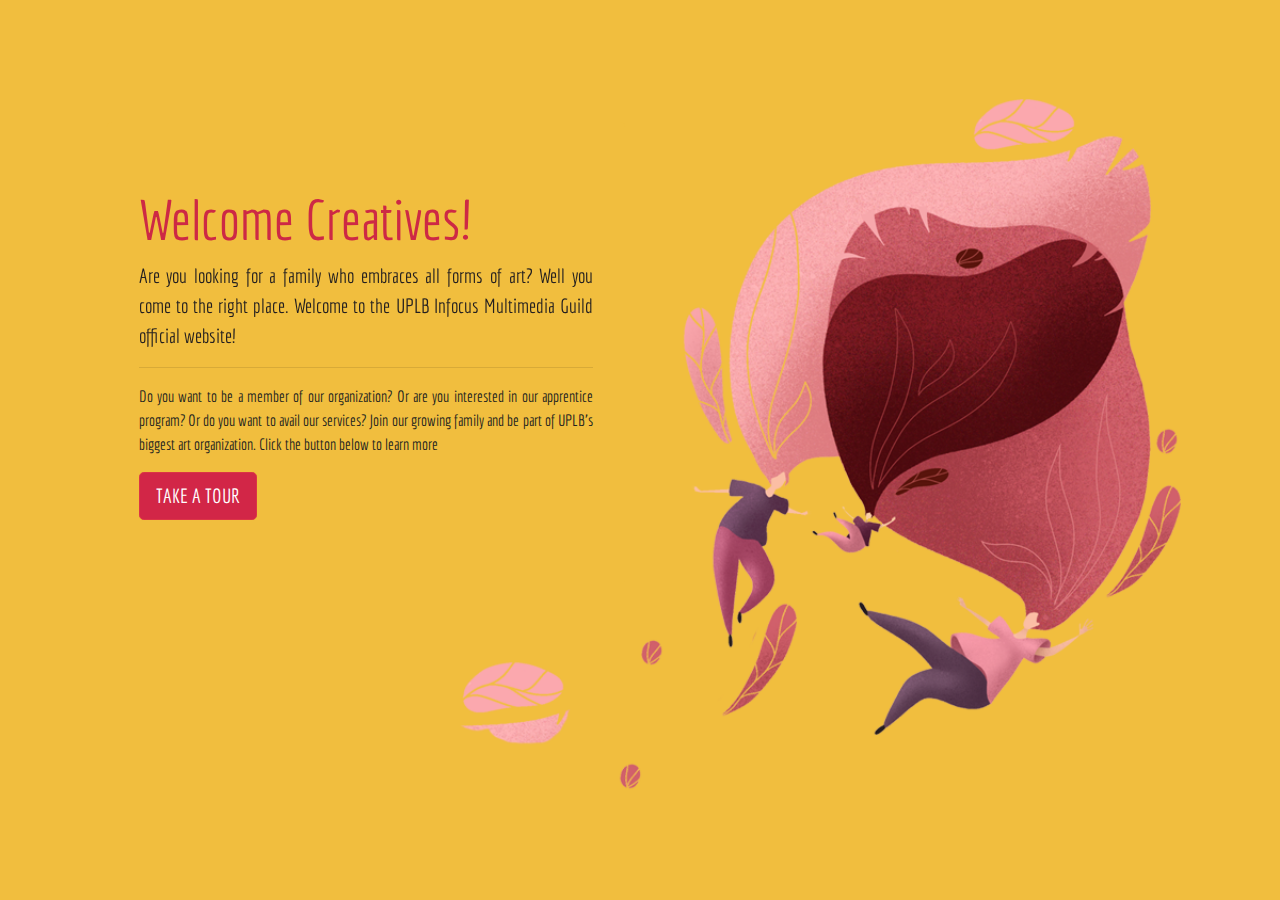
<file: index.html>
<!DOCTYPE html>
<html>
<head>

	<meta charset="utf-8">
	<meta name="viewport" content="width=device-width, initial-scale=1.0,maximum-scale=1.0">
	<meta http-equiv="X-UA-Compatible" content="IE=Edge">

	<title>UPLB Infocus Multimedia Guild</title>

	<!-- fontawesome -->
	<link rel="stylesheet" href="https://use.fontawesome.com/releases/v5.4.1/css/all.css" integrity="sha384-5sAR7xN1Nv6T6+dT2mhtzEpVJvfS3NScPQTrOxhwjIuvcA67KV2R5Jz6kr4abQsz" crossorigin="anonymous">

	<!-- bootstrap css -->
	<link rel="stylesheet" href="https://maxcdn.bootstrapcdn.com/bootstrap/4.1.3/css/bootstrap.min.css">
	<script src="https://ajax.googleapis.com/ajax/libs/jquery/3.3.1/jquery.min.js"></script>
	<script src="https://cdnjs.cloudflare.com/ajax/libs/popper.js/1.14.3/umd/popper.min.js"></script>
	<script src="https://maxcdn.bootstrapcdn.com/bootstrap/4.1.3/js/bootstrap.min.js"></script>


	<!-- external css -->
	<link rel="stylesheet" type="text/css" href="assets/css/style.css">

	<!-- fabicon -->
	<link rel="icon" type="image/gif/png" href="assets/images/logo-img.png">

	<!-- google fonts -->
	<link href="https://fonts.googleapis.com/css?family=Advent+Pro:300|Economica" rel="stylesheet">

	<!-- aos animate -->
	<link href="https://unpkg.com/aos@2.3.1/dist/aos.css" rel="stylesheet">
</head>
<body>
	<div class="container-fluid index-body">
		<div class="row">
			<div class="left-side col-lg-6 col-md-6 col-12">
				<div class="welcome-content">
					<div class="jumbotron">
					  <h1 class="display-4" data-aos="zoom-in-right" data-aos-offset="300" data-aos-duration="1500">Welcome Creatives!</h1>
					  <p class="lead text-justify" data-aos="zoom-in-right" data-aos-offset="300" data-aos-duration="1500">Are you looking for a family who embraces all forms of art? Well you come to 
					  the right place. Welcome to the UPLB Infocus Multimedia Guild official website!</p>
					  <hr>
					  <p class="text-justify" >Do you want to be a member of our organization? Or are you interested in our apprentice program? Or do you want to avail our services? Join our growing family and be part of UPLB's biggest art organization. Click the button below to learn more</p>
					  <a class="btn btn-danger btn-lg" href="home.html" >TAKE A TOUR</a>
					</div>
			
					
				</div>
			</div>
		</div>
	</div>

	<!-- aos animate -->
	<script src="https://unpkg.com/aos@next/dist/aos.js"></script>
  	<script>
    	AOS.init();
  	</script>
</body>
</html>
</file>
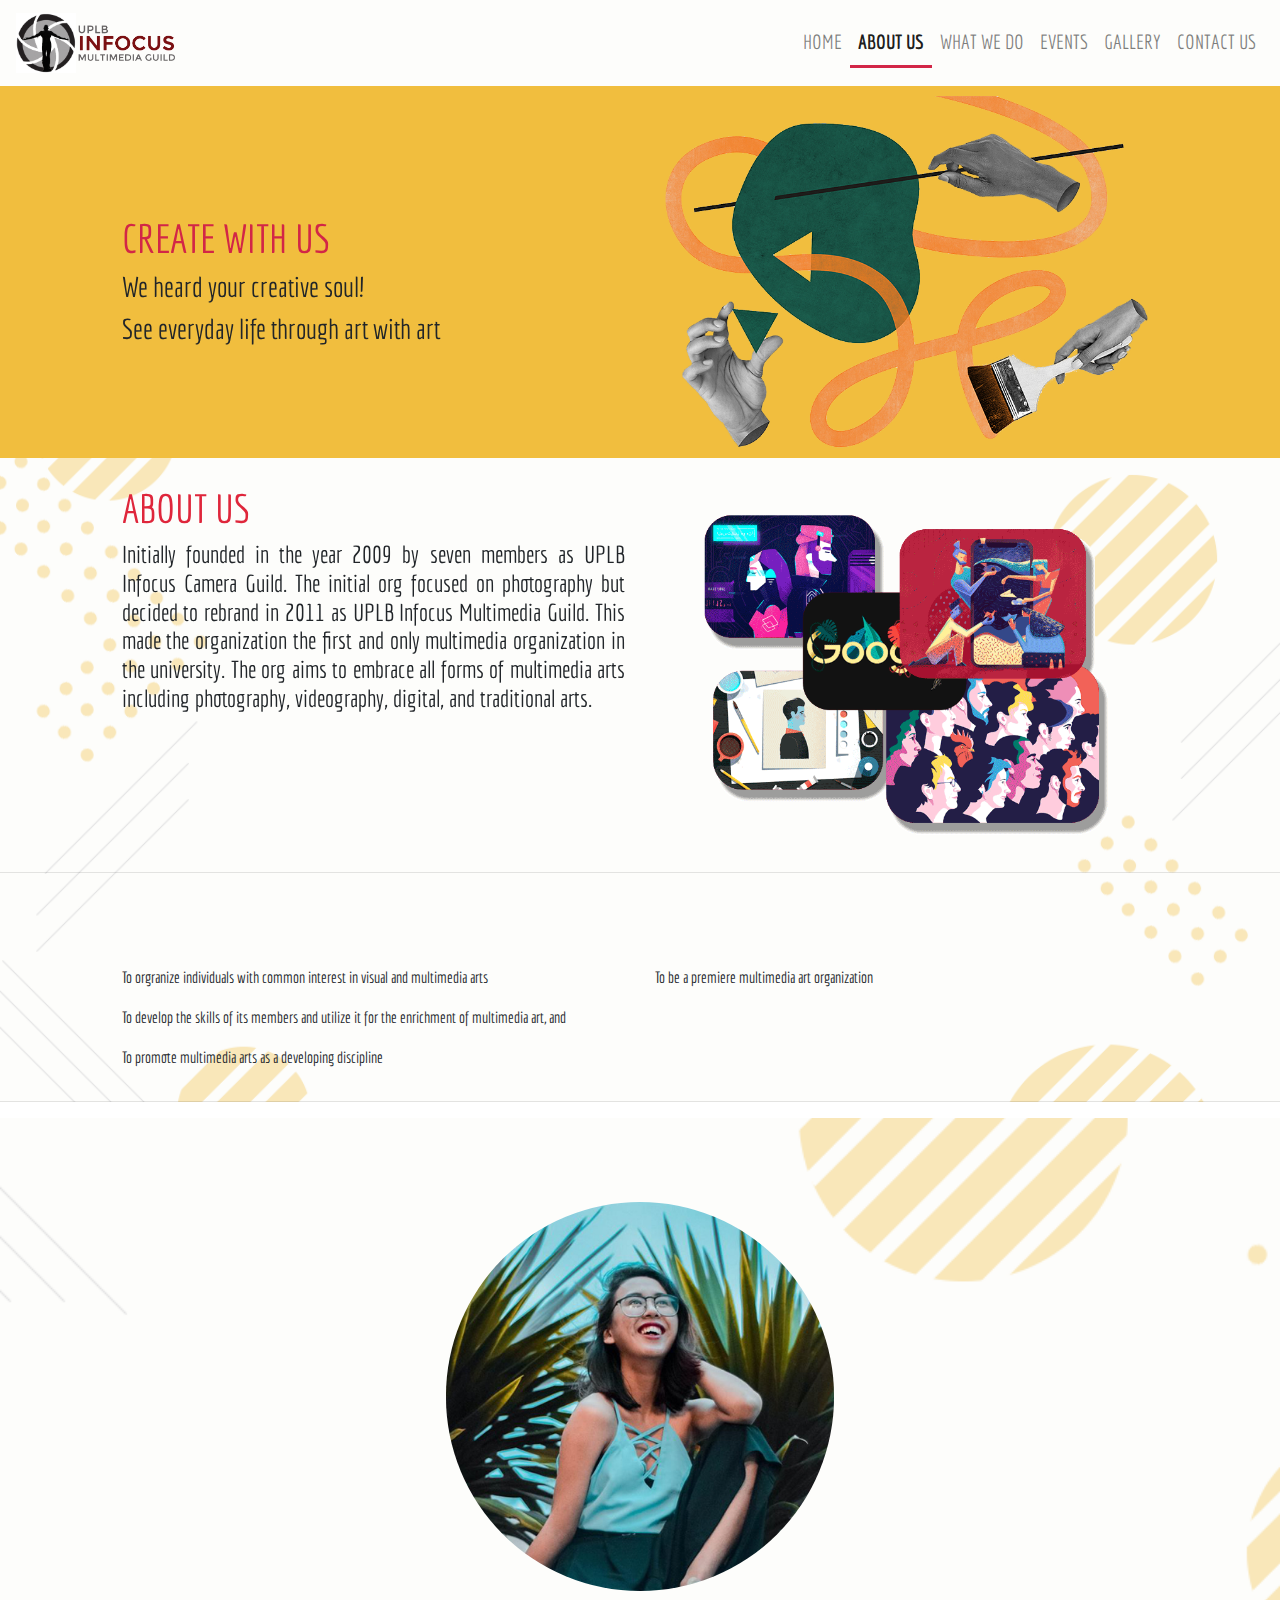
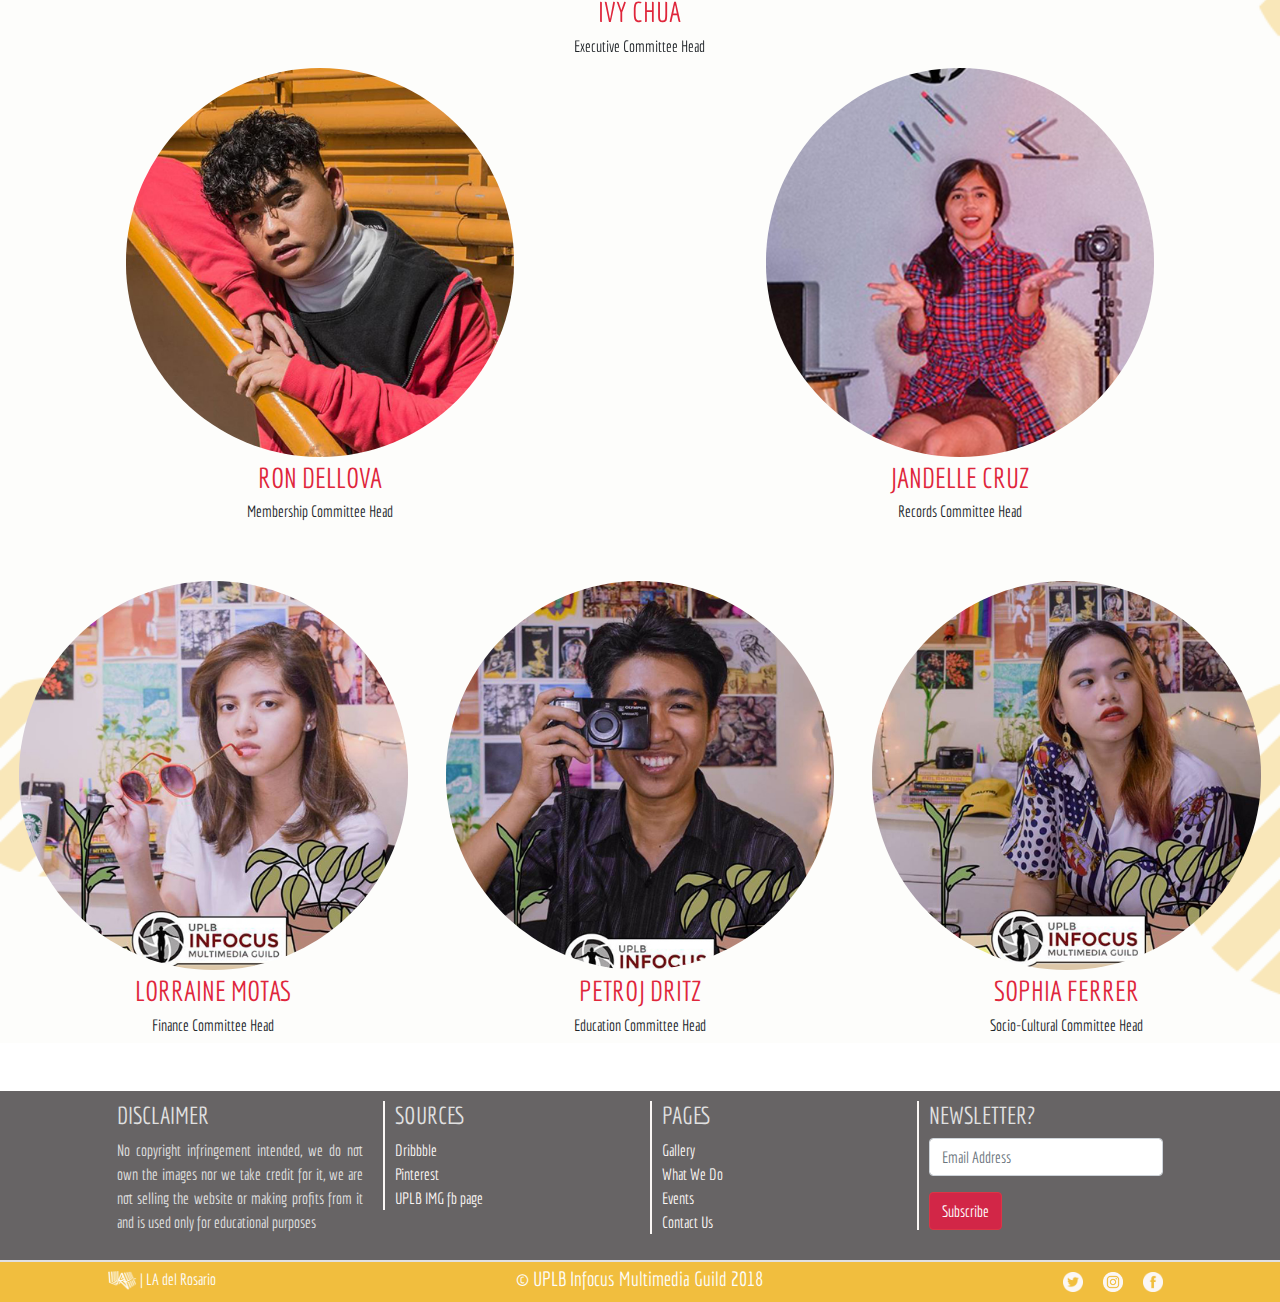
<file: about-us.html>
<!DOCTYPE html>
<html>
<head>

	<meta charset="utf-8">
	<meta name="viewport" content="width=device-width, initial-scale=1.0,maximum-scale=1.0">
	<meta http-equiv="X-UA-Compatible" content="IE=Edge">

	<title>UPLB Infocus Multimedia Guild</title>

	<!-- fontawesome -->
	<link rel="stylesheet" href="https://use.fontawesome.com/releases/v5.4.1/css/all.css" integrity="sha384-5sAR7xN1Nv6T6+dT2mhtzEpVJvfS3NScPQTrOxhwjIuvcA67KV2R5Jz6kr4abQsz" crossorigin="anonymous">

	<!-- bootstrap css -->
	<link rel="stylesheet" href="https://maxcdn.bootstrapcdn.com/bootstrap/4.1.3/css/bootstrap.min.css">
	<script src="https://ajax.googleapis.com/ajax/libs/jquery/3.3.1/jquery.min.js"></script>
	<script src="https://cdnjs.cloudflare.com/ajax/libs/popper.js/1.14.3/umd/popper.min.js"></script>
	<script src="https://maxcdn.bootstrapcdn.com/bootstrap/4.1.3/js/bootstrap.min.js"></script>


	<!-- external css -->
	<link rel="stylesheet" type="text/css" href="assets/css/style.css">

	<!-- fabicon -->
	<link rel="icon" type="image/gif/png" href="assets/images/logo-img.png">

	<!-- google fonts -->
	<link href="https://fonts.googleapis.com/css?family=Advent+Pro:300|Economica|Electrolize|Monda|Orbitron" rel="stylesheet">

	<!-- aos animate -->
	<link href="https://unpkg.com/aos@2.3.1/dist/aos.css" rel="stylesheet">

</head>
<body>
	<nav id="navbar" class="navbar navbar-expand-lg navbar-light sticky-top"> <!-- start of nav -->
		<a class="navbar-brand" href="index.html"><img src="assets/images/logo-img.jpg" class="logo-menu"><img src="assets/images/logo-text.png" class="logo-menu-text"></a>

		<button class="navbar-toggler" type="button" data-toggle="collapse" data-target="#navbar-nav">
			<span class="navbar-toggler-icon"></span>
		</button>

		<div id="navbar-nav" class="collapse navbar-collapse">
			<ul class="navbar-nav ml-auto">
				<li class="nav-item">
					<a href="home.html" class="nav-link">HOME</a>
				</li>
				<li class="nav-item">
					<a href="about-us.html" class="nav-link active">ABOUT US</a>
				</li>
				<li class="nav-item">
					<a href="what-we-do.html" class="nav-link">WHAT WE DO</a>
				</li>
				<li class="nav-item">
					<a href="events.html" class="nav-link">EVENTS</a>
				</li>
				<li class="nav-item">
					<a href="gallery.html" class="nav-link">GALLERY</a>
				</li>
				<li class="nav-item">
					<a href="contact-us.html" class="nav-link">CONTACT US</a>
				</li>
			</ul>
		</div>
	</nav> <!-- end of navbar -->

 	<div class="container-fluid">
		<div class="row">
			<div class=" col-12 col-md-12 col-lg-12 px-0">
				<div class="row mx-0 header-section">
					<div class="header-contact-text col-lg-5 offset-lg-1 col-md-6 col-12">
						<h1 data-aos="zoom-in-right" data-aos-offset="300" data-aos-duration="1500">CREATE WITH US</h1>
						<h3 data-aos="zoom-in-right" data-aos-offset="300" data-aos-duration="1500">We heard your creative soul!</h3>
						<h3 data-aos="zoom-in-right" data-aos-offset="300" data-aos-duration="1500">See everyday life through art with art</h3>
					</div>
					<div class="col-lg-5 col-md-6 col-12 ">
						<img src="assets/images/about-us/about-us-header.png" class="contact-image img-fluid">
					</div>
				</div>
				<div class="main-background"> 
					<div class="row about-us mx-0">
						<div class="col-lg-5 offset-lg-1 col-md-6 col-12 about-text">
							<h1 class="red" data-aos="zoom-in-right" data-aos-offset="300" data-aos-duration="1500">ABOUT US</h1>
							<h4 data-aos="zoom-in-right" data-aos-offset="300" data-aos-duration="1500">Initially founded in the year 2009 by seven members as UPLB Infocus Camera Guild. The initial
							org focused on photography but decided to rebrand in 2011 as UPLB Infocus Multimedia Guild. This made
							the organization the first and only multimedia organization in the university. The org aims to embrace all
							forms of multimedia arts including photography, videography, digital, and traditional arts.</h4>
						</div>

						<div class="col-lg-5 col-md-6 col-12">
							<img src="assets/images/about-us/about-gif.gif" class="contact-image img-fluid">
						</div>
					</div>

					<hr>

					<div class="row mission-vision mx-0">
						<div class="col-lg-5 offset-lg-1 col-md-12 col-12">
							<h1 data-aos="zoom-in-up" data-aos-duration="1500">MISSION</h1>
							<p >To orgranize individuals with common interest in visual and multimedia arts</p>
							<p>To develop the skills of its members and utilize it for the enrichment of multimedia art, and</p>
							<p>To promote multimedia arts as a developing discipline</p>
						</div>
						<div class="col-lg-5 col-md-12 col-12">
							<h1 data-aos="zoom-in-up" data-aos-duration="1500">VISION</h1>
							<p>To be a premiere multimedia art organization</p>
						</div>
					</div>

					<hr>
				</div>
				<div class="main-background">
					<div class="row mx-0">
						<div class="col-12">
							<h1 class="text-center my-3 red" data-aos="zoom-in-up" data-aos-duration="1500">MEET THE EXECUTIVE COMMITTEE</h1>
						</div>
					</div>

					<div class="row mx-0">
						<div class="col-lg-4 offset-lg-4 col-md-4 offset-md-4 col-6 offset-3 text-center">
							<img src="assets/images/about-us/team1.jpg" class="img-fluid img-circle">
							<h3 class="red">IVY CHUA</h3>
							<h6>Executive Committee Head</h6>
						</div>
					</div>

					<div class="row mx-0">
						<div class="col-lg-4 offset-lg-1 col-md-4 offset-md-1 col-4 offset-1 text-center">
							<img src="assets/images/about-us/team2.jpg" class="img-fluid img-circle">
							<h3 class="red">RON DELLOVA</h3>
							<h6>Membership Committee Head</h6>
						</div>

						<div class="col-lg-4 offset-lg-2 col-md-4 offset-md-2 col-4 offset-2 text-center">
							<img src="assets/images/about-us/team3.jpg" class="img-fluid img-circle">
							<h3 class="red">JANDELLE CRUZ</h3>
							<h6>Records Committee Head</h6>
						</div>
					</div>

				
					<div class="row mx-0 my-5">
						<div class="col-lg-4 col-md-4 col-4 text-center">
							<img src="assets/images/about-us/team5.jpg" class="img-fluid img-circle">
							<h3 class="red">LORRAINE MOTAS</h3>
							<h6>Finance Committee Head</h6>
						</div>

						<div class="col-lg-4 col-md-4 col-4 text-center">
							<img src="assets/images/about-us/team4.jpg" class="img-fluid img-circle">
							<h3 class="red">PETROJ DRITZ</h3>
							<h6>Education Committee Head</h6>
						</div>

						<div class="col-lg-4 col-md-4 col-4 text-center">
							<img src="assets/images/about-us/team6.jpg" class="img-fluid img-circle">
							<h3 class="red">SOPHIA FERRER</h3>
							<h6>Socio-Cultural Committee Head</h6>
						</div>
					</div>
					
					
				</div>
			</div>
		</div>
	</div> <!-- end of fluid container -->

	<!-- start of footer -->
	<footer class="container-fluid px-0 mx-0">

		<div class="row mx-0">
			<div class="col-lg-10 offset-lg-1 col-md-12 col-12">
				<div class="row">
					<div class="col-lg-3 col-md-3 col-3 footer-col">
						
						<h4>DISCLAIMER</h4>
						<p>No copyright infringement intended, we do not own the images nor we take credit for it, we are not selling the website or making profits from it and is used only for educational purposes</p>
						
					</div>
					<div class="col-lg-3 col-md-3 col-3 footer-col">
						<div class="footer-col-1">
						<h4>SOURCES</h4>
						<ul>
							<li><a href="https://dribbble.com/" target="_blank">Dribbble</a></li>
							<li><a href="https://www.pinterest.ph/" target="_blank">Pinterest</a></li>
							<li><a href="https://www.facebook.com/uplbimg" target="_blank">UPLB IMG fb page</a></li>
						</ul>
						</div>
					</div>
					<div class="col-lg-3 col-md-3 col-3  footer-col">
						<div class="footer-col-1">
						<h4>PAGES</h4>
						<ul>
							<li><a href="gallery.html">Gallery</a></li>
							<li><a href="what-we-do.html">What We Do</a></li>
							<li><a href="events.html">Events</a></li>
							<li><a href="contact-us.html">Contact Us</a></li>
						</ul>
						</div>
					</div>
					<div class="col-lg-3 col-md-3 col-3 footer-col">
						<div class="footer-col-1">
						<h4>NEWSLETTER?</h4>
						<form>
						  <div class="form-group">
						    <input type="email" class="form-control" id="exampleInputEmail1" aria-describedby="emailHelp" placeholder="Email Address"> 
						  </div>
						  <!-- <div class="form-group">
						    <input type="text" class="form-control" id="exampleInputPassword1" placeholder="Name">
						  </div> -->
						  	<button type="submit" class="btn  btn-danger mx-auto">Subscribe</button>
						</form>
						</div>
					</div>
				</div>
			</div>
		</div>

		<div class="row last-footer mx-0">
			<div class="col-lg-10 offset-lg-1 col-md-12 col-12">
				<div class="row">
					<div class="col-lg-4 col-md-4 col-4 la-section px-0">
						<a href="https://la-delrosario.github.io/portfolio01/" target="_blank" class="LA-logo"><img src="assets/images/social-media/logo.png" class="LA-logo"> | LA del Rosario</a>
					</div>
					<div class="col-lg-4 col-md-4 col-4 copyright-section text-center">
						<h5 class="text-center">&copy; UPLB Infocus Multimedia Guild 2018</h5>
					</div>
					<div class="col-lg-4 col-md-4 col-4 px-0">
						<a href="https://www.facebook.com/uplbimg" target="_blank"><img src="assets/images/social-media/fb-logo.png" class="socials-footer"></a>
						<a href="https://www.instagram.com/uplbimg/" target="_blank"><img src="assets/images/social-media/instagram-logo.png" class="socials-footer"></a>
						<a href="https://twitter.com/uplbimg" target="_blank"><img src="assets/images/social-media/twitter-logo.png" class="socials-footer"></a>
					</div>
				</div>
			</div>
		</div>
	</footer>			
	
	<!-- aos animate -->
	<script src="https://unpkg.com/aos@next/dist/aos.js"></script>
  	<script>
    	AOS.init();
  	</script>

</body>
</html>
</file>
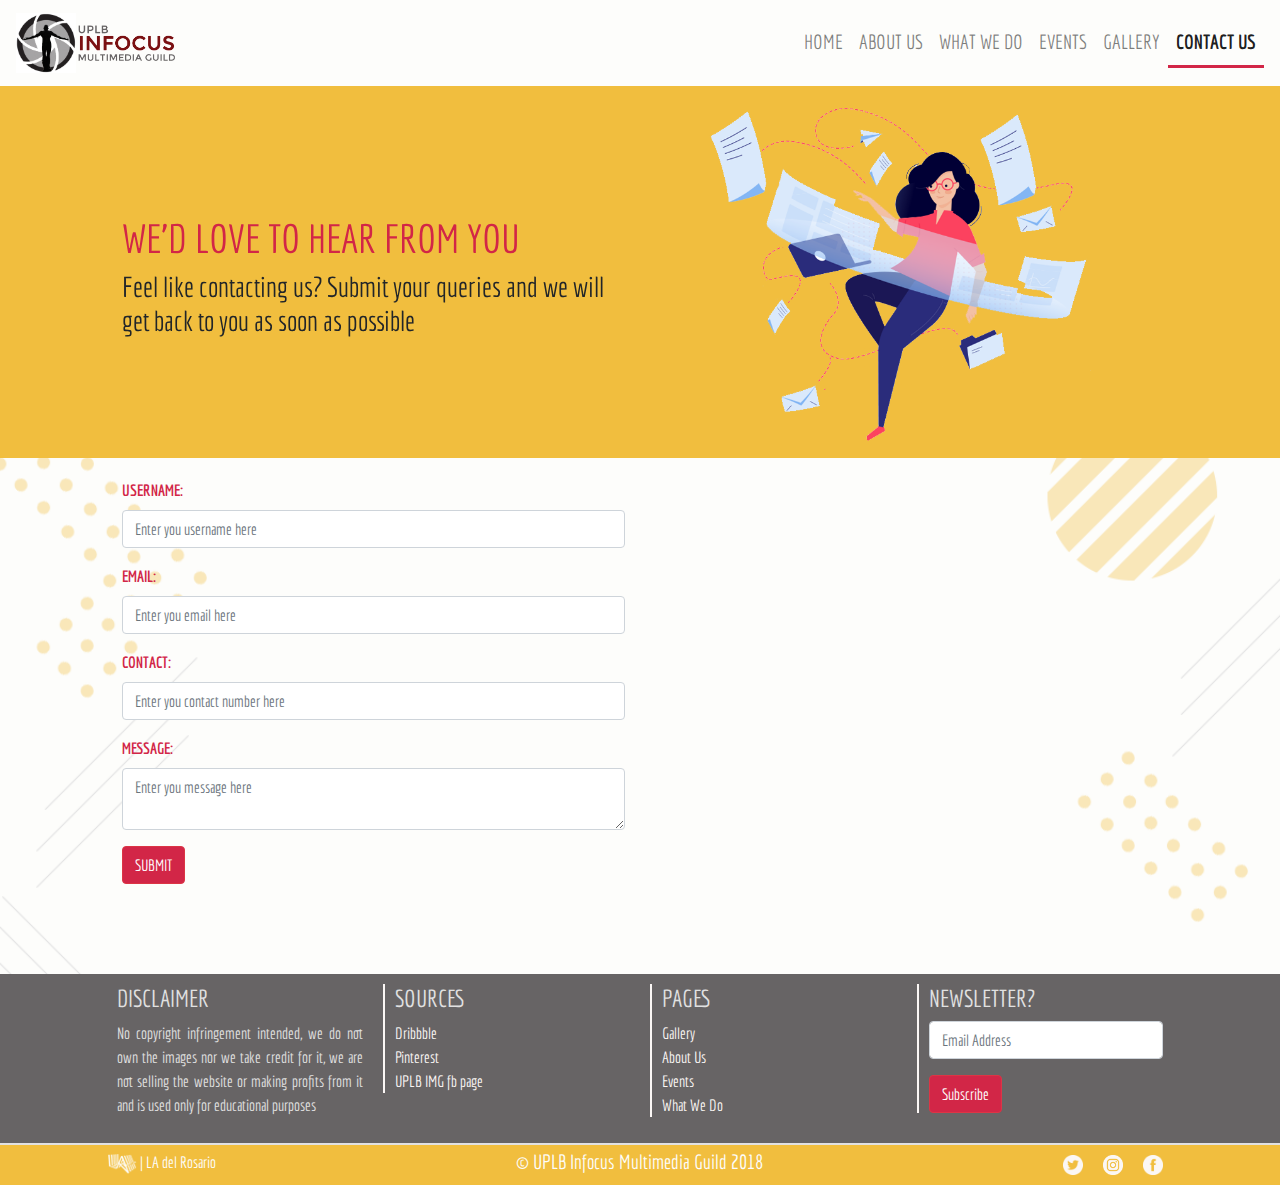
<file: contact-us.html>
<!DOCTYPE html>
<html>
<head>

	<meta charset="utf-8">
	<meta name="viewport" content="width=device-width, initial-scale=1.0,maximum-scale=1.0">
	<meta http-equiv="X-UA-Compatible" content="IE=Edge">

	<title>UPLB Infocus Multimedia Guild</title>

	<!-- fontawesome -->
	<link rel="stylesheet" href="https://use.fontawesome.com/releases/v5.4.1/css/all.css" integrity="sha384-5sAR7xN1Nv6T6+dT2mhtzEpVJvfS3NScPQTrOxhwjIuvcA67KV2R5Jz6kr4abQsz" crossorigin="anonymous">

	<!-- bootstrap css -->
	<link rel="stylesheet" href="https://maxcdn.bootstrapcdn.com/bootstrap/4.1.3/css/bootstrap.min.css">
	<script src="https://ajax.googleapis.com/ajax/libs/jquery/3.3.1/jquery.min.js"></script>
	<script src="https://cdnjs.cloudflare.com/ajax/libs/popper.js/1.14.3/umd/popper.min.js"></script>
	<script src="https://maxcdn.bootstrapcdn.com/bootstrap/4.1.3/js/bootstrap.min.js"></script>


	<!-- external css -->
	<link rel="stylesheet" type="text/css" href="assets/css/style.css">

	<!-- fabicon -->
	<link rel="icon" type="image/gif/png" href="assets/images/logo-img.png">

	<!-- google fonts -->
	<link href="https://fonts.googleapis.com/css?family=Advent+Pro:300|Economica" rel="stylesheet">

	<!-- aos animate -->
	<link href="https://unpkg.com/aos@2.3.1/dist/aos.css" rel="stylesheet">
</head>
<body>
	<nav id="navbar" class="navbar navbar-expand-lg navbar-light sticky-top"> <!-- start of nav -->
		<a class="navbar-brand" href="index.html"><img src="assets/images/logo-img.jpg" class="logo-menu"><img src="assets/images/logo-text.png" class="logo-menu-text"></a>

		<button class="navbar-toggler" type="button" data-toggle="collapse" data-target="#navbar-nav">
			<span class="navbar-toggler-icon"></span>
		</button>

		<div id="navbar-nav" class="collapse navbar-collapse">
			<ul class="navbar-nav ml-auto">
				<li class="nav-item">
					<a href="home.html" class="nav-link">HOME</a>
				</li>
				<li class="nav-item">
					<a href="about-us.html" class="nav-link">ABOUT US</a>
				</li>
				<li class="nav-item">
					<a href="what-we-do.html" class="nav-link">WHAT WE DO</a>
				</li>
				<li class="nav-item">
					<a href="events.html" class="nav-link">EVENTS</a>
				</li>
				<li class="nav-item">
					<a href="gallery.html" class="nav-link">GALLERY</a>
				</li>
				<li class="nav-item">
					<a href="contact-us.html" class="nav-link active">CONTACT US</a>
				</li>
			</ul>
		</div>
	</nav> <!-- end of navbar -->

 	<div class="container-fluid">
		<div class="row">
			<div class="header-section col-12 col-md-12 col-lg-12">
				<div class="row">
					<div class="header-contact-text col-lg-5 offset-lg-1 col-md-6 col-12" data-aos="zoom-in-right" data-aos-offset="300" data-aos-duration="1500">
						<h1>WE'D LOVE TO HEAR FROM YOU</h1>
						<h3>Feel like contacting us? Submit your queries and we will get back to you as soon as possible</h3>
					</div>

					<div class="header-contact-image col-lg-5 col-md-6 col-12 float-right">
						<img src="assets/images/contact/contact-header.png" class="contact-image img-fluid">
					</div>
				</div>
			</div>
		</div>

		<div class="row  main-background"> <!-- start of form section-->
			<div class="col-lg-10 offset-lg-1 col-md-12 col-12">
				<div class="row form-and-maps">
					<div class="col-12 col-md-6">
						<form id="form">
								<div class="form-group">
									<label for="username">USERNAME:</label>
									<input type="text" id="username" class="form-control" placeholder="Enter you username here">
								</div> <!-- end of form group -->	

								<div class="form-group">
									<label for="email">EMAIL:</label>
									<input type="email" id="email" class="form-control" placeholder="Enter you email here">
								</div> <!-- end of form group -->	

								<div class="form-group">
									<label for="contact">CONTACT:</label>
									<input type="number" id="contact" class="form-control" placeholder="Enter you contact number here">
								</div> <!-- end of form group -->	

								<div class="form-group">
									<label for="message">MESSAGE:</label>
									<textarea id="message" class="form-control" placeholder="Enter you message here"></textarea>
								</div> <!-- end of form group -->	

								<button class="btn btn btn-danger">SUBMIT</button>

						</form>
					</div> <!-- end form column -->

					<div class="col-12 col-md-6">
						<iframe src="https://www.google.com/maps/embed?pb=!1m18!1m12!1m3!1d3868.5073933623744!2d121.2393719150398!3d14.165033790080983!2m3!1f0!2f0!3f0!3m2!1i1024!2i768!4f13.1!3m3!1m2!1s0x33bd60b5d8b1bd67%3A0xddd6a3e4ddc58725!2sUPLB+Oblation%2C+Los+Ba%C3%B1os%2C+Laguna!5e0!3m2!1sen!2sph!4v1540794137852" width="100%" height="450" frameborder="0" style="border:0; margin-top: 20px;" allowfullscreen></iframe>
					</div> <!-- end google maps -->
				</div>
			</div>
		</div> <!-- end of form section -->

	
	</div> <!-- end of fluid container -->

	<!-- start of footer -->
	<footer class="container-fluid px-0 mx-0">

		<div class="row mx-0">
			<div class="col-lg-10 offset-lg-1 col-md-12 col-12">
				<div class="row">
					<div class="col-lg-3 col-md-3 col-3 footer-col">
						
						<h4>DISCLAIMER</h4>
						<p>No copyright infringement intended, we do not own the images nor we take credit for it, we are not selling the website or making profits from it and is used only for educational purposes</p>
						
					</div>
					<div class="col-lg-3 col-md-3 col-3 footer-col">
						<div class="footer-col-1">
						<h4>SOURCES</h4>
						<ul>
							<li><a href="https://dribbble.com/" target="_blank">Dribbble</a></li>
							<li><a href="https://www.pinterest.ph/" target="_blank">Pinterest</a></li>
							<li><a href="https://www.facebook.com/uplbimg" target="_blank">UPLB IMG fb page</a></li>
						</ul>
						</div>
					</div>
					<div class="col-lg-3 col-md-3 col-3  footer-col">
						<div class="footer-col-1">
						<h4>PAGES</h4>
						<ul>
							<li><a href="gallery.html">Gallery</a></li>
							<li><a href="about-us.html">About Us</a></li>
							<li><a href="events.html">Events</a></li>
							<li><a href="what-we-do.html">What We Do</a></li>
						</ul>
						</div>
					</div>
					<div class="col-lg-3 col-md-3 col-3 footer-col">
						<div class="footer-col-1">
						<h4>NEWSLETTER?</h4>
						<form>
						  <div class="form-group">
						    <input type="email" class="form-control" id="exampleInputEmail1" aria-describedby="emailHelp" placeholder="Email Address"> 
						  </div>
						  <!-- <div class="form-group">
						    <input type="text" class="form-control" id="exampleInputPassword1" placeholder="Name">
						  </div> -->
						  	<button type="submit" class="btn  btn-danger mx-auto">Subscribe</button>
						</form>
						</div>
					</div>
				</div>
			</div>
		</div>

		<div class="row last-footer mx-0">
			<div class="col-lg-10 offset-lg-1 col-md-12 col-12">
				<div class="row">
					<div class="col-lg-4 col-md-4 col-4 la-section px-0">
						<a href="https://la-delrosario.github.io/portfolio01/" target="_blank"><img src="assets/images/social-media/logo.png" class="LA-logo"> | LA del Rosario</a>
					</div>
					<div class="col-lg-4 col-md-4 col-4 copyright-section text-center">
						<h5 class="text-center">&copy; UPLB Infocus Multimedia Guild 2018</h5>
					</div>
					<div class="col-lg-4 col-md-4 col-4 px-0">
						<a href="https://www.facebook.com/uplbimg" target="_blank"><img src="assets/images/social-media/fb-logo.png" class="socials-footer"></a>
						<a href="https://www.instagram.com/uplbimg/" target="_blank"><img src="assets/images/social-media/instagram-logo.png" class="socials-footer"></a>
						<a href="https://twitter.com/uplbimg" target="_blank"><img src="assets/images/social-media/twitter-logo.png" class="socials-footer"></a>
					</div>
				</div>
			</div>
		</div>
	</footer>
	
	<script src="https://unpkg.com/aos@next/dist/aos.js"></script>
  	<script>
    	AOS.init();
  	</script>
	
</body>
</html>
</file>
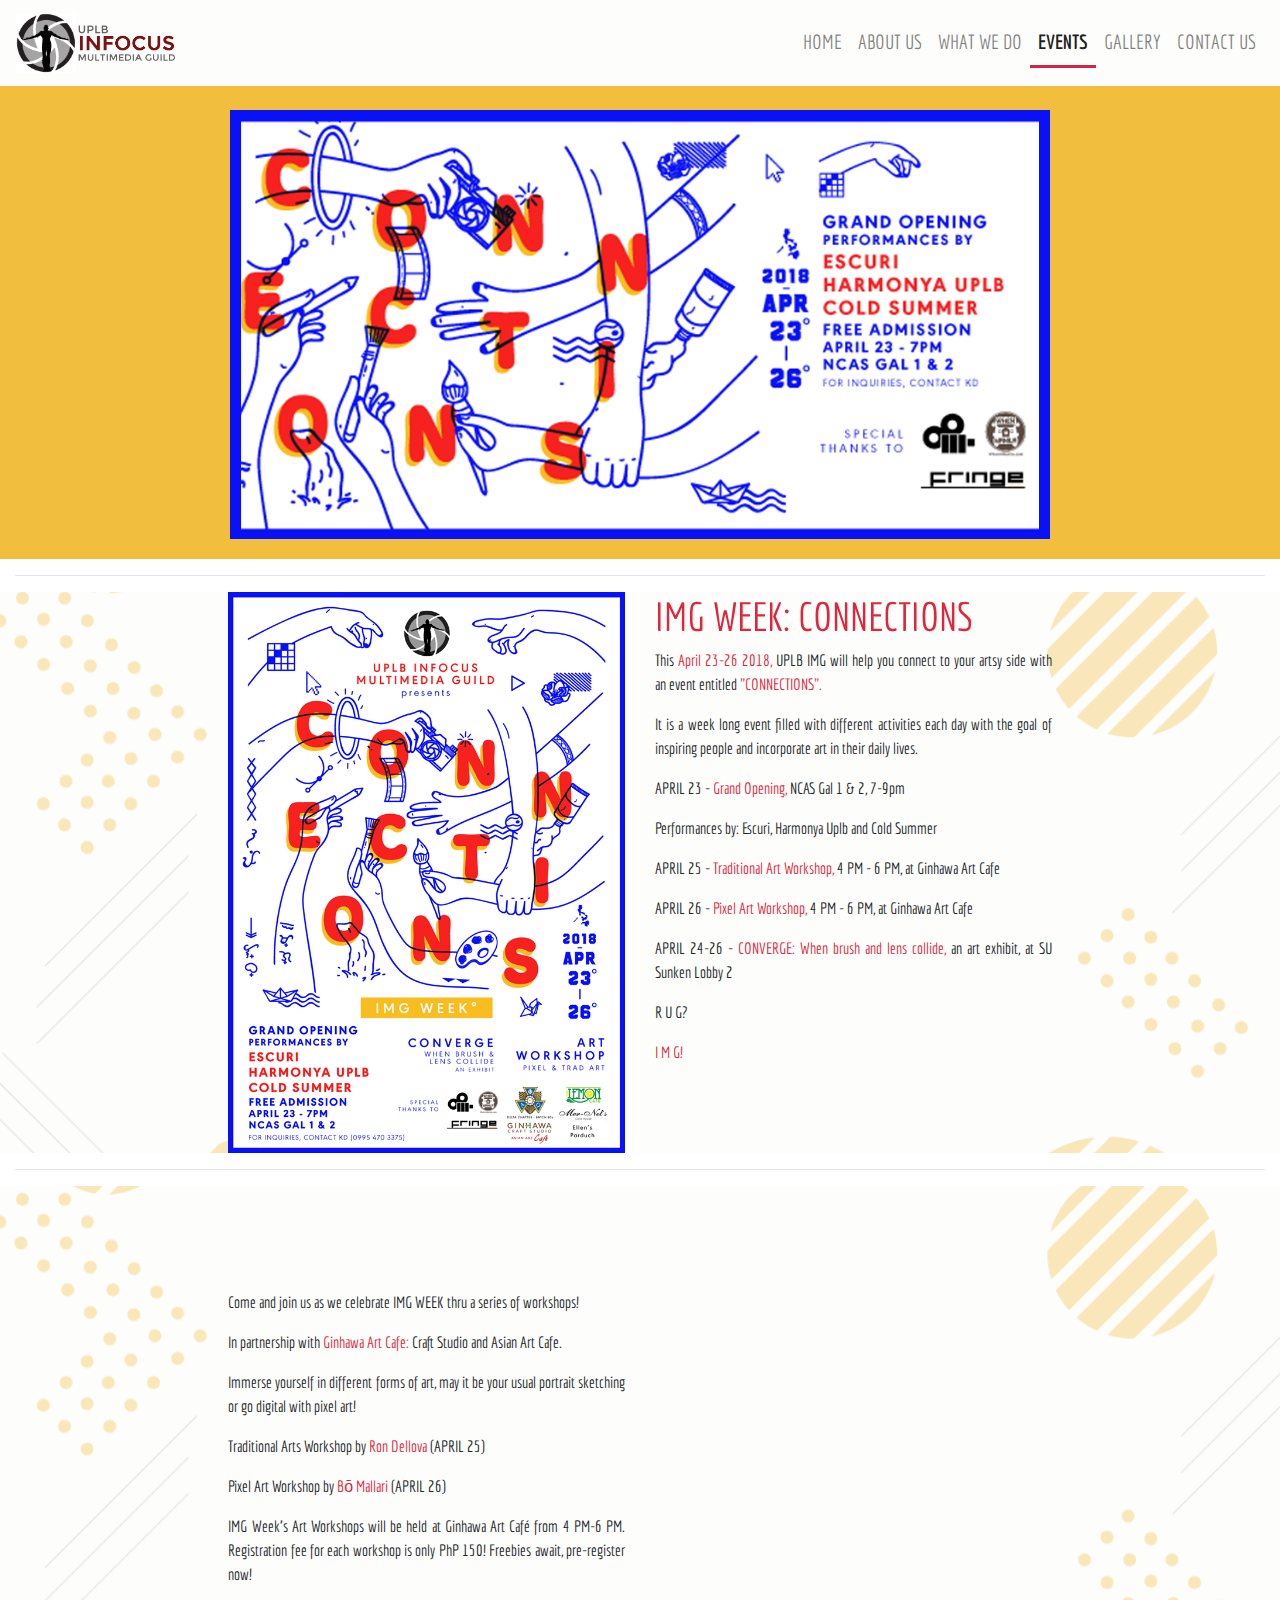
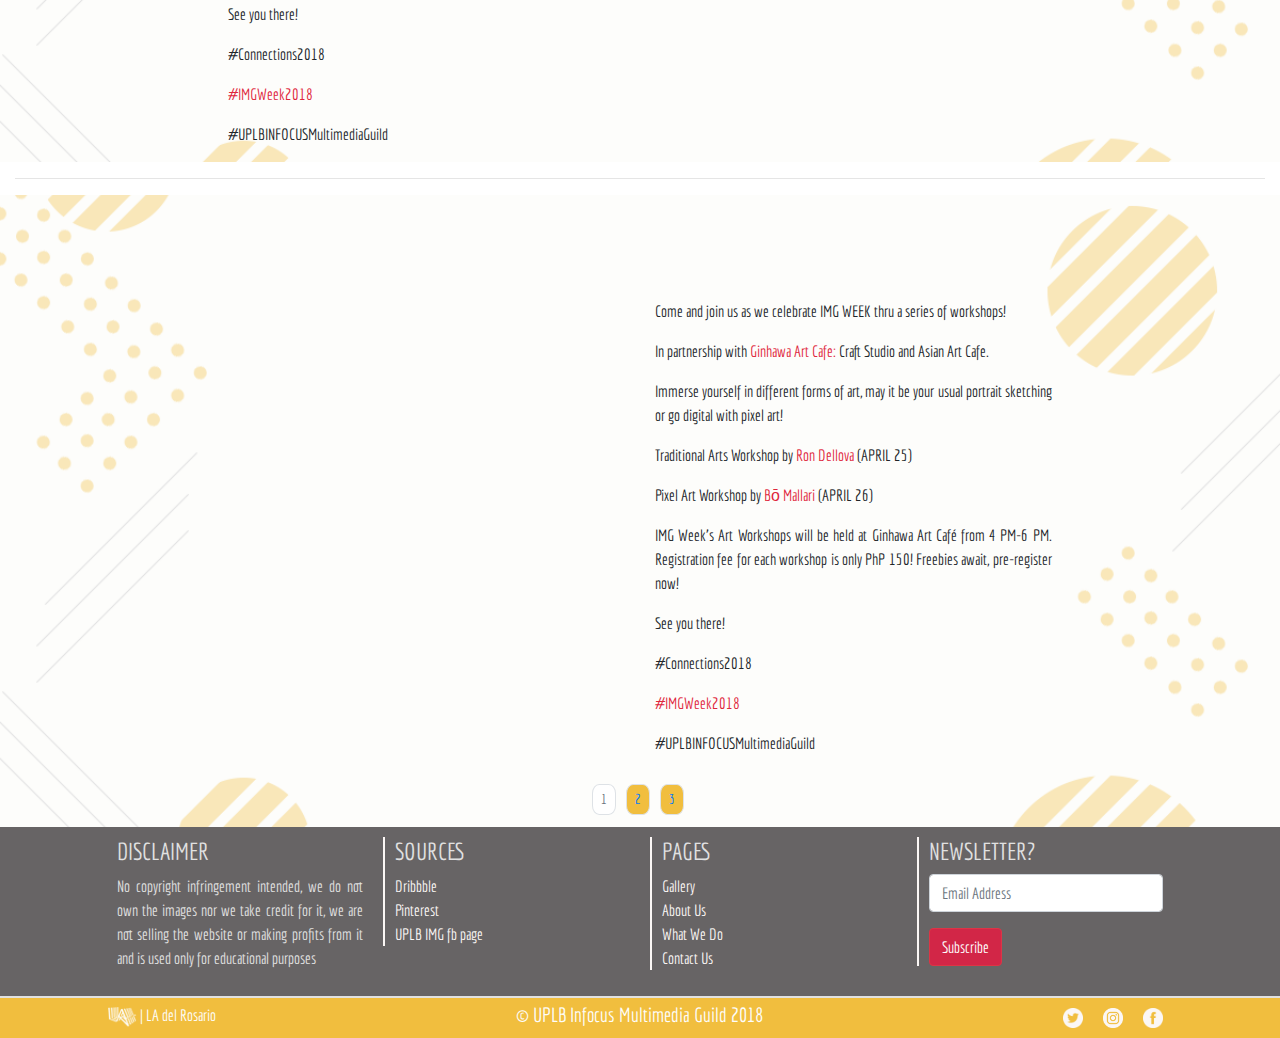
<file: events.html>
<!DOCTYPE html>
<html>
<head>

	<meta charset="utf-8">
	<meta name="viewport" content="width=device-width, initial-scale=1.0,maximum-scale=1.0">
	<meta http-equiv="X-UA-Compatible" content="IE=Edge">

	<title>UPLB Infocus Multimedia Guild</title>

	<!-- fontawesome -->
	<link rel="stylesheet" href="https://use.fontawesome.com/releases/v5.4.1/css/all.css" integrity="sha384-5sAR7xN1Nv6T6+dT2mhtzEpVJvfS3NScPQTrOxhwjIuvcA67KV2R5Jz6kr4abQsz" crossorigin="anonymous">

	<!-- bootstrap css -->
	<link rel="stylesheet" href="https://maxcdn.bootstrapcdn.com/bootstrap/4.1.3/css/bootstrap.min.css">
	<script src="https://ajax.googleapis.com/ajax/libs/jquery/3.3.1/jquery.min.js"></script>
	<script src="https://cdnjs.cloudflare.com/ajax/libs/popper.js/1.14.3/umd/popper.min.js"></script>
	<script src="https://maxcdn.bootstrapcdn.com/bootstrap/4.1.3/js/bootstrap.min.js"></script>


	<!-- external css -->
	<link rel="stylesheet" type="text/css" href="assets/css/style.css">

	<!-- fabicon -->
	<link rel="icon" type="image/gif/png" href="assets/images/logo-img.png">

	<!-- google fonts -->
	<link href="https://fonts.googleapis.com/css?family=Advent+Pro:300|Economica" rel="stylesheet">

	<!-- aos animate -->
	<link href="https://unpkg.com/aos@2.3.1/dist/aos.css" rel="stylesheet">
</head>
<body>
	<nav id="navbar" class="navbar navbar-expand-lg navbar-light sticky-top"> <!-- start of nav -->
		<a class="navbar-brand" href="index.html"><img src="assets/images/logo-img.jpg" class="logo-menu"><img src="assets/images/logo-text.png" class="logo-menu-text"></a>

		<button class="navbar-toggler" type="button" data-toggle="collapse" data-target="#navbar-nav">
			<span class="navbar-toggler-icon"></span>
		</button>

		<div id="navbar-nav" class="collapse navbar-collapse">
			<ul class="navbar-nav ml-auto">
				<li class="nav-item">
					<a href="home.html" class="nav-link">HOME</a>
				</li>
				<li class="nav-item">
					<a href="about-us.html" class="nav-link">ABOUT US</a>
				</li>
				<li class="nav-item">
					<a href="what-we-do.html" class="nav-link">WHAT WE DO</a>
				</li>
				<li class="nav-item">
					<a href="events.html" class="nav-link active">EVENTS</a>
				</li>
				<li class="nav-item">
					<a href="gallery.html" class="nav-link">GALLERY</a>
				</li>
				<li class="nav-item">
					<a href="contact-us.html" class="nav-link">CONTACT US</a>
				</li>
			</ul>
		</div>
	</nav> <!-- end of navbar -->

 	<div class="container-fluid">
 		<div class="row">
 			<div class="header-section-events col-lg-12 col-md-12 col-12">
				<div class="header-contact-text col-lg-10 offset-lg-1 col-md-10 offset-md-1 col-12">
					<img class="events-header-image img-fluid" src="assets/images/events/events-header-1.png">
				</div>
			</div>
		</div>
		
		<hr>
		<div class="row main-background">
			<div class="col-lg-8 offset-lg-2 col-md-10 offset-md-1 col-10 offset-1">
				<div class="row">
					<div class="col-lg-6 col-md-6 col-12">
						<img class="img-fluid "src="assets/images/events/events1.png" data-aos="zoom-in-right" data-aos-duration="1500">
					</div>
					<div class="event-content col-lg-6 col-md-6 col-12">
						<h1 class="red" data-aos="zoom-in-left" data-aos-duration="1500">IMG WEEK: CONNECTIONS</h1>
						<p class="text-justify">This <span class="red">April 23-26 2018,</span> UPLB IMG will help you connect to your artsy side with an event entitled <span class="red">"CONNECTIONS".</span>

						<p class="text-justify">It is a week long event filled with different activities each day with the goal of inspiring people and incorporate art in their daily lives.</p>

						<p class="text-justify">APRIL 23 - <span class="red">Grand Opening,</span> NCAS Gal 1 & 2, 7-9pm</p>
						<p class="text-justify">Performances by: Escuri, Harmonya Uplb and Cold Summer</p>

						<p class="text-justify">APRIL 25 - <span class="red">Traditional Art Workshop,</span> 4 PM - 6 PM, at Ginhawa Art Cafe</p>

						<p class="text-justify">APRIL 26 - <span class="red">Pixel Art Workshop,</span> 4 PM - 6 PM, at Ginhawa Art Cafe</p>

						<p class="text-justify">APRIL 24-26 - <span class="red">CONVERGE: When brush and lens collide,</span> an art exhibit, at SU Sunken Lobby 2</p>

						<p>R U G?</p>
						<p class="red">I M G!</p>
					</div>
				</div>
			</div>
		</div>
		<hr>

		<div class="row main-background">
			<div class="col-lg-8 offset-lg-2 col-md-10 offset-md-1 col-10 offset-1">
				<div class="row">
					<div class="event-content col-lg-6 order-lg-1 col-md-6 order-md-1 col-12 order-2">
						<h1 class="red" data-aos="zoom-in-right" data-aos-duration="1500">IMG WEEK: TRADITIONAL ARTS WORKSHOP</h1>
						<p class="text-justify">Come and join us as we celebrate IMG WEEK thru a series of workshops!</p>

						<p class="text-justify">In partnership with <span class="red">Ginhawa Art Cafe:</span> Craft Studio and Asian Art Cafe.</p>

						<p class="text-justify">Immerse yourself in different forms of art, may it be your usual portrait sketching or go digital with pixel art!</p>

						<p class="text-justify">Traditional Arts Workshop by <span class="red">Ron Dellova</span> (APRIL 25)</p>
						<p class="text-justify">Pixel Art Workshop by <span class="red">Bō Mallari</span> (APRIL 26)</p>

						<p class="text-justify">IMG Week’s Art Workshops will be held at Ginhawa Art Café from 4 PM-6 PM. Registration fee for each workshop is only PhP 150! Freebies await, pre-register now!</p>

						<p>See you there!</p>
						<p>#Connections2018</p>
						<p class="red">#IMGWeek2018</p>
						<p>#UPLBINFOCUSMultimediaGuild </p>
					</div>
					<div class="col-lg-6 order-lg-2 col-md-6 order-md-1 col-12 order-1">
						<img class="img-fluid" src="assets/images/events/events2.jpg" data-aos="zoom-in-left" data-aos-duration="1500">
					</div>
				</div>
			</div>
		</div>

		<hr>

		<div class="row main-background">
			<div class="col-lg-8 offset-lg-2 col-md-10 offset-md-1 col-10 offset-1">
				<div class="row">
					<div class="col-lg-6 col-md-6 col-12">
						<img class="img-fluid" src="assets/images/events/events3.png" data-aos="zoom-in-right" data-aos-duration="1500">
					</div>
					<div class="event-content col-lg-6 col-md-6 col-12">
						<h1 class="red" data-aos="zoom-in-left" data-aos-duration="1500">IMG WEEK: PIXEL ART WORKSHOP</h1>
						<p class="text-justify">Come and join us as we celebrate IMG WEEK thru a series of workshops!</p>

						<p class="text-justify">In partnership with <span class="red">Ginhawa Art Cafe:</span> Craft Studio and Asian Art Cafe.</p>

						<p class="text-justify">Immerse yourself in different forms of art, may it be your usual portrait sketching or go digital with pixel art!</p>

						<p class="text-justify">Traditional Arts Workshop by <span class="red">Ron Dellova</span> (APRIL 25)</p>
						<p class="text-justify">Pixel Art Workshop by <span class="red">Bō Mallari</span> (APRIL 26)</p>

						<p class="text-justify">IMG Week’s Art Workshops will be held at Ginhawa Art Café from 4 PM-6 PM. Registration fee for each workshop is only PhP 150! Freebies await, pre-register now!</p>

						<p>See you there!</p>
						<p>#Connections2018</p>
						<p class="red">#IMGWeek2018</p>
						<p>#UPLBINFOCUSMultimediaGuild </p>
					</div>
					
				</div>
			</div>

			<div class="col-lg-12 col-md-12 col12">
				<nav aria-label="...">
					  <ul class="pagination pagination-sm justify-content-center">
					    <li class="page-item disabled">
					      <a class="page-link" href="#" tabindex="-1">1</a>
					    </li>
					    <li class="page-item"><a class="page-link" href="events2.html">2</a></li>
					    <li class="page-item"><a class="page-link" href="events3.html">3</a></li>
					  </ul>
				</nav>
			</div>
		</div>

		
	
	</div> <!-- end of fluid container -->

	<!-- start of footer -->
	<footer class="container-fluid px-0 mx-0">

		<div class="row mx-0">
			<div class="col-lg-10 offset-lg-1 col-md-12 col-12">
				<div class="row">
					<div class="col-lg-3 col-md-3 col-3 footer-col">
						
						<h4>DISCLAIMER</h4>
						<p>No copyright infringement intended, we do not own the images nor we take credit for it, we are not selling the website or making profits from it and is used only for educational purposes</p>
						
					</div>
					<div class="col-lg-3 col-md-3 col-3 footer-col">
						<div class="footer-col-1">
						<h4>SOURCES</h4>
						<ul>
							<li><a href="https://dribbble.com/" target="_blank">Dribbble</a></li>
							<li><a href="https://www.pinterest.ph/" target="_blank">Pinterest</a></li>
							<li><a href="https://www.facebook.com/uplbimg" target="_blank">UPLB IMG fb page</a></li>
						</ul>
						</div>
					</div>
					<div class="col-lg-3 col-md-3 col-3  footer-col">
						<div class="footer-col-1">
						<h4>PAGES</h4>
						<ul>
							<li><a href="gallery.html">Gallery</a></li>
							<li><a href="about-us.html">About Us</a></li>
							<li><a href="what-we-do.html">What We Do</a></li>
							<li><a href="contact-us.html">Contact Us</a></li>
						</ul>
						</div>
					</div>
					<div class="col-lg-3 col-md-3 col-3 footer-col">
						<div class="footer-col-1">
						<h4>NEWSLETTER?</h4>
						<form>
						  <div class="form-group">
						    <input type="email" class="form-control" id="exampleInputEmail1" aria-describedby="emailHelp" placeholder="Email Address"> 
						  </div>
						  <!-- <div class="form-group">
						    <input type="text" class="form-control" id="exampleInputPassword1" placeholder="Name">
						  </div> -->
						  	<button type="submit" class="btn  btn-danger mx-auto">Subscribe</button>
						</form>
						</div>
					</div>
				</div>
			</div>
		</div>

		<div class="row last-footer mx-0">
			<div class="col-lg-10 offset-lg-1 col-md-12 col-12">
				<div class="row">
					<div class="col-lg-4 col-md-4 col-4 la-section px-0">
						<a href="https://la-delrosario.github.io/portfolio01/" target="_blank"><img src="assets/images/social-media/logo.png" class="LA-logo"> | LA del Rosario</a>
					</div>
					<div class="col-lg-4 col-md-4 col-4 copyright-section text-center">
						<h5 class="text-center">&copy; UPLB Infocus Multimedia Guild 2018</h5>
					</div>
					<div class="col-lg-4 col-md-4 col-4 px-0">
						<a href="https://www.facebook.com/uplbimg" target="_blank"><img src="assets/images/social-media/fb-logo.png" class="socials-footer"></a>
						<a href="https://www.instagram.com/uplbimg/" target="_blank"><img src="assets/images/social-media/instagram-logo.png" class="socials-footer"></a>
						<a href="https://twitter.com/uplbimg" target="_blank"><img src="assets/images/social-media/twitter-logo.png" class="socials-footer"></a>
					</div>
				</div>
			</div>
		</div>
	</footer>
	
	<!-- aos animate -->
	<script src="https://unpkg.com/aos@next/dist/aos.js"></script>
  	<script>
    	AOS.init();
  	</script>
</body>
</html>
</file>
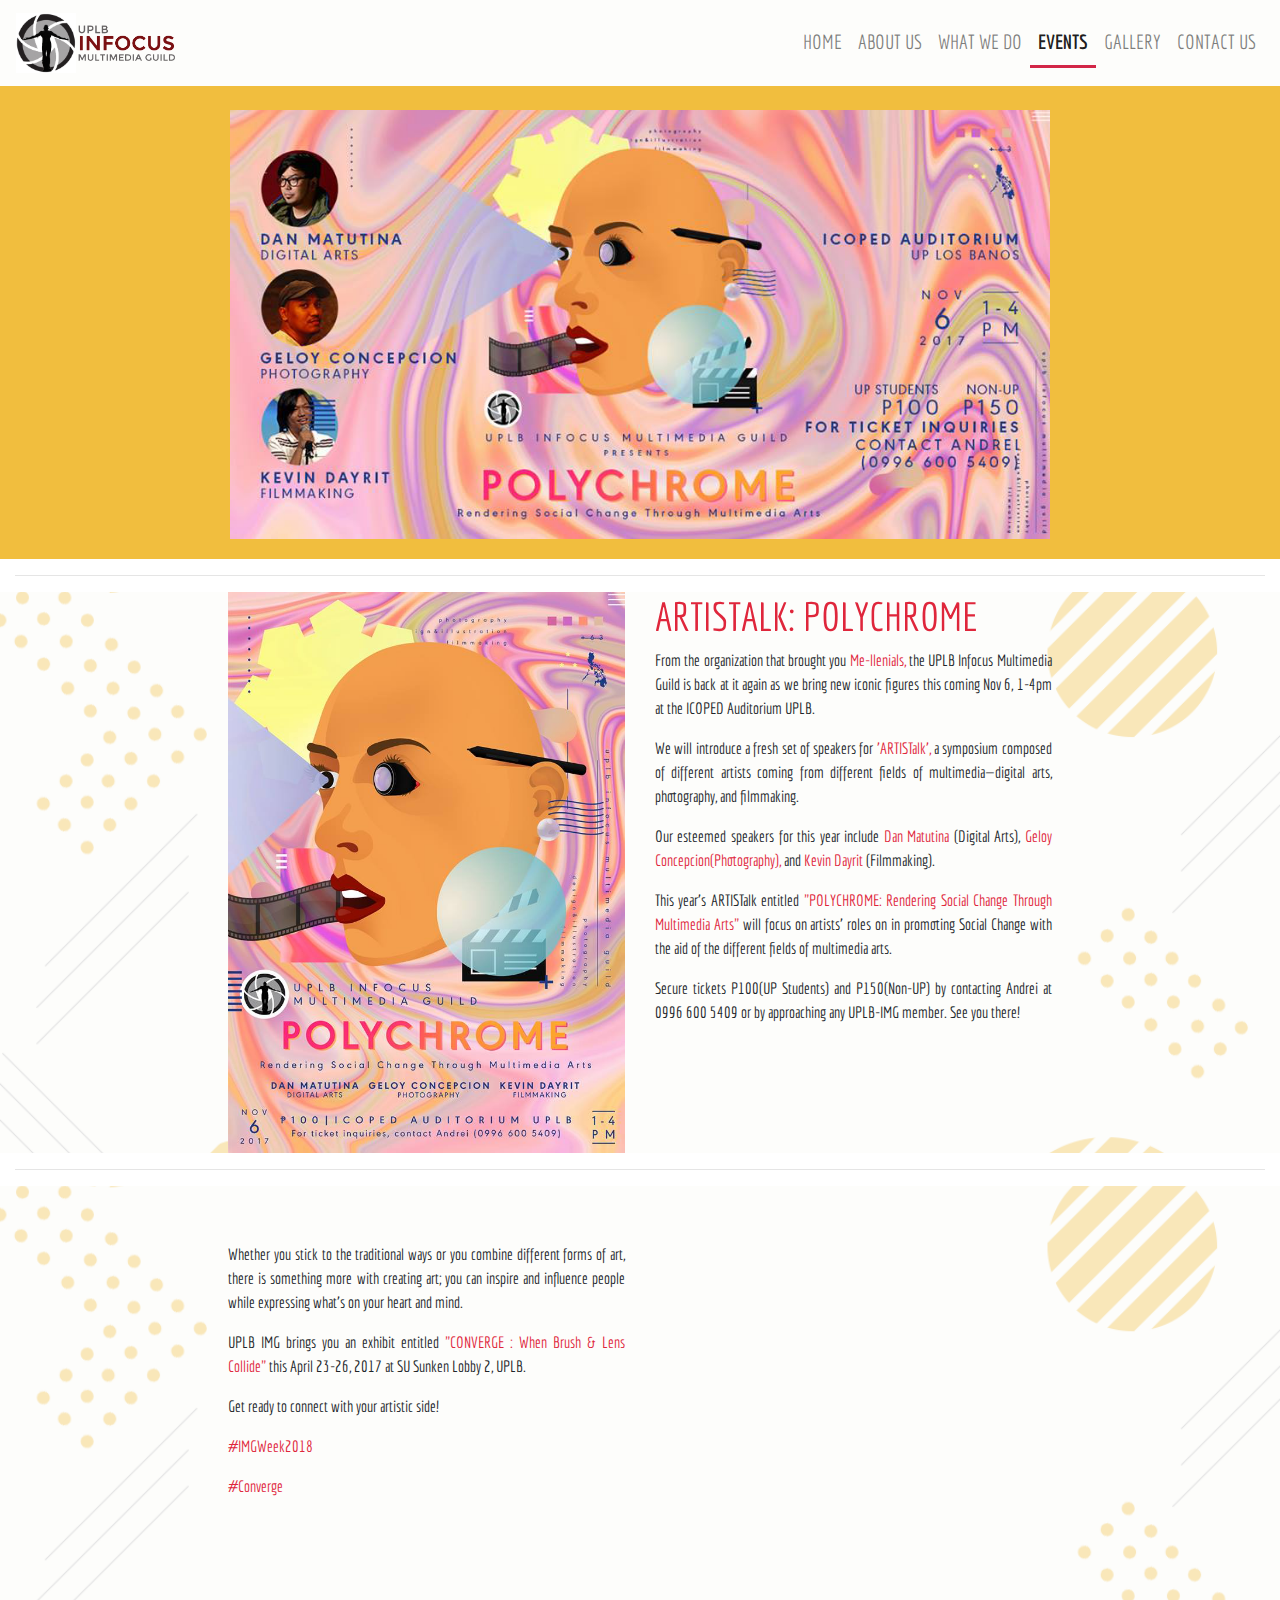
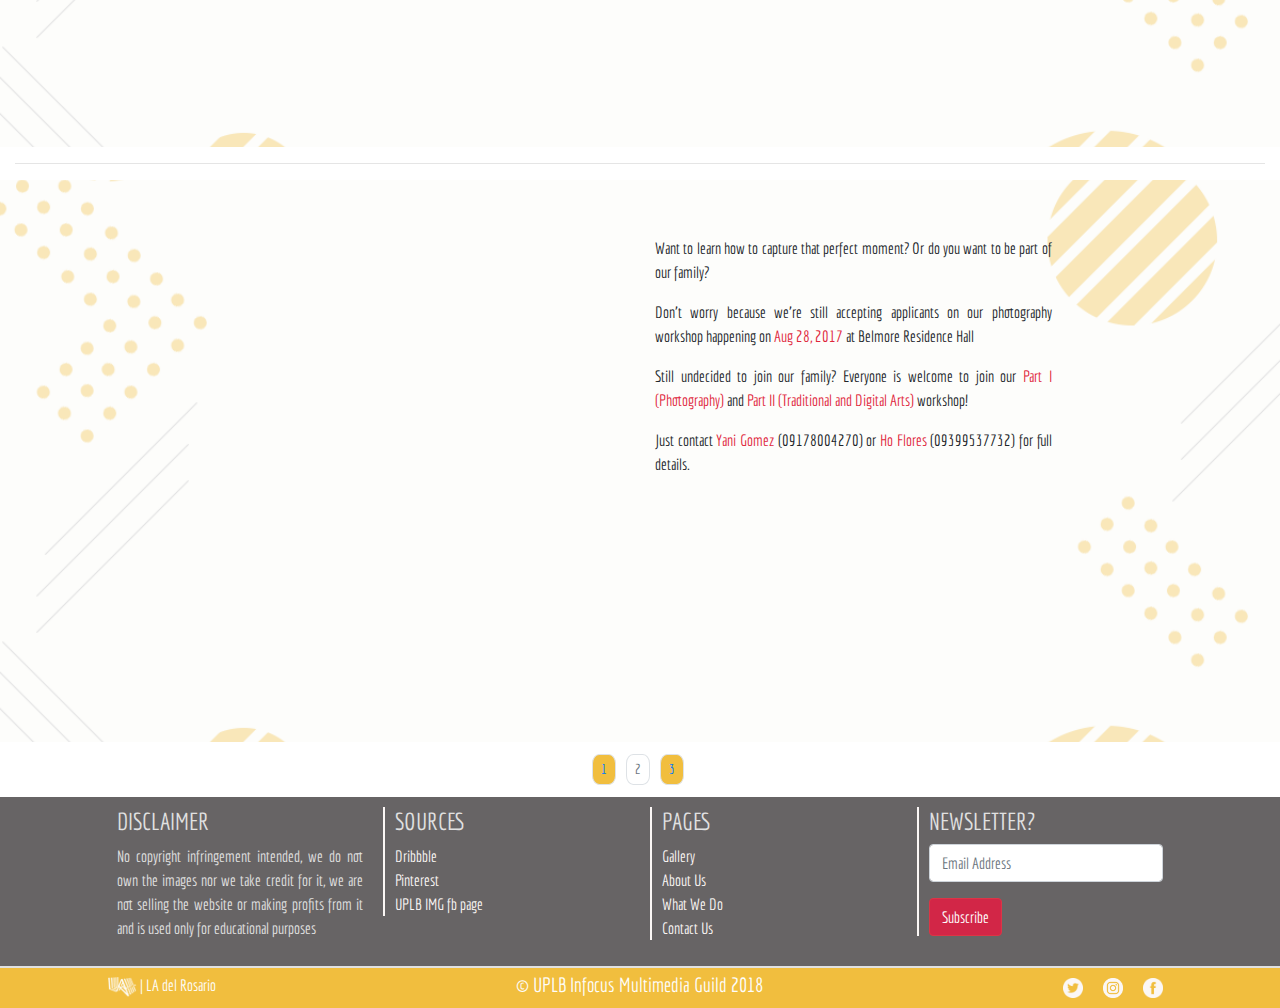
<file: events2.html>
<!DOCTYPE html>
<html>
<head>

	<meta charset="utf-8">
	<meta name="viewport" content="width=device-width, initial-scale=1.0,maximum-scale=1.0">
	<meta http-equiv="X-UA-Compatible" content="IE=Edge">

	<title>UPLB Infocus Multimedia Guild</title>

	<!-- fontawesome -->
	<link rel="stylesheet" href="https://use.fontawesome.com/releases/v5.4.1/css/all.css" integrity="sha384-5sAR7xN1Nv6T6+dT2mhtzEpVJvfS3NScPQTrOxhwjIuvcA67KV2R5Jz6kr4abQsz" crossorigin="anonymous">

	<!-- bootstrap css -->
	<link rel="stylesheet" href="https://maxcdn.bootstrapcdn.com/bootstrap/4.1.3/css/bootstrap.min.css">
	<script src="https://ajax.googleapis.com/ajax/libs/jquery/3.3.1/jquery.min.js"></script>
	<script src="https://cdnjs.cloudflare.com/ajax/libs/popper.js/1.14.3/umd/popper.min.js"></script>
	<script src="https://maxcdn.bootstrapcdn.com/bootstrap/4.1.3/js/bootstrap.min.js"></script>

	<!-- external css -->
	<link rel="stylesheet" type="text/css" href="assets/css/style.css">

	<!-- fabicon -->
	<link rel="icon" type="image/gif/png" href="assets/images/logo-img.png">

	<!-- google fonts -->
	<link href="https://fonts.googleapis.com/css?family=Advent+Pro:300|Economica" rel="stylesheet">
	
	<!-- aos animate -->
	<link href="https://unpkg.com/aos@2.3.1/dist/aos.css" rel="stylesheet">
</head>
<body>
	<nav id="navbar" class="navbar navbar-expand-lg navbar-light sticky-top"> <!-- start of nav -->
		<a class="navbar-brand" href="index.html"><img src="assets/images/logo-img.jpg" class="logo-menu"><img src="assets/images/logo-text.png" class="logo-menu-text"></a>

		<button class="navbar-toggler" type="button" data-toggle="collapse" data-target="#navbar-nav">
			<span class="navbar-toggler-icon"></span>
		</button>

		<div id="navbar-nav" class="collapse navbar-collapse">
			<ul class="navbar-nav ml-auto">
				<li class="nav-item">
					<a href="home.html" class="nav-link">HOME</a>
				</li>
				<li class="nav-item">
					<a href="about-us.html" class="nav-link">ABOUT US</a>
				</li>
				<li class="nav-item">
					<a href="what-we-do.html" class="nav-link">WHAT WE DO</a>
				</li>
				<li class="nav-item">
					<a href="events.html" class="nav-link active">EVENTS</a>
				</li>
				<li class="nav-item">
					<a href="gallery.html" class="nav-link">GALLERY</a>
				</li>
				<li class="nav-item">
					<a href="contact-us.html" class="nav-link">CONTACT US</a>
				</li>
			</ul>
		</div>
	</nav> <!-- end of navbar -->

 	<div class="container-fluid">
 		<div class="row">
 			<div class="header-section-events col-lg-12 col-md-12 col-12 mx-0">
				<div class="header-contact-text col-lg-10 offset-lg-1 col-md-10 offset-md-1 col-12">
					<img class="events-header-image img-fluid" src="assets/images/events/events-header-2.png">
				</div>
			</div>
		</div>
		
		<hr>
		<div class="row main-background">
			<div class="col-lg-8 offset-lg-2 col-md-10 offset-md-1 col-10 offset-1">
				<div class="row">
					<div class="col-lg-6 col-md-6 col-12">
						<img class="img-fluid" src="assets/images/events/events4.jpg" data-aos="zoom-in-right" data-aos-duration="1500">
					</div>
					<div class="event-content col-lg-6 col-md-6 col-12">
						<h1 class="red" data-aos="zoom-in-left" data-aos-duration="1500">ARTISTALK: POLYCHROME</h1>
						<p class="text-justify">From the organization that brought you <span class="red">Me-llenials,</span> the UPLB Infocus Multimedia Guild is back at it again as we bring new iconic figures this coming Nov 6, 1-4pm at the ICOPED Auditorium UPLB.</p>

						<p class="text-justify">We will introduce a fresh set of speakers for <span class="red">'ARTISTalk',</span> a symposium composed of different artists coming from different fields of multimedia—digital arts, photography, and filmmaking.</p>

						<p class="text-justify">Our esteemed speakers for this year include <span class="red">Dan Matutina</span> (Digital Arts), <span class="red">Geloy Concepcion(Photography),</span> and <span class="red">Kevin Dayrit</span> (Filmmaking).</p>

						<p class="text-justify">This year’s ARTISTalk entitled <span class="red">"POLYCHROME: Rendering Social Change Through Multimedia Arts"</span> will focus on artists' roles on in promoting Social Change with the aid of the different fields of multimedia arts.</p>

						<p class="text-justify">Secure tickets P100(UP Students) and P150(Non-UP) by contacting Andrei at 0996 600 5409 or by approaching any UPLB-IMG member. See you there!</p>
					</div>
				</div>
			</div>
		</div>
		<hr>

		<div class="row main-background">
			<div class="col-lg-8 offset-lg-2 col-md-10 offset-md-1 col-10 offset-1">
				<div class="row">
					<div class="event-content col-lg-6 order-lg-1 col-md-6 order-md-1 col-12 order-2">
						<h1 class="red" data-aos="zoom-in-right" data-aos-duration="1500">CONVERGE: AN EXHIBIT</h1>
						<p class="text-justify">Whether you stick to the traditional ways or you combine different forms of art, there is something more with creating art; you can inspire and influence people while expressing what's on your heart and mind.</p>

						<p class="text-justify">UPLB IMG brings you an exhibit entitled <span class="red">"CONVERGE : When Brush & Lens Collide"</span> this April 23-26, 2017 at SU Sunken Lobby 2, UPLB.</p>

						<p>Get ready to connect with your artistic side!</p>

						<p class="red">#IMGWeek2018</p>
						<p class="red">#Converge</p>
					</div>
					<div class="col-lg-6 order-lg-2 col-md-6 order-md-2 col-12 order-1">
						<img class="img-fluid" src="assets/images/events/events5.jpg" data-aos="zoom-in-left" data-aos-duration="1500">
					</div>
				</div>
			</div>
		</div>

		<hr>

		<div class="row main-background">
			<div class="col-lg-8 offset-lg-2 col-md-10 offset-md-1 col-10 offset-1">
				<div class="row">
					<div class="col-lg-6 col-md-6 col-12">
						<img class="img-fluid" src="assets/images/events/events6.png" data-aos="zoom-in-right" data-aos-duration="1500">
					</div>
					<div class="event-content col-lg-6 col-md-6 col-12">
						<h1 class="red" data-aos="zoom-in-left" data-aos-duration="1500">PHOTOGRAPHY WORKSHOP</h1>
						<p class="text-justify">Want to learn how to capture that perfect moment? Or do you want to be part of our family?</p>

						<p class="text-justify">Don't worry because we're still accepting applicants on our photography workshop happening on <span class="red">Aug 28, 2017</span> at Belmore Residence Hall</p>

						<p class="text-justify">Still undecided to join our family? Everyone is welcome to join our <span class="red">Part I (Photography)</span> and <span class="red">Part II (Traditional and Digital Arts)</span> workshop!</p>

						<p class="text-justify">Just contact <span class="red">Yani Gomez</span> (09178004270) or <span class="red">Ho Flores</span> (09399537732) for full details.</p>
					</div>
					
				</div>
			</div>
		</div>

		<div class="col-lg-12 col-md-12 col12">
			<nav aria-label="...">
				  <ul class="pagination pagination-sm justify-content-center">
				    <li class="page-item">
				      <a class="page-link" href="events.html" tabindex="-1">1</a>
				    </li>
				    <li class="page-item disabled"><a class="page-link" href="events2.html">2</a></li>
				    <li class="page-item"><a class="page-link" href="events3.html">3</a></li>
				  </ul>
			</nav>
		</div>
	
	</div> <!-- end of fluid container -->

	<!-- start of footer -->
	<footer class="container-fluid px-0 mx-0">

		<div class="row mx-0">
			<div class="col-lg-10 offset-lg-1 col-md-12 col-12">
				<div class="row">
					<div class="col-lg-3 col-md-3 col-3 footer-col">
						
						<h4>DISCLAIMER</h4>
						<p>No copyright infringement intended, we do not own the images nor we take credit for it, we are not selling the website or making profits from it and is used only for educational purposes</p>
						
					</div>
					<div class="col-lg-3 col-md-3 col-3 footer-col">
						<div class="footer-col-1">
						<h4>SOURCES</h4>
						<ul>
							<li><a href="https://dribbble.com/" target="_blank">Dribbble</a></li>
							<li><a href="https://www.pinterest.ph/" target="_blank">Pinterest</a></li>
							<li><a href="https://www.facebook.com/uplbimg" target="_blank">UPLB IMG fb page</a></li>
						</ul>
						</div>
					</div>
					<div class="col-lg-3 col-md-3 col-3  footer-col">
						<div class="footer-col-1">
						<h4>PAGES</h4>
						<ul>
							<li><a href="gallery.html">Gallery</a></li>
							<li><a href="about-us.html">About Us</a></li>
							<li><a href="what-we-do.html">What We Do</a></li>
							<li><a href="contact-us.html">Contact Us</a></li>
						</ul>
						</div>
					</div>
					<div class="col-lg-3 col-md-3 col-3 footer-col">
						<div class="footer-col-1">
						<h4>NEWSLETTER?</h4>
						<form>
						  <div class="form-group">
						    <input type="email" class="form-control" id="exampleInputEmail1" aria-describedby="emailHelp" placeholder="Email Address"> 
						  </div>
						  <!-- <div class="form-group">
						    <input type="text" class="form-control" id="exampleInputPassword1" placeholder="Name">
						  </div> -->
						  	<button type="submit" class="btn  btn-danger mx-auto">Subscribe</button>
						</form>
						</div>
					</div>
				</div>
			</div>
		</div>

		<div class="row last-footer mx-0">
			<div class="col-lg-10 offset-lg-1 col-md-12 col-12">
				<div class="row">
					<div class="col-lg-4 col-md-4 col-4 la-section px-0">
						<a href="https://la-delrosario.github.io/portfolio01/" target="_blank"><img src="assets/images/social-media/logo.png" class="LA-logo"> | LA del Rosario</a>
					</div>
					<div class="col-lg-4 col-md-4 col-4 copyright-section text-center">
						<h5 class="text-center">&copy; UPLB Infocus Multimedia Guild 2018</h5>
					</div>
					<div class="col-lg-4 col-md-4 col-4 px-0">
						<a href="https://www.facebook.com/uplbimg" target="_blank"><img src="assets/images/social-media/fb-logo.png" class="socials-footer"></a>
						<a href="https://www.instagram.com/uplbimg/" target="_blank"><img src="assets/images/social-media/instagram-logo.png" class="socials-footer"></a>
						<a href="https://twitter.com/uplbimg" target="_blank"><img src="assets/images/social-media/twitter-logo.png" class="socials-footer"></a>
					</div>
				</div>
			</div>
		</div>
	</footer>
	
	<!-- aos animate -->
	<script src="https://unpkg.com/aos@next/dist/aos.js"></script>
  	<script>
    	AOS.init();
  	</script>
</body>
</html>
</file>
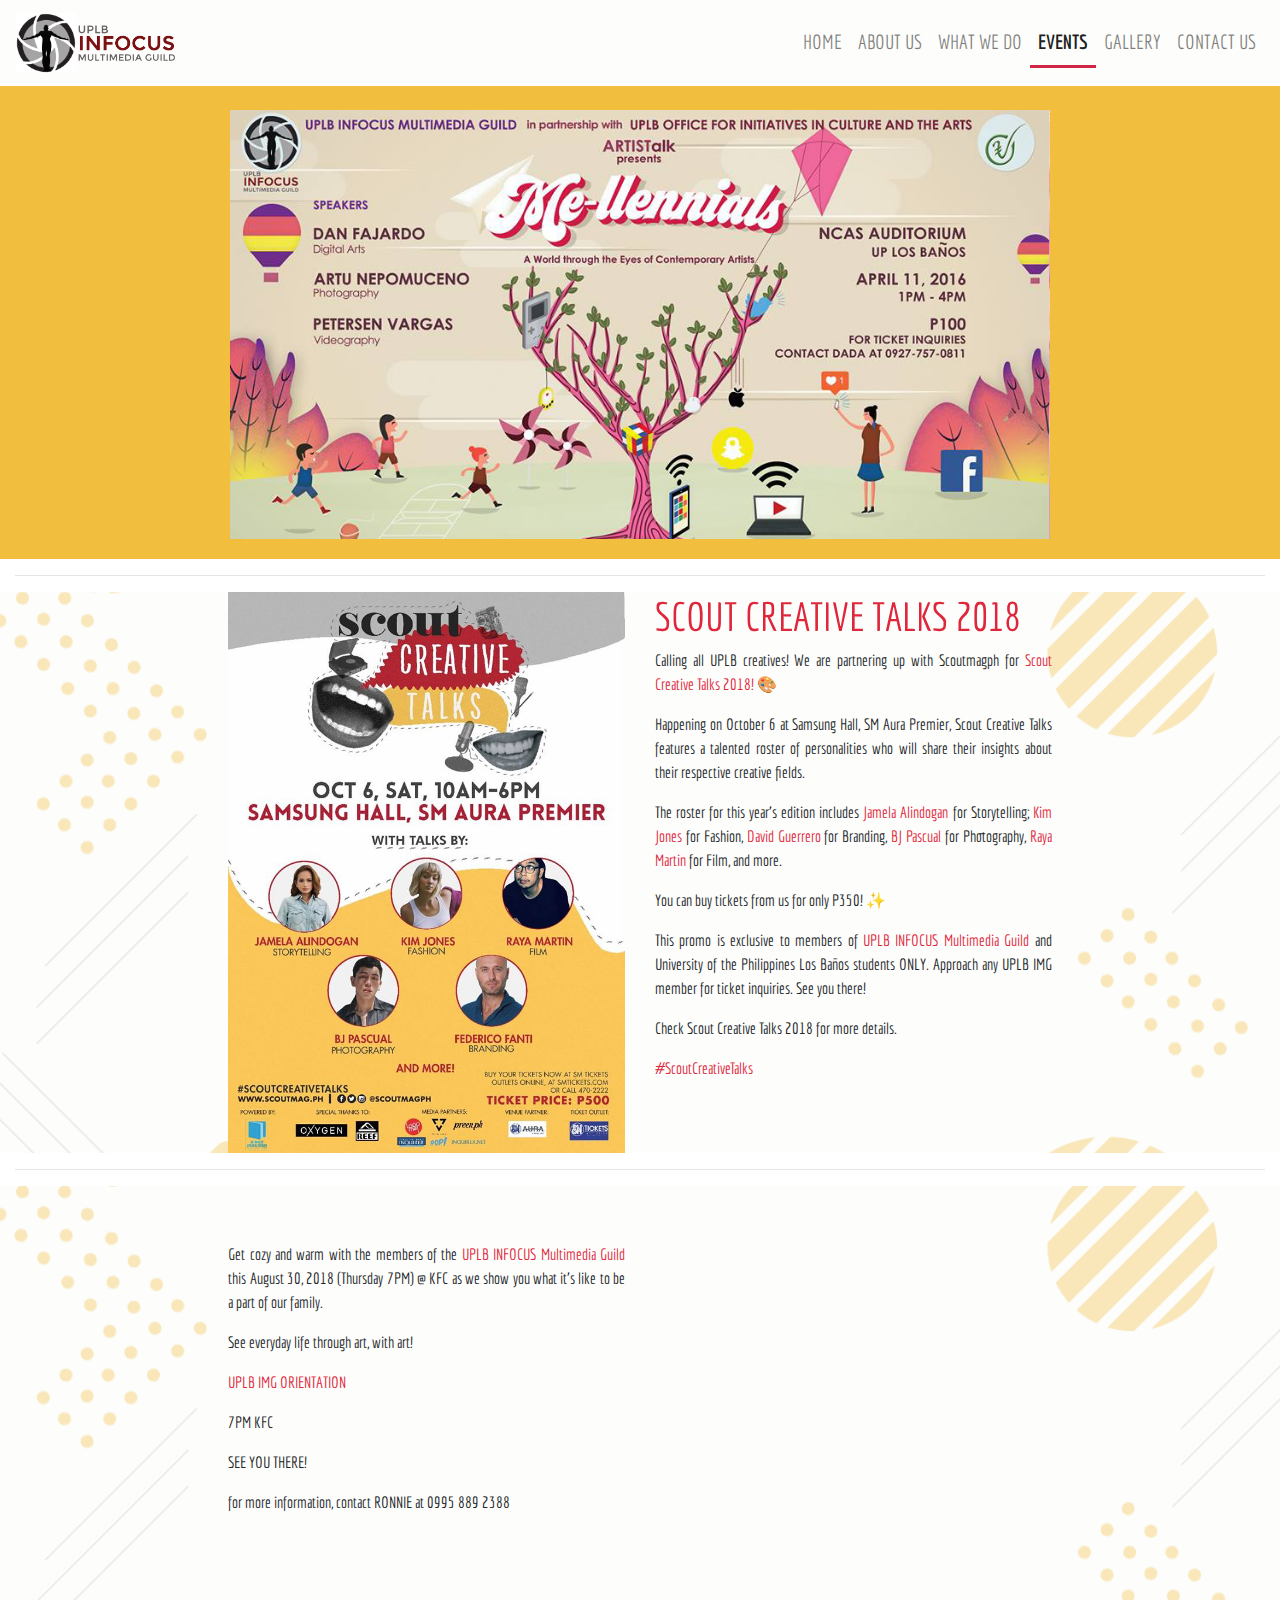
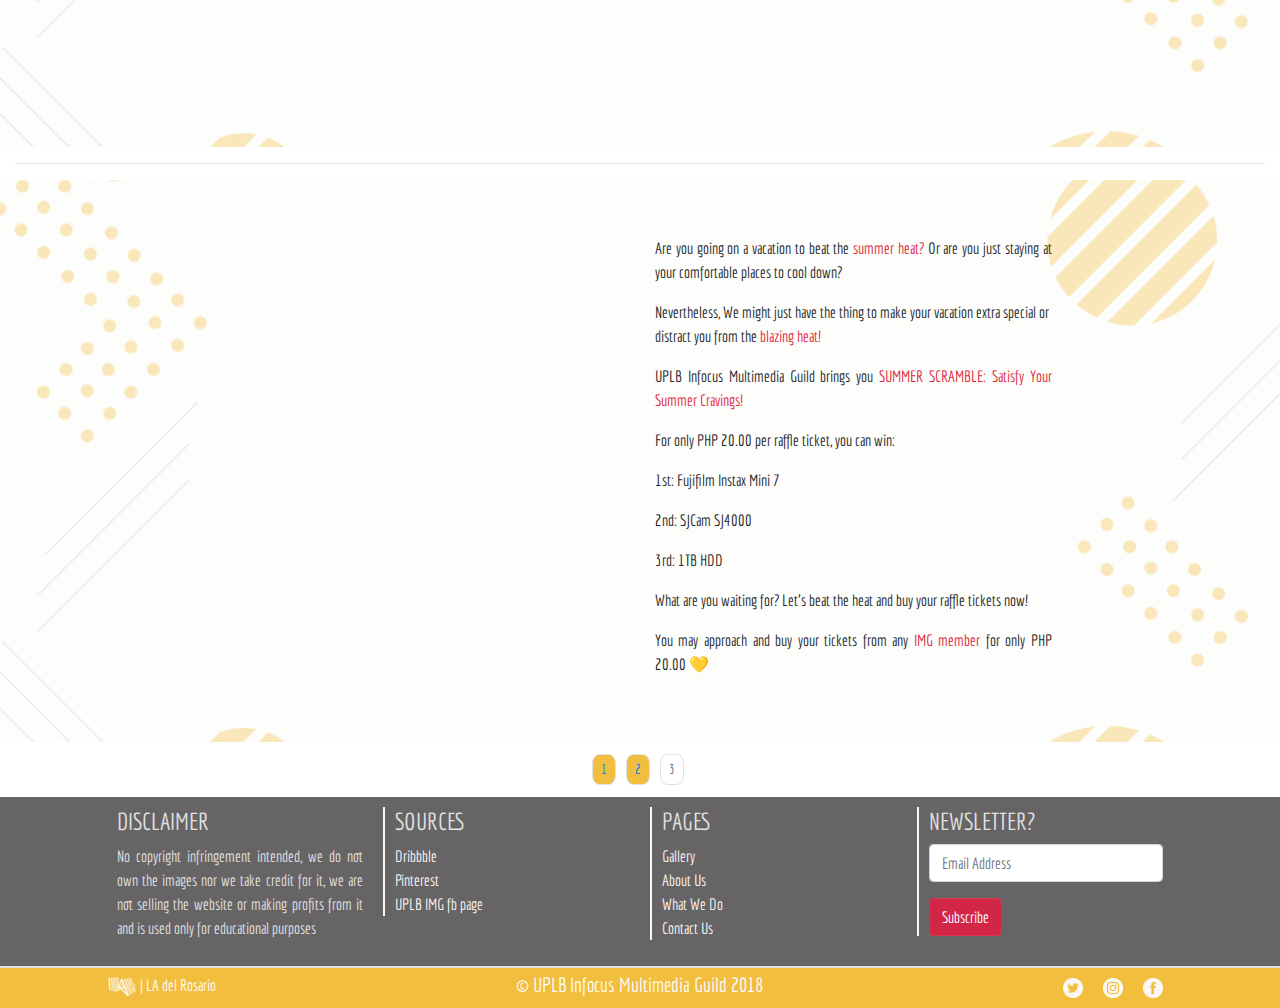
<file: events3.html>
<!DOCTYPE html>
<html>
<head>

	<meta charset="utf-8">
	<meta name="viewport" content="width=device-width, initial-scale=1.0,maximum-scale=1.0">
	<meta http-equiv="X-UA-Compatible" content="IE=Edge">

	<title>UPLB Infocus Multimedia Guild</title>

	<!-- fontawesome -->
	<link rel="stylesheet" href="https://use.fontawesome.com/releases/v5.4.1/css/all.css" integrity="sha384-5sAR7xN1Nv6T6+dT2mhtzEpVJvfS3NScPQTrOxhwjIuvcA67KV2R5Jz6kr4abQsz" crossorigin="anonymous">

	<!-- bootstrap css -->
	<link rel="stylesheet" href="https://maxcdn.bootstrapcdn.com/bootstrap/4.1.3/css/bootstrap.min.css">
	<script src="https://ajax.googleapis.com/ajax/libs/jquery/3.3.1/jquery.min.js"></script>
	<script src="https://cdnjs.cloudflare.com/ajax/libs/popper.js/1.14.3/umd/popper.min.js"></script>
	<script src="https://maxcdn.bootstrapcdn.com/bootstrap/4.1.3/js/bootstrap.min.js"></script>

	<!-- external css -->
	<link rel="stylesheet" type="text/css" href="assets/css/style.css">

	<!-- fabicon -->
	<link rel="icon" type="image/gif/png" href="assets/images/logo-img.png">

	<!-- google fonts -->
	<link href="https://fonts.googleapis.com/css?family=Advent+Pro:300|Economica" rel="stylesheet">
	
	<!-- aos animate -->
	<link href="https://unpkg.com/aos@2.3.1/dist/aos.css" rel="stylesheet">
</head>
<body>
	<nav id="navbar" class="navbar navbar-expand-lg navbar-light sticky-top"> <!-- start of nav -->
		<a class="navbar-brand" href="index.html"><img src="assets/images/logo-img.jpg" class="logo-menu"><img src="assets/images/logo-text.png" class="logo-menu-text"></a>

		<button class="navbar-toggler" type="button" data-toggle="collapse" data-target="#navbar-nav">
			<span class="navbar-toggler-icon"></span>
		</button>

		<div id="navbar-nav" class="collapse navbar-collapse">
			<ul class="navbar-nav ml-auto">
				<li class="nav-item">
					<a href="home.html" class="nav-link">HOME</a>
				</li>
				<li class="nav-item">
					<a href="about-us.html" class="nav-link">ABOUT US</a>
				</li>
				<li class="nav-item">
					<a href="what-we-do.html" class="nav-link">WHAT WE DO</a>
				</li>
				<li class="nav-item">
					<a href="events.html" class="nav-link active">EVENTS</a>
				</li>
				<li class="nav-item">
					<a href="gallery.html" class="nav-link">GALLERY</a>
				</li>
				<li class="nav-item">
					<a href="contact-us.html" class="nav-link">CONTACT US</a>
				</li>
			</ul>
		</div>
	</nav> <!-- end of navbar -->

 	<div class="container-fluid">
 		<div class="row">
 			<div class="header-section-events col-lg-12 col-md-12 col-12 mx-0">
				<div class="header-contact-text col-lg-10 offset-lg-1 col-md-10 offset-md-1 col-12">
					<img class="events-header-image img-fluid" src="assets/images/events/events-header-3.png">
				</div>
			</div>
		</div>
		
		<hr>
		<div class="row main-background">
			<div class="col-lg-8 offset-lg-2 col-md-10 offset-md-1 col-10 offset-1">
				<div class="row">
					<div class="col-lg-6 col-md-6 col-12">
						<img class="img-fluid" src="assets/images/events/events9.jpg" data-aos="zoom-in-right" data-aos-duration="1500">
					</div>
					<div class="event-content col-lg-6 col-md-6 col-12">
						<h1 class="red" data-aos="zoom-in-left" data-aos-duration="1500">SCOUT CREATIVE TALKS 2018</h1>
						<p class="text-justify">Calling all UPLB creatives! We are partnering up with 
						Scoutmagph for <span class="red">Scout Creative Talks 2018!</span> 🎨

						<p class="text-justify">Happening on October 6 at Samsung Hall, SM Aura Premier, Scout Creative Talks features a talented roster of personalities who will share their insights about their respective creative fields.</p>

						<p class="text-justify">The roster for this year’s edition includes <span class="red">Jamela Alindogan</span> for Storytelling; <span class="red">Kim Jones</span> for Fashion, <span class="red">David Guerrero</span> for Branding, <span class="red">BJ Pascual</span> for Photography, <span class="red">Raya Martin</span> for Film, and more.</p>

						<p>You can buy tickets from us for only P350! ✨</p>

						<p class="text-justify">This promo is exclusive to members of <span class="red">UPLB INFOCUS Multimedia Guild</span> and University of the Philippines Los Baños students ONLY. Approach any UPLB IMG member for ticket inquiries. See you there!</p>

						<p>Check Scout Creative Talks 2018 for more details.</p>
						<p class="red">#ScoutCreativeTalks</p>
					</div>
				</div>
			</div>
		</div>
		<hr>

		<div class="row main-background">
			<div class="col-lg-8 offset-lg-2 col-md-10 offset-md-1 col-10 offset-1">
				<div class="row">
					<div class="event-content col-lg-6 order-lg-1 col-md-6 order-md-1 col-12 order-2">
						<h1 class="red" data-aos="zoom-in-right" data-aos-duration="1500">UPLB IMG ORIENTATION</h1>
						<p class="text-justify">Get cozy and warm with the members of the <span class="red">UPLB INFOCUS Multimedia Guild</span> this August 30, 2018 (Thursday 7PM) @ KFC as we show you what it's like to be a part of our family.</p>

						<p>See everyday life through art, with art!</p>

						<p class="red">UPLB IMG ORIENTATION</p>
						<p>7PM KFC</p>
						<p>SEE YOU THERE!</p>

						<p>for more information, contact RONNIE at 0995 889 2388</p>
					</div>
					<div class="col-lg-6 order-lg-2 col-md-6 order-md-2 col-12 order-1">
						<img class="img-fluid" src="assets/images/events/events8.jpg" data-aos="zoom-in-left" data-aos-duration="1500">
					</div>
				</div>
			</div>
		</div>

		<hr>

		<div class="row main-background">
			<div class="col-lg-8 offset-lg-2 col-md-10 offset-md-1 col-10 offset-1">
				<div class="row">
					<div class="col-lg-6 col-md-6 col-12">
						<img class="img-fluid" src="assets/images/events/events7.png" data-aos="zoom-in-right" data-aos-duration="1500">
					</div>
					<div class="event-content col-lg-6 col-md-6 col-12">
						<h1 class="red" data-aos="zoom-in-left" data-aos-duration="1500">SUMMER SCRAMBLE</h1>
						<p class="text-justify">Are you going on a vacation to beat the <span class="red">summer heat?</span> Or are you just staying at your comfortable places to cool down?</p>
						Nevertheless, We might just have the thing to make your vacation extra special or distract you from the <span class="red">blazing heat!</span></p>

						<p class="text-justify">UPLB Infocus Multimedia Guild brings you <span class="red">SUMMER SCRAMBLE: Satisfy Your Summer Cravings!</span></p>

						<p>For only PHP 20.00 per raffle ticket, you can win:</p>

						<p>1st: Fujifilm Instax Mini 7</p>
						<p>2nd: SJCam SJ4000</p>
						<p>3rd: 1TB HDD</p>

						<p class="text-justify">What are you waiting for? Let's beat the heat and buy your raffle tickets now!</p>

						<p class="text-justify">You may approach and buy your tickets from any <span class="red">IMG member</span> for only PHP 20.00 💛</p>
					</div>
					
				</div>
			</div>
		</div>

		<div class="col-lg-12 col-md-12 col12">
			<nav aria-label="...">
				  <ul class="pagination pagination-sm justify-content-center">
				    <li class="page-item">
				      <a class="page-link" href="events.html" tabindex="-1">1</a>
				    </li>
				    <li class="page-item"><a class="page-link" href="events2.html">2</a></li>
				    <li class="page-item disabled"><a class="page-link" href="events3.html">3</a></li>
				  </ul>
			</nav>
		</div>
	
	</div> <!-- end of fluid container -->

	<!-- start of footer -->
	<footer class="container-fluid px-0 mx-0">

		<div class="row mx-0">
			<div class="col-lg-10 offset-lg-1 col-md-12 col-12">
				<div class="row">
					<div class="col-lg-3 col-md-3 col-3 footer-col">
						
						<h4>DISCLAIMER</h4>
						<p>No copyright infringement intended, we do not own the images nor we take credit for it, we are not selling the website or making profits from it and is used only for educational purposes</p>
						
					</div>
					<div class="col-lg-3 col-md-3 col-3 footer-col">
						<div class="footer-col-1">
						<h4>SOURCES</h4>
						<ul>
							<li><a href="https://dribbble.com/" target="_blank">Dribbble</a></li>
							<li><a href="https://www.pinterest.ph/" target="_blank">Pinterest</a></li>
							<li><a href="https://www.facebook.com/uplbimg" target="_blank">UPLB IMG fb page</a></li>
						</ul>
						</div>
					</div>
					<div class="col-lg-3 col-md-3 col-3  footer-col">
						<div class="footer-col-1">
						<h4>PAGES</h4>
						<ul>
							<li><a href="gallery.html">Gallery</a></li>
							<li><a href="about-us.html">About Us</a></li>
							<li><a href="what-we-do.html">What We Do</a></li>
							<li><a href="contact-us.html">Contact Us</a></li>
						</ul>
						</div>
					</div>
					<div class="col-lg-3 col-md-3 col-3 footer-col">
						<div class="footer-col-1">
						<h4>NEWSLETTER?</h4>
						<form>
						  <div class="form-group">
						    <input type="email" class="form-control" id="exampleInputEmail1" aria-describedby="emailHelp" placeholder="Email Address"> 
						  </div>
						  <!-- <div class="form-group">
						    <input type="text" class="form-control" id="exampleInputPassword1" placeholder="Name">
						  </div> -->
						  	<button type="submit" class="btn  btn-danger mx-auto">Subscribe</button>
						</form>
						</div>
					</div>
				</div>
			</div>
		</div>

		<div class="row last-footer mx-0">
			<div class="col-lg-10 offset-lg-1 col-md-12 col-12">
				<div class="row">
					<div class="col-lg-4 col-md-4 col-4 la-section px-0">
						<a href="https://la-delrosario.github.io/portfolio01/" target="_blank"><img src="assets/images/social-media/logo.png" class="LA-logo"> | LA del Rosario</a>
					</div>
					<div class="col-lg-4 col-md-4 col-4 copyright-section text-center">
						<h5 class="text-center">&copy; UPLB Infocus Multimedia Guild 2018</h5>
					</div>
					<div class="col-lg-4 col-md-4 col-4 px-0">
						<a href="https://www.facebook.com/uplbimg" target="_blank"><img src="assets/images/social-media/fb-logo.png" class="socials-footer"></a>
						<a href="https://www.instagram.com/uplbimg/" target="_blank"><img src="assets/images/social-media/instagram-logo.png" class="socials-footer"></a>
						<a href="https://twitter.com/uplbimg" target="_blank"><img src="assets/images/social-media/twitter-logo.png" class="socials-footer"></a>
					</div>
				</div>
			</div>
		</div>
	</footer>
	
	<!-- aos animate -->
	<script src="https://unpkg.com/aos@next/dist/aos.js"></script>
  	<script>
    	AOS.init();
  	</script>
</html>
</file>
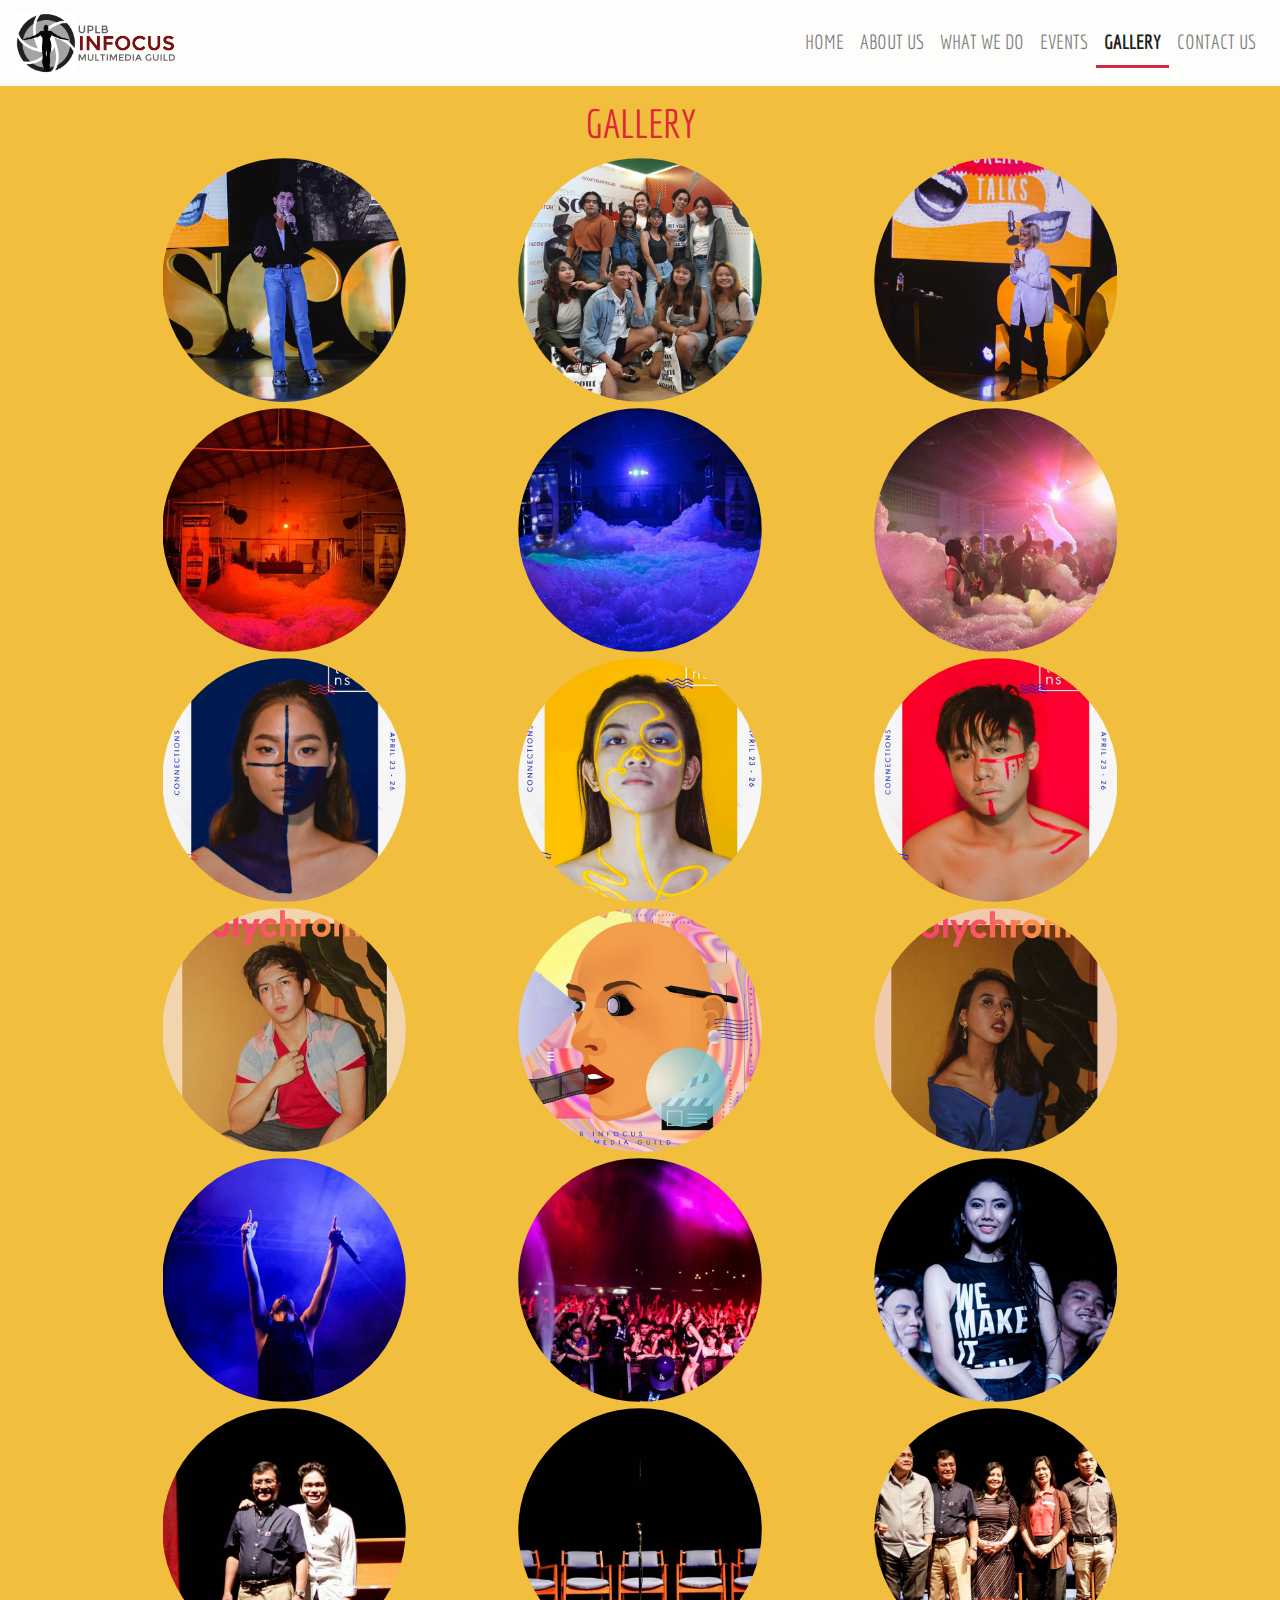
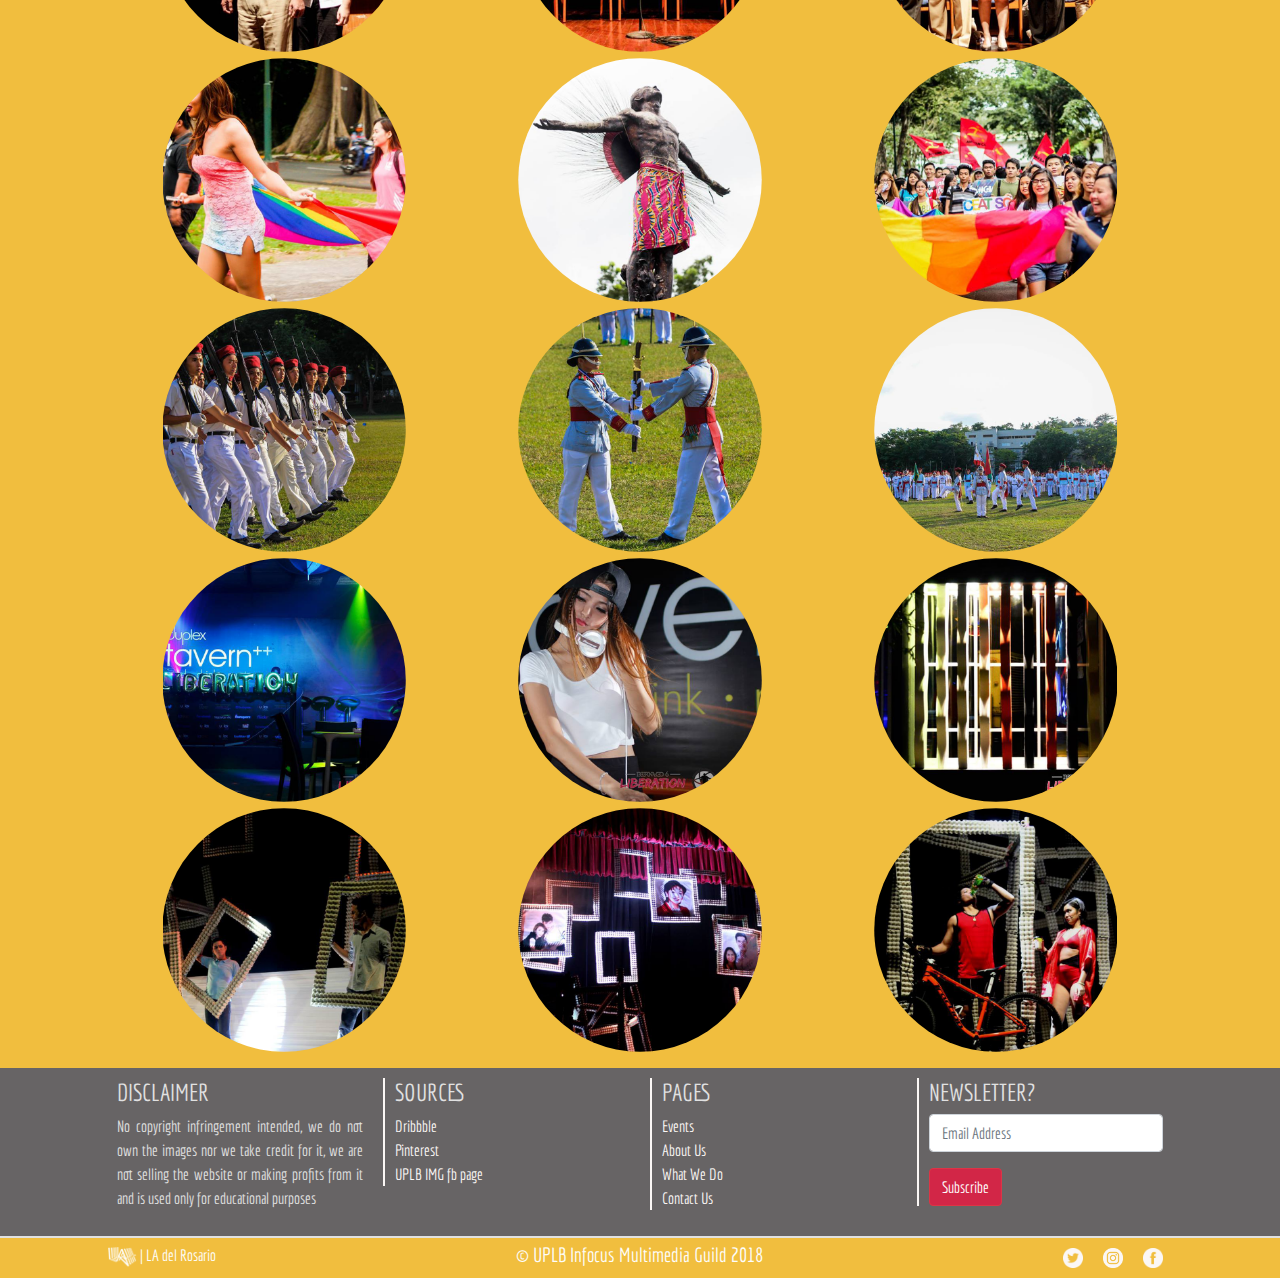
<file: gallery.html>
<!DOCTYPE html>
<html>
<head>

	<meta charset="utf-8">
	<meta name="viewport" content="width=device-width, initial-scale=1.0,maximum-scale=1.0,shrink-to-fit=no">
	<meta http-equiv="X-UA-Compatible" content="IE=Edge">

	<title>UPLB Infocus Multimedia Guild</title>

	<!-- fontawesome -->
	<link rel="stylesheet" href="https://use.fontawesome.com/releases/v5.4.1/css/all.css" integrity="sha384-5sAR7xN1Nv6T6+dT2mhtzEpVJvfS3NScPQTrOxhwjIuvcA67KV2R5Jz6kr4abQsz" crossorigin="anonymous">

	<!-- bootstrap css -->
	<link rel="stylesheet" href="https://maxcdn.bootstrapcdn.com/bootstrap/4.1.3/css/bootstrap.min.css">
	<script src="https://ajax.googleapis.com/ajax/libs/jquery/3.3.1/jquery.min.js"></script>
	<script src="https://cdnjs.cloudflare.com/ajax/libs/popper.js/1.14.3/umd/popper.min.js"></script>
	<script src="https://maxcdn.bootstrapcdn.com/bootstrap/4.1.3/js/bootstrap.min.js"></script>

	<!-- external css -->
	<link rel="stylesheet" type="text/css" href="assets/css/style.css">

	<!-- fabicon -->
	<link rel="icon" type="image/gif/png" href="assets/images/logo-img.png">

	<!-- google fonts -->
	<link href="https://fonts.googleapis.com/css?family=Advent+Pro:300|Economica" rel="stylesheet">

	<!-- aos animate -->
	<link href="https://unpkg.com/aos@2.3.1/dist/aos.css" rel="stylesheet">
</head>
<body>
	<nav id="navbar" class="navbar navbar-expand-lg navbar-light sticky-top"> <!-- start of nav -->
		<a class="navbar-brand" href="index.html"><img src="assets/images/logo-img.jpg" class="logo-menu"><img src="assets/images/logo-text.png" class="logo-menu-text"></a>

		<button class="navbar-toggler" type="button" data-toggle="collapse" data-target="#navbar-nav">
			<span class="navbar-toggler-icon"></span>
		</button>

		<div id="navbar-nav" class="collapse navbar-collapse">
			<ul class="navbar-nav ml-auto">
				<li class="nav-item">
					<a href="home.html" class="nav-link">HOME</a>
				</li>
				<li class="nav-item">
					<a href="about-us.html" class="nav-link">ABOUT US</a>
				</li>
				<li class="nav-item">
					<a href="what-we-do.html" class="nav-link">WHAT WE DO</a>
				</li>
				<li class="nav-item">
					<a href="events.html" class="nav-link">EVENTS</a>
				</li>
				<li class="nav-item">
					<a href="gallery.html" class="nav-link active">GALLERY</a>
				</li>
				<li class="nav-item">
					<a href="contact-us.html" class="nav-link">CONTACT US</a>
				</li>
			</ul>
		</div>
	</nav> <!-- end of navbar -->


	<!-- start of gallery -->
 	<div class="container-fluid background-solid ">
			<h1 class="text-center red">GALLERY</h1>
			<div class="row">
						
				<div class="col-lg-10 offset-lg-1 col-md-12 col-12">
						<div class="row">
							<div class="col-lg-4 col-md-4 col-4">
								<div class="gallery-item" data-toggle="modal" data-target="#modal-2">
									<img class=" img-fluid images img-circle img-mobile" src="assets/images/gallery/gal2.png">
								</div>
							</div>
							<div class="col-lg-4 col-md-4 col-4" >
								<div class="gallery-item" data-toggle="modal" data-target="#modal-1">
									<img class="img-fluid images img-circle img-mobile" src="assets/images//gallery/gal1.png"  >
								</div>
							</div>
								<div class="col-lg-4 col-md-4 col-4">
								<div class="gallery-item" data-toggle="modal" data-target="#modal-3">
									<img class=" img-fluid images img-circle img-mobile" src="assets/images/gallery/gal3.png">
								</div>
							</div>
						</div>


						<div class="row"> 
							<div class="col-lg-4 col-md-4 col-4">
								<div class="gallery-item" data-toggle="modal" data-target="#modal-4">
									<img class=" img-fluid images img-circle img-mobile" src="assets/images/gallery/gal4.png" >
								</div>
							</div>
							<div class="col-lg-4 col-md-4 col-4">
								<div class="gallery-item" data-toggle="modal" data-target="#modal-5">
									<img class="img-fluid images img-circle img-mobile" src="assets/images//gallery/gal5.png">
								</div>
							</div>
								<div class="col-lg-4 col-md-4 col-4">
								<div class="gallery-item" data-toggle="modal" data-target="#modal-6">
									<img class=" img-fluid images img-circle img-mobile" src="assets/images/gallery/gal6.png" >
								</div>
							</div>
						</div>


						<div class="row"> 
							<div class="col-lg-4 col-md-4 col-4">
								<div class="gallery-item" data-toggle="modal" data-target="#modal-7">
									<img class=" img-fluid images img-circle img-mobile" src="assets/images/gallery/gal7.png">
								</div>
							</div>
							<div class="col-lg-4 col-md-4 col-4">
								<div class="gallery-item" data-toggle="modal" data-target="#modal-8">
									<img class="img-fluid images img-circle img-mobile" src="assets/images//gallery/gal8.png">
								</div>
							</div>
								<div class="col-lg-4 col-md-4 col-4">
								<div class="gallery-item" data-toggle="modal" data-target="#modal-9">
									<img class=" img-fluid images img-circle img-mobile" src="assets/images/gallery/gal9.png">
								</div>
							</div>
						</div>


						<div class="row"> 
							<div class="col-lg-4 col-md-4 col-4">
								<div class="gallery-item" data-toggle="modal" data-target="#modal-10">
									<img class=" img-fluid images img-circle img-mobile" src="assets/images/gallery/gal10.png" >
								</div>
							</div>
							<div class="col-lg-4 col-md-4 col-4">
								<div class="gallery-item" data-toggle="modal" data-target="#modal-11">
									<img class="img-fluid images img-circle img-mobile" src="assets/images//gallery/gal11.png">
								</div>
							</div>
								<div class="col-lg-4 col-md-4 col-4">
								<div class="gallery-item" data-toggle="modal" data-target="#modal-12">
									<img class=" img-fluid images img-circle img-mobile" src="assets/images/gallery/gal12.png">
								</div>
							</div>
						</div>
						

						<div class="row"> 
							<div class="col-lg-4 col-md-4 col-4">
								<div class="gallery-item" data-toggle="modal" data-target="#modal-13">
									<img class=" img-fluid images img-circle img-mobile" src="assets/images/gallery/gal13.png">
								</div>
							</div>
							<div class="col-lg-4 col-md-4 col-4">
								<div class="gallery-item" data-toggle="modal" data-target="#modal-14">
									<img class="img-fluid images img-circle img-mobile" src="assets/images//gallery/gal14.png">
								</div>
							</div>
								<div class="col-lg-4 col-md-4 col-4">
								<div class="gallery-item" data-toggle="modal" data-target="#modal-15">
									<img class=" img-fluid images img-circle img-mobile" src="assets/images/gallery/gal15.png">
								</div>
							</div>
						</div>


						<div class="row"> 
							<div class="col-lg-4 col-md-4 col-4">
								<div class="gallery-item" data-toggle="modal" data-target="#modal-16">
									<img class=" img-fluid images img-circle img-mobile" src="assets/images/gallery/gal16.png" >
								</div>
							</div>
							<div class="col-lg-4 col-md-4 col-4">
								<div class="gallery-item" data-toggle="modal" data-target="#modal-17">
									<img class="img-fluid images img-circle img-mobile" src="assets/images//gallery/gal17.png">
								</div>
							</div>
								<div class="col-lg-4 col-md-4 col-4">
								<div class="gallery-item" data-toggle="modal" data-target="#modal-18">
									<img class=" img-fluid images img-circle img-mobile" src="assets/images/gallery/gal18.png" > 
								</div>
							</div>
						</div>


						<div class="row"> 
							<div class="col-lg-4 col-md-4 col-4">
								<div class="gallery-item" data-toggle="modal" data-target="#modal-19">
									<img class=" img-fluid images img-circle img-mobile" src="assets/images/gallery/gal19.png">
								</div>
							</div>
							<div class="col-lg-4 col-md-4 col-4">
								<div class="gallery-item" data-toggle="modal" data-target="#modal-20">
									<img class="img-fluid images img-circle img-mobile" src="assets/images//gallery/gal20.png">
								</div>
							</div>
								<div class="col-lg-4 col-md-4 col-4">
								<div class="gallery-item" data-toggle="modal" data-target="#modal-21">
									<img class=" img-fluid images img-circle img-mobile" src="assets/images/gallery/gal21.png">
								</div>
							</div>
						</div>


						<div class="row"> 
							<div class="col-lg-4 col-md-4 col-4">
								<div class="gallery-item" data-toggle="modal" data-target="#modal-22">
									<img class=" img-fluid images img-circle img-mobile" src="assets/images/gallery/gal22.png" >
								</div>
							</div>
							<div class="col-lg-4 col-md-4 col-4">
								<div class="gallery-item" data-toggle="modal" data-target="#modal-23">
									<img class="img-fluid images img-circle img-mobile" src="assets/images//gallery/gal23.png">
								</div>
							</div>
								<div class="col-lg-4 col-md-4 col-4">
								<div class="gallery-item" data-toggle="modal" data-target="#modal-24">
									<img class=" img-fluid images img-circle img-mobile" src="assets/images/gallery/gal24.png" >
								</div>
							</div>
						</div>


						<div class="row"> 
							<div class="col-lg-4 col-md-4 col-4">
								<div class="gallery-item" data-toggle="modal" data-target="#modal-25">
									<img class=" img-fluid images img-circle img-mobile" src="assets/images/gallery/gal25.png">
								</div>
							</div>
							<div class="col-lg-4 col-md-4 col-4">
								<div class="gallery-item" data-toggle="modal" data-target="#modal-26">
									<img class="img-fluid images img-circle img-mobile" src="assets/images//gallery/gal26.png" >
								</div>
							</div>
								<div class="col-lg-4 col-md-4 col-4">
								<div class="gallery-item" data-toggle="modal" data-target="#modal-27">
									<img class=" img-fluid images img-circle img-mobile" src="assets/images/gallery/gal27.png">
								</div>
							</div>
						</div>


						<div class="row"> 
							<div class="col-lg-4 col-md-4 col-4">
								<div class="gallery-item" data-toggle="modal" data-target="#modal-28">
									<img class=" img-fluid images img-circle img-mobile" src="assets/images/gallery/gal28.png" >
								</div>
							</div>
							<div class="col-lg-4 col-md-4 col-4">
								<div class="gallery-item" data-toggle="modal" data-target="#modal-29">
									<img class="img-fluid images img-circle img-mobile" src="assets/images//gallery/gal29.png">
								</div>
							</div>
								<div class="col-lg-4 col-md-4 col-4">
								<div class="gallery-item" data-toggle="modal" data-target="#modal-30">
									<img class=" img-fluid images img-circle img-mobile" src="assets/images/gallery/gal30.png">
								</div>
							</div>
						</div>

						
						<!-- modal itslef -->
						<div id="modal-1" class="modal fade">
							<div class="modal-dialog" role="document">
								<div class="modal-content">
									<div class="modal-header">
										<h5 class="modal-title">UPLB IMG @ the Scout Creative Talks 2018</h5>
										<button type="button" class="close" data-dismiss="modal">
										<span aria-hidden= "true"> &times; </span>
									 	</button>
									</div> <!-- end of modal header -->
								<div class="modal-body">
									<img class="img-fluid" src="assets/images/gallery/gal1.png">
								</div> <!-- end of modal body -->

								<div class="modal-footer">
									<button class="btn btn-danger" data-dismiss="modal">Close</button>
								</div> <!-- end of modal-footer -->
									
								</div> <!-- end of modal content -->
							</div> <!-- end 0f modal dialog -->
						</div> <!-- end of modal -->

						<div id="modal-2" class="modal fade">
							<div class="modal-dialog" role="document">
								<div class="modal-content">
									<div class="modal-header">
										<h5 class="modal-title">One of the country's top fashion and portrait photographer BJ Pascual talking about inspo and references</h5>
										<button type="button" class="close" data-dismiss="modal">
										<span aria-hidden= "true"> &times; </span>
									 	</button>
									</div> <!-- end of modal header -->
								<div class="modal-body">
									<img class="img-fluid" src="assets/images/gallery/gal2.png">
								</div> <!-- end of modal body -->

								<div class="modal-footer">
									<button class="btn btn-danger" data-dismiss="modal">Close</button>
								</div> <!-- end of modal-footer -->
									
								</div> <!-- end of modal content -->
							</div> <!-- end 0f modal dialog -->
						</div> <!-- end of modal -->

						<div id="modal-3" class="modal fade">
							<div class="modal-dialog" role="document">
								<div class="modal-content">
									<div class="modal-header">
										<h5 class="modal-title">Digital creative, social media influencer and style icon Kim Jones tackles collaboration in the fashion industry</h5>
										<button type="button" class="close" data-dismiss="modal">
										<span aria-hidden= "true"> &times; </span>
									 	</button>
									</div> <!-- end of modal header -->
								<div class="modal-body">
									<img class="img-fluid" src="assets/images/gallery/gal3.png">
								</div> <!-- end of modal body -->

								<div class="modal-footer">
									<button class="btn btn-danger" data-dismiss="modal">Close</button>
								</div> <!-- end of modal-footer -->
									
								</div> <!-- end of modal content -->
							</div> <!-- end 0f modal dialog -->
						</div> <!-- end of modal -->

						<div id="modal-4" class="modal fade">
							<div class="modal-dialog" role="document">
								<div class="modal-content">
									<div class="modal-header">
										<h5 class="modal-title">LABAY FOAM PARTY VII</h5>
										<button type="button" class="close" data-dismiss="modal">
										<span aria-hidden= "true"> &times; </span>
									 	</button>
									</div> <!-- end of modal header -->
								<div class="modal-body">
									<img class="img-fluid" src="assets/images/gallery/gal4.png">
								</div> <!-- end of modal body -->

								<div class="modal-footer">
									<button class="btn btn-danger" data-dismiss="modal">Close</button>
								</div> <!-- end of modal-footer -->
									
								</div> <!-- end of modal content -->
							</div> <!-- end 0f modal dialog -->
						</div> <!-- end of modal -->

						<div id="modal-5" class="modal fade">
							<div class="modal-dialog" role="document">
								<div class="modal-content">
									<div class="modal-header">
										<h5 class="modal-title">LABAY FOAM PARTY VII</h5>
										<button type="button" class="close" data-dismiss="modal">
										<span aria-hidden= "true"> &times; </span>
									 	</button>
									</div> <!-- end of modal header -->
								<div class="modal-body">
									<img class="img-fluid" src="assets/images/gallery/gal5.png">
								</div> <!-- end of modal body -->

								<div class="modal-footer">
									<button class="btn btn-danger" data-dismiss="modal">Close</button>
								</div> <!-- end of modal-footer -->
									
								</div> <!-- end of modal content -->
							</div> <!-- end 0f modal dialog -->
						</div> <!-- end of modal -->

						<div id="modal-6" class="modal fade">
							<div class="modal-dialog" role="document">
								<div class="modal-content">
									<div class="modal-header">
										<h5 class="modal-title">LABAY FOAM PARTY VII</h5>
										<button type="button" class="close" data-dismiss="modal">
										<span aria-hidden= "true"> &times; </span>
									 	</button>
									</div> <!-- end of modal header -->
								<div class="modal-body">
									<img class="img-fluid" src="assets/images/gallery/gal6.png">
								</div> <!-- end of modal body -->

								<div class="modal-footer">
									<button class="btn btn-danger" data-dismiss="modal">Close</button>
								</div> <!-- end of modal-footer -->
									
								</div> <!-- end of modal content -->
							</div> <!-- end 0f modal dialog -->
						</div> <!-- end of modal -->

						<div id="modal-7" class="modal fade">
							<div class="modal-dialog" role="document">
								<div class="modal-content">
									<div class="modal-header">
										<h5 class="modal-title">Publicity photos for CONNECTIONS: An Exhibit</h5>
										<button type="button" class="close" data-dismiss="modal">
										<span aria-hidden= "true"> &times; </span>
									 	</button>
									</div> <!-- end of modal header -->
								<div class="modal-body">
									<img class="img-fluid" src="assets/images/gallery/gal7.png">
								</div> <!-- end of modal body -->

								<div class="modal-footer">
									<button class="btn btn-danger" data-dismiss="modal">Close</button>
								</div> <!-- end of modal-footer -->
									
								</div> <!-- end of modal content -->
							</div> <!-- end 0f modal dialog -->
						</div> <!-- end of modal -->

						<div id="modal-8" class="modal fade">
							<div class="modal-dialog" role="document">
								<div class="modal-content">
									<div class="modal-header">
										<h5 class="modal-title">Publicity photos for CONNECTIONS: An Exhibit</h5>
										<button type="button" class="close" data-dismiss="modal">
										<span aria-hidden= "true"> &times; </span>
									 	</button>
									</div> <!-- end of modal header -->
								<div class="modal-body">
									<img class="img-fluid" src="assets/images/gallery/gal8.png">
								</div> <!-- end of modal body -->

								<div class="modal-footer">
									<button class="btn btn-danger" data-dismiss="modal">Close</button>
								</div> <!-- end of modal-footer -->
									
								</div> <!-- end of modal content -->
							</div> <!-- end 0f modal dialog -->
						</div> <!-- end of modal -->

						<div id="modal-9" class="modal fade">
							<div class="modal-dialog" role="document">
								<div class="modal-content">
									<div class="modal-header">
										<h5 class="modal-title">Publicity photos for CONNECTIONS: An Exhibit</h5>
										<button type="button" class="close" data-dismiss="modal">
										<span aria-hidden= "true"> &times; </span>
									 	</button>
									</div> <!-- end of modal header -->
								<div class="modal-body">
									<img class="img-fluid" src="assets/images/gallery/gal9.png">
								</div> <!-- end of modal body -->

								<div class="modal-footer">
									<button class="btn btn-danger" data-dismiss="modal">Close</button>
								</div> <!-- end of modal-footer -->
									
								</div> <!-- end of modal content -->
							</div> <!-- end 0f modal dialog -->
						</div> <!-- end of modal -->

						<div id="modal-10" class="modal fade">
							<div class="modal-dialog" role="document">
								<div class="modal-content">
									<div class="modal-header">
										<h5 class="modal-title">Publicity photos for ARTISTALK:Polychrome</h5>
										<button type="button" class="close" data-dismiss="modal">
										<span aria-hidden= "true"> &times; </span>
									 	</button>
									</div> <!-- end of modal header -->
								<div class="modal-body">
									<img class="img-fluid" src="assets/images/gallery/gal10.png">
								</div> <!-- end of modal body -->

								<div class="modal-footer">
									<button class="btn btn-danger" data-dismiss="modal">Close</button>
								</div> <!-- end of modal-footer -->
									
								</div> <!-- end of modal content -->
							</div> <!-- end 0f modal dialog -->
						</div> <!-- end of modal -->

						<div id="modal-11" class="modal fade">
							<div class="modal-dialog" role="document">
								<div class="modal-content">
									<div class="modal-header">
										<h5 class="modal-title">Publicity photos for ARTISTALK:Polychrome</h5>
										<button type="button" class="close" data-dismiss="modal">
										<span aria-hidden= "true"> &times; </span>
									 	</button>
									</div> <!-- end of modal header -->
								<div class="modal-body">
									<img class="img-fluid" src="assets/images/gallery/gal11.png">
								</div> <!-- end of modal body -->

								<div class="modal-footer">
									<button class="btn btn-danger" data-dismiss="modal">Close</button>
								</div> <!-- end of modal-footer -->
									
								</div> <!-- end of modal content -->
							</div> <!-- end 0f modal dialog -->
						</div> <!-- end of modal -->

						<div id="modal-12" class="modal fade">
							<div class="modal-dialog" role="document">
								<div class="modal-content">
									<div class="modal-header">
										<h5 class="modal-title">Publicity photos for ARTISTALK:Polychrome</h5>
										<button type="button" class="close" data-dismiss="modal">
										<span aria-hidden= "true"> &times; </span>
									 	</button>
									</div> <!-- end of modal header -->
								<div class="modal-body">
									<img class="img-fluid" src="assets/images/gallery/gal12.png">
								</div> <!-- end of modal body -->

								<div class="modal-footer">
									<button class="btn btn-danger" data-dismiss="modal">Close</button>
								</div> <!-- end of modal-footer -->
									
								</div> <!-- end of modal content -->
							</div> <!-- end 0f modal dialog -->
						</div> <!-- end of modal -->

						<div id="modal-13" class="modal fade">
							<div class="modal-dialog" role="document">
								<div class="modal-content">
									<div class="modal-header">
										<h5 class="modal-title">Outtake from HYDRO Laguna</h5>
										<button type="button" class="close" data-dismiss="modal">
										<span aria-hidden= "true"> &times; </span>
									 	</button>
									</div> <!-- end of modal header -->
								<div class="modal-body">
									<img class="img-fluid" src="assets/images/gallery/gal13.png">
								</div> <!-- end of modal body -->

								<div class="modal-footer">
									<button class="btn btn-danger" data-dismiss="modal">Close</button>
								</div> <!-- end of modal-footer -->
									
								</div> <!-- end of modal content -->
							</div> <!-- end 0f modal dialog -->
						</div> <!-- end of modal -->

						<div id="modal-14" class="modal fade">
							<div class="modal-dialog" role="document">
								<div class="modal-content">
									<div class="modal-header">
										<h5 class="modal-title">Outtake from HYDRO Laguna</h5>
										<button type="button" class="close" data-dismiss="modal">
										<span aria-hidden= "true"> &times; </span>
									 	</button>
									</div> <!-- end of modal header -->
								<div class="modal-body">
									<img class="img-fluid" src="assets/images/gallery/gal14.png">
								</div> <!-- end of modal body -->

								<div class="modal-footer">
									<button class="btn btn-danger" data-dismiss="modal">Close</button>
								</div> <!-- end of modal-footer -->
									
								</div> <!-- end of modal content -->
							</div> <!-- end 0f modal dialog -->
						</div> <!-- end of modal -->

						<div id="modal-15" class="modal fade">
							<div class="modal-dialog" role="document">
								<div class="modal-content">
									<div class="modal-header">
										<h5 class="modal-title">Outtake from HYDRO Laguna</h5>
										<button type="button" class="close" data-dismiss="modal">
										<span aria-hidden= "true"> &times; </span>
									 	</button>
									</div> <!-- end of modal header -->
								<div class="modal-body">
									<img class="img-fluid" src="assets/images/gallery/gal15.png">
								</div> <!-- end of modal body -->

								<div class="modal-footer">
									<button class="btn btn-danger" data-dismiss="modal">Close</button>
								</div> <!-- end of modal-footer -->
									
								</div> <!-- end of modal content -->
							</div> <!-- end 0f modal dialog -->
						</div> <!-- end of modal -->

						<div id="modal-16" class="modal fade">
							<div class="modal-dialog" role="document">
								<div class="modal-content">
									<div class="modal-header">
										<h5 class="modal-title">The Forum IV: Assessing Duterte's First 100 Days</h5>
										<button type="button" class="close" data-dismiss="modal">
										<span aria-hidden= "true"> &times; </span>
									 	</button>
									</div> <!-- end of modal header -->
								<div class="modal-body">
									<img class="img-fluid" src="assets/images/gallery/gal16.png">
								</div> <!-- end of modal body -->

								<div class="modal-footer">
									<button class="btn btn-danger" data-dismiss="modal">Close</button>
								</div> <!-- end of modal-footer -->
									
								</div> <!-- end of modal content -->
							</div> <!-- end 0f modal dialog -->
						</div> <!-- end of modal -->

						<div id="modal-17" class="modal fade">
							<div class="modal-dialog" role="document">
								<div class="modal-content">
									<div class="modal-header">
										<h5 class="modal-title">The Forum IV: Assessing Duterte's First 100 Days</h5>
										<button type="button" class="close" data-dismiss="modal">
										<span aria-hidden= "true"> &times; </span>
									 	</button>
									</div> <!-- end of modal header -->
								<div class="modal-body">
									<img class="img-fluid" src="assets/images/gallery/gal17.png">
								</div> <!-- end of modal body -->

								<div class="modal-footer">
									<button class="btn btn-danger" data-dismiss="modal">Close</button>
								</div> <!-- end of modal-footer -->
									
								</div> <!-- end of modal content -->
							</div> <!-- end 0f modal dialog -->
						</div> <!-- end of modal -->

						<div id="modal-18" class="modal fade">
							<div class="modal-dialog" role="document">
								<div class="modal-content">
									<div class="modal-header">
										<h5 class="modal-title">The Forum IV: Assessing Duterte's First 100 Days</h5>
										<button type="button" class="close" data-dismiss="modal">
										<span aria-hidden= "true"> &times; </span>
									 	</button>
									</div> <!-- end of modal header -->
								<div class="modal-body">
									<img class="img-fluid" src="assets/images/gallery/gal18.png">
								</div> <!-- end of modal body -->

								<div class="modal-footer">
									<button class="btn btn-danger" data-dismiss="modal">Close</button>
								</div> <!-- end of modal-footer -->
									
								</div> <!-- end of modal content -->
							</div> <!-- end 0f modal dialog -->
						</div> <!-- end of modal -->

						<div id="modal-19" class="modal fade">
							<div class="modal-dialog" role="document">
								<div class="modal-content">
									<div class="modal-header">
										<h5 class="modal-title">Shot from the very first Southern Tagalog Pride March</h5>
										<button type="button" class="close" data-dismiss="modal">
										<span aria-hidden= "true"> &times; </span>
									 	</button>
									</div> <!-- end of modal header -->
								<div class="modal-body">
									<img class="img-fluid" src="assets/images/gallery/gal19.png">
								</div> <!-- end of modal body -->

								<div class="modal-footer">
									<button class="btn btn-danger" data-dismiss="modal">Close</button>
								</div> <!-- end of modal-footer -->
									
								</div> <!-- end of modal content -->
							</div> <!-- end 0f modal dialog -->
						</div> <!-- end of modal -->

						<div id="modal-20" class="modal fade">
							<div class="modal-dialog" role="document">
								<div class="modal-content">
									<div class="modal-header">
										<h5 class="modal-title">Shot from the very first Southern Tagalog Pride March</h5>
										<button type="button" class="close" data-dismiss="modal">
										<span aria-hidden= "true"> &times; </span>
									 	</button>
									</div> <!-- end of modal header -->
								<div class="modal-body">
									<img class="img-fluid" src="assets/images/gallery/gal20.png">
								</div> <!-- end of modal body -->

								<div class="modal-footer">
									<button class="btn btn-danger" data-dismiss="modal">Close</button>
								</div> <!-- end of modal-footer -->
									
								</div> <!-- end of modal content -->
							</div> <!-- end 0f modal dialog -->
						</div> <!-- end of modal -->

						<div id="modal-21" class="modal fade">
							<div class="modal-dialog" role="document">
								<div class="modal-content">
									<div class="modal-header">
										<h5 class="modal-title">Shot from the very first Southern Tagalog Pride March</h5>
										<button type="button" class="close" data-dismiss="modal">
										<span aria-hidden= "true"> &times; </span>
									 	</button>
									</div> <!-- end of modal header -->
								<div class="modal-body">
									<img class="img-fluid" src="assets/images/gallery/gal21.png">
								</div> <!-- end of modal body -->

								<div class="modal-footer">
									<button class="btn btn-danger" data-dismiss="modal">Close</button>
								</div> <!-- end of modal-footer -->
									
								</div> <!-- end of modal content -->
							</div> <!-- end 0f modal dialog -->
						</div> <!-- end of modal -->

						<div id="modal-22" class="modal fade">
							<div class="modal-dialog" role="document">
								<div class="modal-content">
									<div class="modal-header">
										<h5 class="modal-title">UPLB ROTC RING HOP CEREMONY AND GRADUATION BALL</h5>
										<button type="button" class="close" data-dismiss="modal">
										<span aria-hidden= "true"> &times; </span>
									 	</button>
									</div> <!-- end of modal header -->
								<div class="modal-body">
									<img class="img-fluid" src="assets/images/gallery/gal22.png">
								</div> <!-- end of modal body -->

								<div class="modal-footer">
									<button class="btn btn-danger" data-dismiss="modal">Close</button>
								</div> <!-- end of modal-footer -->
									
								</div> <!-- end of modal content -->
							</div> <!-- end 0f modal dialog -->
						</div> <!-- end of modal -->

						<div id="modal-23" class="modal fade">
							<div class="modal-dialog" role="document">
								<div class="modal-content">
									<div class="modal-header">
										<h5 class="modal-title">UPLB ROTC RING HOP CEREMONY AND GRADUATION BALL</h5>
										<button type="button" class="close" data-dismiss="modal">
										<span aria-hidden= "true"> &times; </span>
									 	</button>
									</div> <!-- end of modal header -->
								<div class="modal-body">
									<img class="img-fluid" src="assets/images/gallery/gal23.png">
								</div> <!-- end of modal body -->

								<div class="modal-footer">
									<button class="btn btn-danger" data-dismiss="modal">Close</button>
								</div> <!-- end of modal-footer -->
									
								</div> <!-- end of modal content -->
							</div> <!-- end 0f modal dialog -->
						</div> <!-- end of modal -->

						<div id="modal-24" class="modal fade">
							<div class="modal-dialog" role="document">
								<div class="modal-content">
									<div class="modal-header">
										<h5 class="modal-title">UPLB ROTC RING HOP CEREMONY AND GRADUATION BALL</h5>
										<button type="button" class="close" data-dismiss="modal">
										<span aria-hidden= "true"> &times; </span>
									 	</button>
									</div> <!-- end of modal header -->
								<div class="modal-body">
									<img class="img-fluid" src="assets/images/gallery/gal24.png">
								</div> <!-- end of modal body -->

								<div class="modal-footer">
									<button class="btn btn-danger" data-dismiss="modal">Close</button>
								</div> <!-- end of modal-footer -->
									
								</div> <!-- end of modal content -->
							</div> <!-- end 0f modal dialog -->
						</div> <!-- end of modal -->

						<div id="modal-25" class="modal fade">
							<div class="modal-dialog" role="document">
								<div class="modal-content">
									<div class="modal-header">
										<h5 class="modal-title">Outtake from UP Babaylan's LIBERATION event</h5>
										<button type="button" class="close" data-dismiss="modal">
										<span aria-hidden= "true"> &times; </span>
									 	</button>
									</div> <!-- end of modal header -->
								<div class="modal-body">
									<img class="img-fluid" src="assets/images/gallery/gal25.png">
								</div> <!-- end of modal body -->

								<div class="modal-footer">
									<button class="btn btn-danger" data-dismiss="modal">Close</button>
								</div> <!-- end of modal-footer -->
									
								</div> <!-- end of modal content -->
							</div> <!-- end 0f modal dialog -->
						</div> <!-- end of modal -->

						<div id="modal-26" class="modal fade">
							<div class="modal-dialog" role="document">
								<div class="modal-content">
									<div class="modal-header">
										<h5 class="modal-title">Outtake from UP Babaylan's LIBERATION event</h5>
										<button type="button" class="close" data-dismiss="modal">
										<span aria-hidden= "true"> &times; </span>
									 	</button>
									</div> <!-- end of modal header -->
								<div class="modal-body">
									<img class="img-fluid" src="assets/images/gallery/gal26.png">
								</div> <!-- end of modal body -->

								<div class="modal-footer">
									<button class="btn btn-danger" data-dismiss="modal">Close</button>
								</div> <!-- end of modal-footer -->
									
								</div> <!-- end of modal content -->
							</div> <!-- end 0f modal dialog -->
						</div> <!-- end of modal -->

						<div id="modal-27" class="modal fade">
							<div class="modal-dialog" role="document">
								<div class="modal-content">
									<div class="modal-header">
										<h5 class="modal-title">Outtake from UP Babaylan's LIBERATION event</h5>
										<button type="button" class="close" data-dismiss="modal">
										<span aria-hidden= "true"> &times; </span>
									 	</button>
									</div> <!-- end of modal header -->
								<div class="modal-body">
									<img class="img-fluid" src="assets/images/gallery/gal27.png">
								</div> <!-- end of modal body -->

								<div class="modal-footer">
									<button class="btn btn-danger" data-dismiss="modal">Close</button>
								</div> <!-- end of modal-footer -->
									
								</div> <!-- end of modal content -->
							</div> <!-- end 0f modal dialog -->
						</div> <!-- end of modal -->

						<div id="modal-28" class="modal fade">
							<div class="modal-dialog" role="document">
								<div class="modal-content">
									<div class="modal-header">
										<h5 class="modal-title">Shot from 2016's most successful theater production Melodrama Negra</h5>
										<button type="button" class="close" data-dismiss="modal">
										<span aria-hidden= "true"> &times; </span>
									 	</button>
									</div> <!-- end of modal header -->
								<div class="modal-body">
									<img class="img-fluid" src="assets/images/gallery/gal28.png">
								</div> <!-- end of modal body -->

								<div class="modal-footer">
									<button class="btn btn-danger" data-dismiss="modal">Close</button>
								</div> <!-- end of modal-footer -->
									
								</div> <!-- end of modal content -->
							</div> <!-- end 0f modal dialog -->
						</div> <!-- end of modal -->

						<div id="modal-29" class="modal fade">
							<div class="modal-dialog" role="document">
								<div class="modal-content">
									<div class="modal-header">
										<h5 class="modal-title">Shot from 2016's most successful theater production Melodrama Negra</h5>
										<button type="button" class="close" data-dismiss="modal">
										<span aria-hidden= "true"> &times; </span>
									 	</button>
									</div> <!-- end of modal header -->
								<div class="modal-body">
									<img class="img-fluid" src="assets/images/gallery/gal29.png">
								</div> <!-- end of modal body -->

								<div class="modal-footer">
									<button class="btn btn-danger" data-dismiss="modal">Close</button>
								</div> <!-- end of modal-footer -->
									
								</div> <!-- end of modal content -->
							</div> <!-- end 0f modal dialog -->
						</div> <!-- end of modal -->

						<div id="modal-30" class="modal fade">
							<div class="modal-dialog" role="document">
								<div class="modal-content">
									<div class="modal-header">
										<h5 class="modal-title">Shot from 2016's most successful theater production Melodrama Negra</h5>
										<button type="button" class="close" data-dismiss="modal">
										<span aria-hidden= "true"> &times; </span>
									 	</button>
									</div> <!-- end of modal header -->
								<div class="modal-body">
									<img class="img-fluid" src="assets/images/gallery/gal30.png">
								</div> <!-- end of modal body -->

								<div class="modal-footer">
									<button class="btn btn-danger" data-dismiss="modal">Close</button>
								</div> <!-- end of modal-footer -->
									
								</div> <!-- end of modal content -->
							</div> <!-- end 0f modal dialog -->
						</div> <!-- end of modal -->
				</div>	
			</div> <!-- end of row  -->
		</div> <!-- end of container -->

	<!-- end of gallery -->

	<!-- start of footer -->
	<footer class="container-fluid px-0 mx-0">

		<div class="row mx-0">
			<div class="col-lg-10 offset-lg-1 col-md-12 col-12">
				<div class="row">
					<div class="col-lg-3 col-md-3 col-3 footer-col">
						
						<h4>DISCLAIMER</h4>
						<p>No copyright infringement intended, we do not own the images nor we take credit for it, we are not selling the website or making profits from it and is used only for educational purposes</p>
						
					</div>
					<div class="col-lg-3 col-md-3 col-3 footer-col">
						<div class="footer-col-1">
						<h4>SOURCES</h4>
						<ul>
							<li><a href="https://dribbble.com/" target="_blank">Dribbble</a></li>
							<li><a href="https://www.pinterest.ph/" target="_blank">Pinterest</a></li>
							<li><a href="https://www.facebook.com/uplbimg" target="_blank">UPLB IMG fb page</a></li>
						</ul>
						</div>
					</div>
					<div class="col-lg-3 col-md-3 col-3  footer-col">
						<div class="footer-col-1">
						<h4>PAGES</h4>
						<ul>
							<li><a href="events.html">Events</a></li>
							<li><a href="about-us.html">About Us</a></li>
							<li><a href="what-we-do.html">What We Do</a></li>
							<li><a href="contact-us.html">Contact Us</a></li>
						</ul>
						</div>
					</div>
					<div class="col-lg-3 col-md-3 col-3 footer-col">
						<div class="footer-col-1">
						<h4>NEWSLETTER?</h4>
						<form>
						  <div class="form-group">
						    <input type="email" class="form-control" id="exampleInputEmail1" aria-describedby="emailHelp" placeholder="Email Address"> 
						  </div>
						  <!-- <div class="form-group">
						    <input type="text" class="form-control" id="exampleInputPassword1" placeholder="Name">
						  </div> -->
						  	<button type="submit" class="btn  btn-danger mx-auto">Subscribe</button>
						</form>
						</div>
					</div>
				</div>
			</div>
		</div>

		<div class="row last-footer mx-0">
			<div class="col-lg-10 offset-lg-1 col-md-12 col-12">
				<div class="row">
					<div class="col-lg-4 col-md-4 col-4 la-section px-0">
						<a href="https://la-delrosario.github.io/portfolio01/" target="_blank"><img src="assets/images/social-media/logo.png" class="LA-logo"> | LA del Rosario</a>
					</div>
					<div class="col-lg-4 col-md-4 col-4 copyright-section text-center">
						<h5 class="text-center">&copy; UPLB Infocus Multimedia Guild 2018</h5>
					</div>
					<div class="col-lg-4 col-md-4 col-4 px-0">
						<a href="https://www.facebook.com/uplbimg" target="_blank"><img src="assets/images/social-media/fb-logo.png" class="socials-footer"></a>
						<a href="https://www.instagram.com/uplbimg/" target="_blank"><img src="assets/images/social-media/instagram-logo.png" class="socials-footer"></a>
						<a href="https://twitter.com/uplbimg" target="_blank"><img src="assets/images/social-media/twitter-logo.png" class="socials-footer"></a>
					</div>
				</div>
			</div>
		</div>
	</footer>

	<!-- aos animate -->
	<script src="https://unpkg.com/aos@next/dist/aos.js"></script>
  	<script>
    	AOS.init();
  	</script>
</body>
</html>
</file>
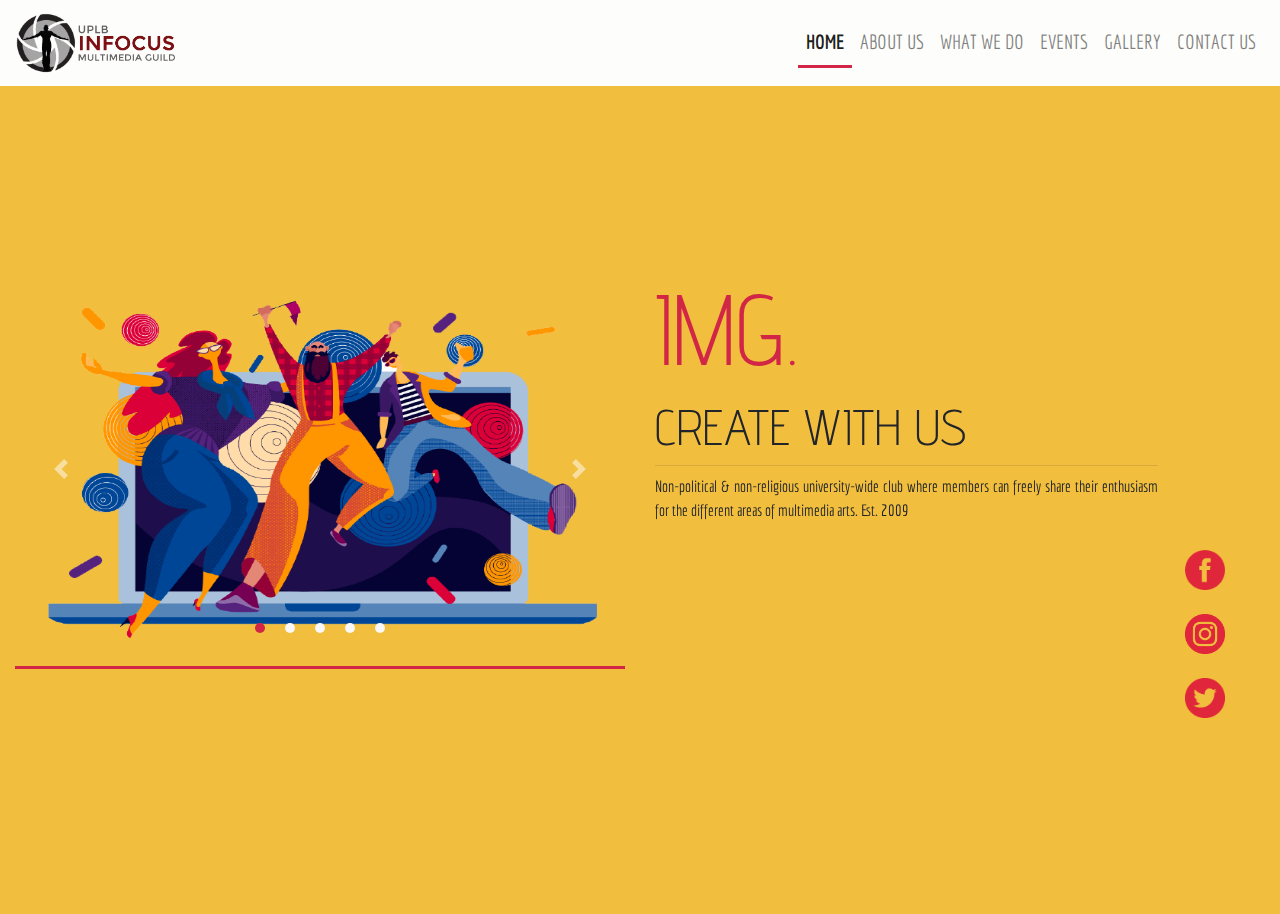
<file: home.html>
<!DOCTYPE html>
<html>
<head>

	<meta charset="utf-8">
	<meta name="viewport" content="width=device-width, initial-scale=1.0,maximum-scale=1.0">
	<meta http-equiv="X-UA-Compatible" content="IE=Edge">

	<title>UPLB Infocus Multimedia Guild</title>

	<!-- fontawesome -->
	<link rel="stylesheet" href="https://use.fontawesome.com/releases/v5.4.1/css/all.css" integrity="sha384-5sAR7xN1Nv6T6+dT2mhtzEpVJvfS3NScPQTrOxhwjIuvcA67KV2R5Jz6kr4abQsz" crossorigin="anonymous">

	<!-- bootstrap css -->
	<link rel="stylesheet" href="https://maxcdn.bootstrapcdn.com/bootstrap/4.1.3/css/bootstrap.min.css">
	<script src="https://ajax.googleapis.com/ajax/libs/jquery/3.3.1/jquery.min.js"></script>
	<script src="https://cdnjs.cloudflare.com/ajax/libs/popper.js/1.14.3/umd/popper.min.js"></script>
	<script src="https://maxcdn.bootstrapcdn.com/bootstrap/4.1.3/js/bootstrap.min.js"></script>

	<!-- external css -->
	<link rel="stylesheet" type="text/css" href="assets/css/style.css">

	<!-- fabicon -->
	<link rel="icon" type="image/gif/png" href="assets/images/logo-img.png">

	<!-- google fonts -->
	<link href="https://fonts.googleapis.com/css?family=Advent+Pro:300|Economica|Electrolize|Monda|Orbitron" rel="stylesheet">
	
	<!-- aos animate -->
	<link href="https://unpkg.com/aos@2.3.1/dist/aos.css" rel="stylesheet">
</head>
<body>
	<nav id="navbar" class="navbar navbar-expand-lg navbar-light sticky-top"> <!-- start of nav -->
		<a class="navbar-brand" href="index.html"><img src="assets/images/logo-img.png" class="logo-menu"><img src="assets/images/logo-text.png" class="logo-menu-text"></a>

		<button class="navbar-toggler" type="button" data-toggle="collapse" data-target="#navbar-nav">
			<span class="navbar-toggler-icon"></span>
		</button>

		<div id="navbar-nav" class="collapse navbar-collapse">
			<ul class="navbar-nav ml-auto">
				<li class="nav-item disable">
					<a href="home.html" class="nav-link active">HOME</a>
				</li>
				<li class="nav-item">
					<a href="about-us.html" class="nav-link">ABOUT US</a>
				</li>
				<li class="nav-item">
					<a href="what-we-do.html" class="nav-link">WHAT WE DO</a>
				</li>
				<li class="nav-item">
					<a href="events.html" class="nav-link">EVENTS</a>
				</li>
				<li class="nav-item">
					<a href="gallery.html" class="nav-link">GALLERY</a>
				</li>
				<li class="nav-item">
					<a href="contact-us.html" class="nav-link">CONTACT US</a>
				</li>
			</ul>
		</div>
	</nav> <!-- end of navbar -->

 	<div class="container-fluid home-main">
		<div class="row">
			<div class="col-lg-6 col-md-12 col-12 home-content">
				<div id="carousel-controls" class="carousel slide car-content" data-ride="carousel">
					<ol class="carousel-indicators">
						<li data-target="#carousel-controls" data-slide-to="0" class="active"></li>
						<li data-target="#carousel-controls" data-slide-to="1" ></li>
						<li data-target="#carousel-controls" data-slide-to="2" ></li>
						<li data-target="#carousel-controls" data-slide-to="3" ></li>
						<li data-target="#carousel-controls" data-slide-to="4" ></li>

					</ol>

					<div class="carousel-inner">
						<div class="carousel-item active">
							<img class="d-block img-fluid w-100 h-100" src="assets/images/home/car13.png">
						</div>
						<div class="carousel-item">
							<img class="d-block img-fluid w-100 h-100" src="assets/images/home/car15.png">
						</div>
						<div class="carousel-item">
							<img class="d-block img-fluid w-100 h-100" src="assets/images/home/car18.png">
						</div>
						<div class="carousel-item">
							<img class="d-block img-fluid w-100 h-100" src="assets/images/home/car16.png">
						</div>
						<div class="carousel-item">
							<img class="d-block img-fluid w-100 h-100" src="assets/images/home/cart4.gif">
						</div>

						<a href="#carousel-controls" class="carousel-control-prev" role="button" data-slide="prev">
							<span class="carousel-control-prev-icon"></span>
							<span class="sr-only">Previous</span>
						</a>

						<a href="#carousel-controls" class="carousel-control-next" role="button" data-slide="next">
							<span class="carousel-control-next-icon"></span>
							<span class="sr-only">Next</span>
						</a>
					</div> <!-- end of carousel inner -->
				</div> <!-- end of carousel -->
			</div> <!-- end of left side -->

			<div class="col-lg-6 col-md-12 col-12 home-content">
				<div class="row home-text">
					<div class="col-lg-10">
						<h1 class="display-4" data-aos="zoom-in-left" data-aos-duration="1500">IMG.</h1>
						<h2 class="lead" data-aos="zoom-in-left" data-aos-duration="1500">CREATE WITH US</h2>
						<hr class="my-2">
						<p data-aos="zoom-in-left" data-aos-duration="1500">Non-political & non-religious university-wide club where members can freely share their enthusiasm for the different areas of multimedia arts. Est. 2009</p>
					</div>
					<div class="col-lg-2 offset-lg-10 px-0">
						<footer class="home-footer" data-aos="zoom-out-right"  data-aos-duration="1500">
							<div>
								<a href="https://www.facebook.com/uplbimg" target="_blank" ><img src="assets/images/social-media/fb-logo-red.png" class="socials"></a>
							</div>
							<div>
								<a href="https://www.instagram.com/uplbimg/" target="_blank" class="d-inline"><img src="assets/images/social-media/instagram-logo-red.png" class="socials" ></a>
							</div>
							<div>
								<a href="https://twitter.com/uplbimg" target="_blank" class="d-inline"><img src="assets/images/social-media/twitter-logo-red.png" class="socials"></a>
							</div>
						</footer>
					</div>
				</div>
			</div> <!-- end of right side -->
		</div>
	</div>

	<!-- aos animate -->
	<script src="https://unpkg.com/aos@next/dist/aos.js"></script>
  	<script>
    	AOS.init();
  	</script>

</body>
</html>
</file>
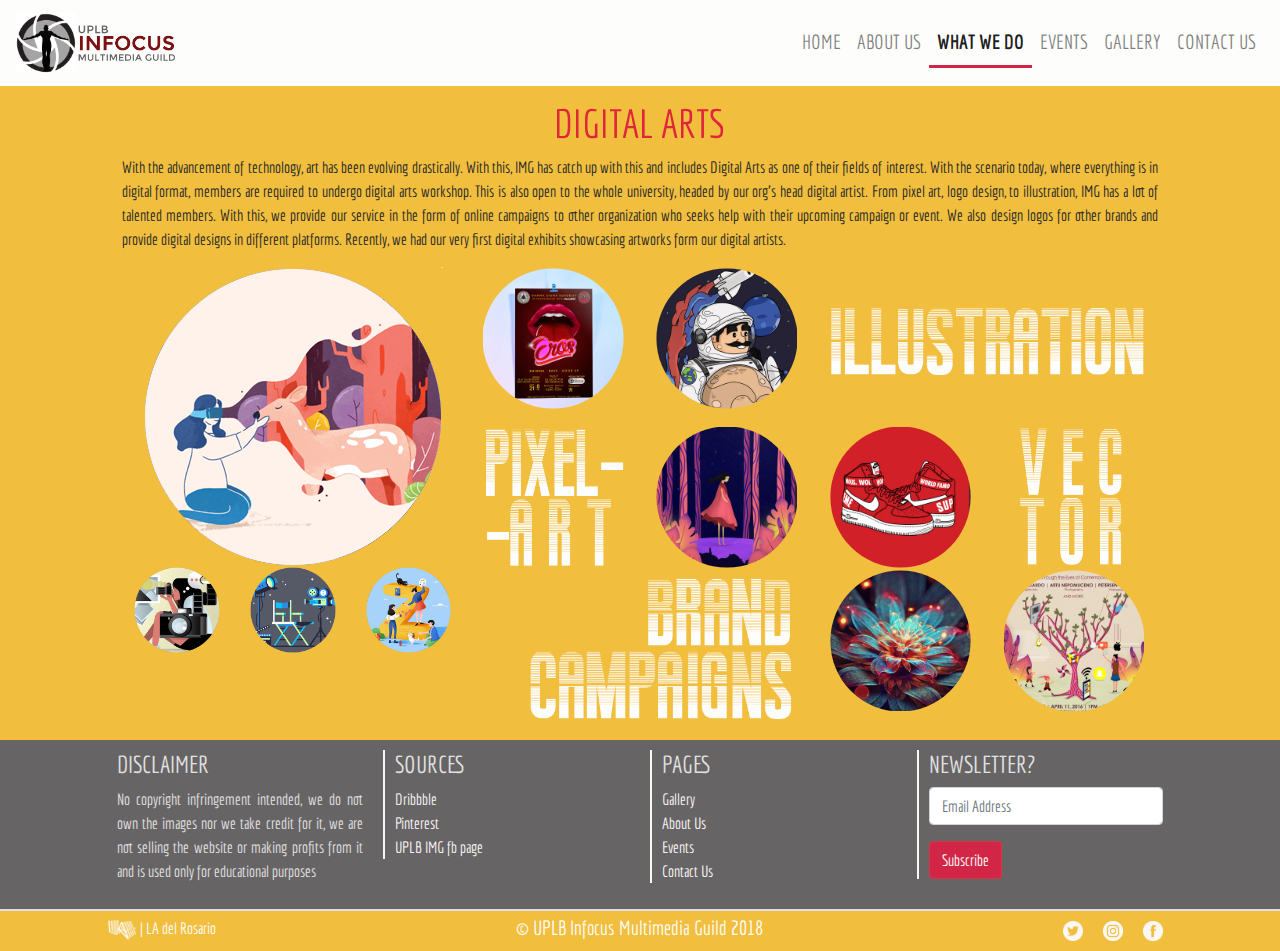
<file: what-we-do-digital.html>
<!DOCTYPE html>
<html>
<head>

	<meta charset="utf-8">
	<meta name="viewport" content="width=device-width, initial-scale=1.0,maximum-scale=1.0">
	<meta http-equiv="X-UA-Compatible" content="IE=Edge">

	<title>UPLB Infocus Multimedia Guild</title>

	<!-- fontawesome -->
	<link rel="stylesheet" href="https://use.fontawesome.com/releases/v5.4.1/css/all.css" integrity="sha384-5sAR7xN1Nv6T6+dT2mhtzEpVJvfS3NScPQTrOxhwjIuvcA67KV2R5Jz6kr4abQsz" crossorigin="anonymous">

	<!-- bootstrap css -->
	<link rel="stylesheet" href="https://maxcdn.bootstrapcdn.com/bootstrap/4.1.3/css/bootstrap.min.css">
	<script src="https://ajax.googleapis.com/ajax/libs/jquery/3.3.1/jquery.min.js"></script>
	<script src="https://cdnjs.cloudflare.com/ajax/libs/popper.js/1.14.3/umd/popper.min.js"></script>
	<script src="https://maxcdn.bootstrapcdn.com/bootstrap/4.1.3/js/bootstrap.min.js"></script>

	<!-- external css -->
	<link rel="stylesheet" type="text/css" href="assets/css/style.css">

	<!-- fabicon -->
	<link rel="icon" type="image/gif/png" href="assets/images/logo-img.png">

	<!-- google fonts -->
	<link href="https://fonts.googleapis.com/css?family=Advent+Pro:300|Economica" rel="stylesheet">
	
	<!-- aos animate -->
	<link href="https://unpkg.com/aos@2.3.1/dist/aos.css" rel="stylesheet">
</head>
<body>
	<nav id="navbar" class="navbar navbar-expand-lg navbar-light sticky-top"> <!-- start of nav -->
		<a class="navbar-brand" href="index.html"><img src="assets/images/logo-img.jpg" class="logo-menu"><img src="assets/images/logo-text.png" class="logo-menu-text"></a>

		<button class="navbar-toggler" type="button" data-toggle="collapse" data-target="#navbar-nav">
			<span class="navbar-toggler-icon"></span>
		</button>

		<div id="navbar-nav" class="collapse navbar-collapse">
			<ul class="navbar-nav ml-auto">
				<li class="nav-item">
					<a href="home.html" class="nav-link">HOME</a>
				</li>
				<li class="nav-item">
					<a href="about-us.html" class="nav-link ">ABOUT US</a>
				</li>
				<li class="nav-item">
					<a href="what-we-do.html
					" class="nav-link active">WHAT WE DO</a>
				</li>
				<li class="nav-item">
					<a href="events.html" class="nav-link">EVENTS</a>
				</li>
				<li class="nav-item">
					<a href="gallery.html" class="nav-link">GALLERY</a>
				</li>
				<li class="nav-item">
					<a href="contact-us.html" class="nav-link">CONTACT US</a>
				</li>
			</ul>
		</div>
	</nav> <!-- end of navbar -->

 	<div class="container-fluid background-solid">
		<div class="row">
			<div class="what-header col-lg-10 offset-lg-1 col-md-12 col-12">
				<h1 class="red" data-aos="fade-up" data-aos-duration="1500">DIGITAL ARTS</h1>
				<p class="text-justify">With the advancement of technology, art has been evolving drastically. With this, IMG has catch up with this and includes Digital Arts as one of their fields of interest. With the scenario today, where everything is in digital format, members are required to undergo digital arts workshop. This is also open to the whole university, headed by our org's head digital artist. From pixel art, logo design, to illustration, IMG has a lot of talented members. With this, we provide our service in the form of online campaigns to other organization who seeks help with their upcoming campaign or event. We also design logos for other brands and provide digital designs in different platforms. Recently, we had our very first digital exhibits showcasing artworks form our digital artists.</p>
			</div>
		</div>

		
			<div class="col-lg-10 offset-lg-1 col-md-12 col-12">
				<div class="row">
					<div class="col-lg-4 col-md-4 col-12">
						<div class="row">
							<div class="what-anchor col-lg-12 col-md-12 col-12">
								<img class="img-fluid" src="assets/images/what-we-do/digital1.png">
								<div class="overlay">
   									 <div class="text">DIGITAL ARTS</div>
  								</div>
							</div>
							<div class="what-nav col-lg-12 col-md-12 col-12">
								<div class="row">
									<div class="col-lg-4 col-md-4 col-4">
										<a class="what-anchor" href="what-we-do-photog.html">
											<img class="img-fluid" src="assets/images/what-we-do/photog1.png">
											<div class="overlay">
   									 			<div class="text-sm">PHOTOGRAPHY</div>
  											</div>
										</a>
									</div>
									<div class="col-lg-4 col-md-4 col-4">
										<a class="what-anchor" href="what-we-do-videog.html">
											<img class="img-fluid" src="assets/images/what-we-do/videog1.png">
											<div class="overlay">
   									 			<div class="text-sm">VIDEOGRAPHY</div>
  											</div>
										</a>
									</div>
									<div class="col-lg-4 col-md-4 col-4">
										<a class="what-anchor" href="what-we-do-trad.html">
											<img class="img-fluid" src="assets/images/what-we-do/trad1.png">
											<div class="overlay">
   									 			<div class="text-sm">TRADITIONAL ARTS</div>
  											</div>
										</a>
									</div>
								</div>
							</div>
						</div>
					</div>
				

				
					<div class="col-lg-8 col-md-8 col-12">
						<div class="row">
							<div class="col-lg-3 col-md-3 col-6">
								<img class="img-fluid img-circle" data-aos="zoom-in" data-aos-duration="1500" src="assets/images/what-we-do/digital2.png">
							</div>
							<div class="col-lg-3 col-md-3 col-6">
								<img class="img-fluid img-circle" data-aos="zoom-in" data-aos-duration="1500" src="assets/images/what-we-do/digital3.png">
							</div>
							<div class="col-lg-6 col-md-6 col-0">
								<img class="img-fluid img-hide" src="assets/images/what-we-do/digital-filler1.png">
							</div>
						</div>

						<div class="row">
							<div class="col-lg-3 col-md-3 col-0">
								<img class="img-fluid img-hide" src="assets/images/what-we-do/digital-filler2.png">
							</div>
							<div class="col-lg-3 col-md-3 col-6">
								<img class="img-fluid img-circle" data-aos="zoom-in" data-aos-duration="1500" src="assets/images/what-we-do/digital4.png">
							</div>
							<div class="col-lg-3 col-md-3 col-6">
								<img class="img-fluid img-circle" data-aos="zoom-in" data-aos-duration="1500" src="assets/images/what-we-do/digital5.png">
							</div>
							<div class="col-lg-3 col-md-3 col-0">
								<img class="img-fluid img-hide" src="assets/images/what-we-do/digital-filler3.png">
							</div>
						</div>

						<div class="row">
							<div class="col-lg-6 col-md-6 col-0">
								<img class="img-fluid img-hide" src="assets/images/what-we-do/digital-filler4.png">
							</div>
							<div class="col-lg-3 col-md-3 col-6">
								<img class="img-fluid img-circle" data-aos="zoom-in" data-aos-duration="1500" src="assets/images/what-we-do/digital6.png">
							</div>
							<div class="col-lg-3 col-md-3 col-6">
								<img class="img-fluid img-circle" data-aos="zoom-in" data-aos-duration="1500" src="assets/images/what-we-do/digital7.png">
							</div>
						</div>		
					</div>
				</div>
			</div>
		</div>
	</div> <!-- end of fluid container -->

	<!-- start of footer -->
	<footer class="container-fluid px-0 mx-0">

		<div class="row mx-0">
			<div class="col-lg-10 offset-lg-1 col-md-12 col-12">
				<div class="row">
					<div class="col-lg-3 col-md-3 col-3 footer-col">
						
						<h4>DISCLAIMER</h4>
						<p>No copyright infringement intended, we do not own the images nor we take credit for it, we are not selling the website or making profits from it and is used only for educational purposes</p>
						
					</div>
					<div class="col-lg-3 col-md-3 col-3 footer-col">
						<div class="footer-col-1">
						<h4>SOURCES</h4>
						<ul>
							<li><a href="https://dribbble.com/" target="_blank">Dribbble</a></li>
							<li><a href="https://www.pinterest.ph/" target="_blank">Pinterest</a></li>
							<li><a href="https://www.facebook.com/uplbimg" target="_blank">UPLB IMG fb page</a></li>
						</ul>
						</div>
					</div>
					<div class="col-lg-3 col-md-3 col-3  footer-col">
						<div class="footer-col-1">
						<h4>PAGES</h4>
						<ul>
							<li><a href="gallery.html">Gallery</a></li>
							<li><a href="about-us.html">About Us</a></li>
							<li><a href="events.html">Events</a></li>
							<li><a href="contact-us.html">Contact Us</a></li>
						</ul>
						</div>
					</div>
					<div class="col-lg-3 col-md-3 col-3 footer-col">
						<div class="footer-col-1">
						<h4>NEWSLETTER?</h4>
						<form>
						  <div class="form-group">
						    <input type="email" class="form-control" id="exampleInputEmail1" aria-describedby="emailHelp" placeholder="Email Address"> 
						  </div>
						  <!-- <div class="form-group">
						    <input type="text" class="form-control" id="exampleInputPassword1" placeholder="Name">
						  </div> -->
						  	<button type="submit" class="btn  btn-danger mx-auto">Subscribe</button>
						</form>
						</div>
					</div>
				</div>
			</div>
		</div>

		<div class="row last-footer mx-0">
			<div class="col-lg-10 offset-lg-1 col-md-12 col-12">
				<div class="row">
					<div class="col-lg-4 col-md-4 col-4 la-section px-0">
						<a href="https://la-delrosario.github.io/portfolio01/" target="_blank"><img src="assets/images/social-media/logo.png" class="LA-logo"> | LA del Rosario</a>
					</div>
					<div class="col-lg-4 col-md-4 col-4 copyright-section text-center">
						<h5 class="text-center">&copy; UPLB Infocus Multimedia Guild 2018</h5>
					</div>
					<div class="col-lg-4 col-md-4 col-4 px-0">
						<a href="https://www.facebook.com/uplbimg" target="_blank"><img src="assets/images/social-media/fb-logo.png" class="socials-footer"></a>
						<a href="https://www.instagram.com/uplbimg/" target="_blank"><img src="assets/images/social-media/instagram-logo.png" class="socials-footer"></a>
						<a href="https://twitter.com/uplbimg" target="_blank"><img src="assets/images/social-media/twitter-logo.png" class="socials-footer"></a>
					</div>
				</div>
			</div>
		</div>
	</footer>
	
	<!-- aos animate -->
	<script src="https://unpkg.com/aos@next/dist/aos.js"></script>
  	<script>
    	AOS.init();
  	</script>
</body>
</html>
</file>
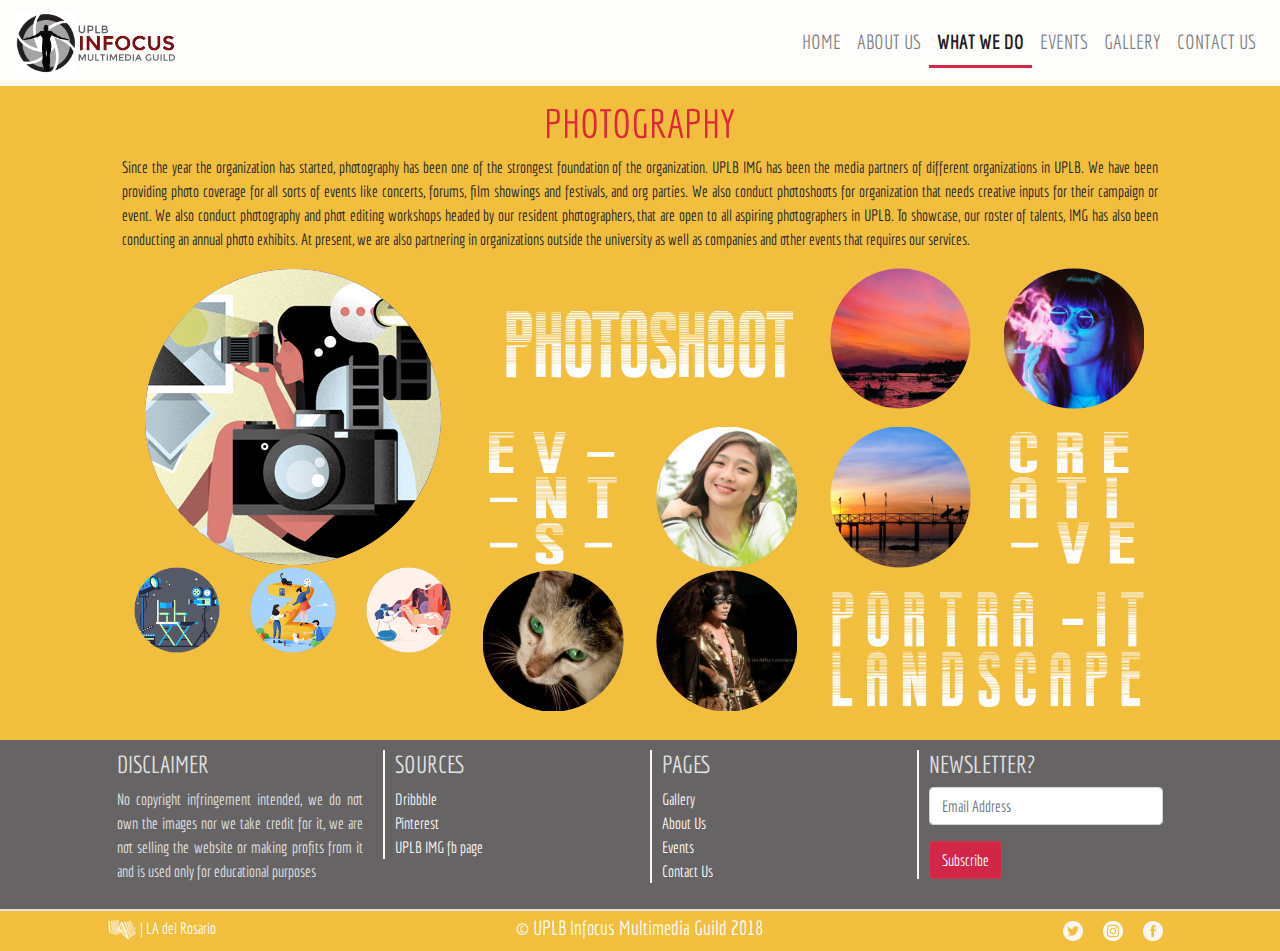
<file: what-we-do-photog.html>
<!DOCTYPE html>
<html>
<head>

	<meta charset="utf-8">
	<meta name="viewport" content="width=device-width, initial-scale=1.0,maximum-scale=1.0">
	<meta http-equiv="X-UA-Compatible" content="IE=Edge">

	<title>UPLB Infocus Multimedia Guild</title>

	<!-- fontawesome -->
	<link rel="stylesheet" href="https://use.fontawesome.com/releases/v5.4.1/css/all.css" integrity="sha384-5sAR7xN1Nv6T6+dT2mhtzEpVJvfS3NScPQTrOxhwjIuvcA67KV2R5Jz6kr4abQsz" crossorigin="anonymous">

	<!-- bootstrap css -->
	<link rel="stylesheet" href="https://maxcdn.bootstrapcdn.com/bootstrap/4.1.3/css/bootstrap.min.css">
	<script src="https://ajax.googleapis.com/ajax/libs/jquery/3.3.1/jquery.min.js"></script>
	<script src="https://cdnjs.cloudflare.com/ajax/libs/popper.js/1.14.3/umd/popper.min.js"></script>
	<script src="https://maxcdn.bootstrapcdn.com/bootstrap/4.1.3/js/bootstrap.min.js"></script>

	<!-- external css -->
	<link rel="stylesheet" type="text/css" href="assets/css/style.css">

	<!-- fabicon -->
	<link rel="icon" type="image/gif/png" href="assets/images/logo-img.png">

	<!-- google fonts -->
	<link href="https://fonts.googleapis.com/css?family=Advent+Pro:300|Economica" rel="stylesheet">

	<!-- aos animate -->
	<link href="https://unpkg.com/aos@2.3.1/dist/aos.css" rel="stylesheet">
</head>
<body>
	<nav id="navbar" class="navbar navbar-expand-lg navbar-light sticky-top"> <!-- start of nav -->
		<a class="navbar-brand" href="index.html"><img src="assets/images/logo-img.jpg" class="logo-menu"><img src="assets/images/logo-text.png" class="logo-menu-text"></a>

		<button class="navbar-toggler" type="button" data-toggle="collapse" data-target="#navbar-nav">
			<span class="navbar-toggler-icon"></span>
		</button>

		<div id="navbar-nav" class="collapse navbar-collapse">
			<ul class="navbar-nav ml-auto">
				<li class="nav-item">
					<a href="home.html" class="nav-link">HOME</a>
				</li>
				<li class="nav-item">
					<a href="about-us.html" class="nav-link ">ABOUT US</a>
				</li>
				<li class="nav-item">
					<a href="what-we-do.html
					" class="nav-link active">WHAT WE DO</a>
				</li>
				<li class="nav-item">
					<a href="events.html" class="nav-link">EVENTS</a>
				</li>
				<li class="nav-item">
					<a href="gallery.html" class="nav-link">GALLERY</a>
				</li>
				<li class="nav-item">
					<a href="contact-us.html" class="nav-link">CONTACT US</a>
				</li>
			</ul>
		</div>
	</nav> <!-- end of navbar -->

 	<div class="container-fluid background-solid">
		<div class="row">
			<div class="what-header col-lg-10 offset-lg-1 col-md-12 col-12">
				<h1 class="red" data-aos="fade-up" data-aos-duration="1500">PHOTOGRAPHY</h1>
				<p class="text-justify">Since the year the organization has started, photography has been one of
				the strongest foundation of the organization. UPLB IMG has been the media partners of different organizations in UPLB.
				We have been providing photo coverage for all sorts of events like concerts, forums, film showings and festivals, and org parties. We also conduct photoshoots for organization that needs creative inputs for their campaign or event. We also conduct photography and phot editing workshops headed by our resident photographers, that are open to all aspiring photographers in UPLB. To showcase, our roster of talents, IMG has also been conducting an annual photo exhibits. At present, we are also partnering in organizations outside the university as well as companies and other events that requires our services.</p>
			</div>
		</div>

		
			<div class="col-lg-10 offset-lg-1 col-md-12 col-12">
				<div class="row">
					<div class="col-lg-4 col-md-4 col-12">
						<div class="row">
							<div class="what-anchor col-lg-12 col-md-12 col-12">
								<img class="img-fluid" src="assets/images/what-we-do/photog1.png">
								<div class="overlay">
   									 <div class="text">PHOTOGRAPHY</div>
  								</div>
							</div>
							<div class="what-nav col-lg-12 col-md-12 col-12">
								<div class="row">
									<div class="col-lg-4 col-md-4 col-4">
										<a class="what-anchor" href="what-we-do-videog.html">
											<img class="img-fluid" src="assets/images/what-we-do/videog1.png">
											<div class="overlay">
   									 			<div class="text-sm">VIDEOGRAPHY</div>
  											</div>
										</a>
									</div>
									<div class="col-lg-4 col-md-4 col-4">
										<a class="what-anchor" href="what-we-do-trad.html">
											<img class="img-fluid" src="assets/images/what-we-do/trad1.png">
											<div class="overlay">
   									 			<div class="text-sm">TRADITIONAL ARTS</div>
  											</div>
										</a>
									</div>
									<div class="col-lg-4 col-md-4 col-4">
										<a class="what-anchor" href="what-we-do-digital.html">
											<img class="img-fluid" src="assets/images/what-we-do/digital1.png">
											<div class="overlay">
   									 			<div class="text-sm">DIGITAL ARTS</div>
  											</div>
										</a>
									</div>
								</div>
							</div>
						</div>
					</div>
				

				
					<div class="col-lg-8 col-md-8 col-12">
						<div class="row">
							<div class="col-lg-6 col-md-6 col-0">
								<img class="img-fluid img-hide" src="assets/images/what-we-do/photog-filler1.png">
							</div>
							<div class="col-lg-3 col-md-3 col-6">
								<img class="img-fluid img-circle" data-aos="zoom-in" data-aos-easing="ease-out-cubic" data-aos-duration="1500"
								src="assets/images/what-we-do/photog2.png" >
							</div>
							<div class="col-lg-3 col-md-3 col-6">
								<img class="img-fluid img-circle" data-aos="zoom-in" data-aos-easing="ease-out-cubic" data-aos-duration="1500"
								src="assets/images/what-we-do/photog7.png">
							</div>
						</div>

						<div class="row">
							<div class="col-lg-3 col-md-3 col-0">
								<img class="img-fluid img-hide" src="assets/images/what-we-do/photog-filler2.png">
							</div>
							<div class="col-lg-3 col-md-3 col-6">
								<img class="img-fluid img-circle" data-aos="zoom-in" data-aos-easing="ease-out-cubic" data-aos-duration="1500"
								src="assets/images/what-we-do/photog4.png">
							</div>
							<div class="col-lg-3 col-md-3 col-6">
								<img class="img-fluid img-circle" data-aos="zoom-in" data-aos-easing="ease-out-cubic" data-aos-duration="1500"
								src="assets/images/what-we-do/photog3.png">
							</div>
							<div class="col-lg-3 col-md-3 col-0">
								<img class="img-fluid img-hide" src="assets/images/what-we-do/photog-filler3.png">
							</div>
						</div>

						<div class="row">
							<div class="col-lg-3 col-md-3 col-6">
								<img class="img-fluid img-circle" data-aos="zoom-in" data-aos-easing="ease-out-cubic" data-aos-duration="1500"
								src="assets/images/what-we-do/photog6.png">
							</div>
							<div class="col-lg-3 col-md-3 col-6">
								<img class="img-fluid img-circle" data-aos="zoom-in" data-aos-easing="ease-out-cubic" data-aos-duration="1500"
								src="assets/images/what-we-do/photog5.png">
							</div>
							<div class="col-lg-6 col-md-6 col-0">
								<img class="img-fluid img-hide" src="assets/images/what-we-do/photog-filler4.png">
							</div>
						</div>		
					</div>
				</div>
			</div>
		</div>
	</div> <!-- end of fluid container -->

	<!-- start of footer -->
	<footer class="container-fluid px-0 mx-0">

		<div class="row mx-0">
			<div class="col-lg-10 offset-lg-1 col-md-12 col-12">
				<div class="row">
					<div class="col-lg-3 col-md-3 col-3 footer-col">
						
						<h4>DISCLAIMER</h4>
						<p>No copyright infringement intended, we do not own the images nor we take credit for it, we are not selling the website or making profits from it and is used only for educational purposes</p>
						
					</div>
					<div class="col-lg-3 col-md-3 col-3 footer-col">
						<div class="footer-col-1">
						<h4>SOURCES</h4>
						<ul>
							<li><a href="https://dribbble.com/" target="_blank">Dribbble</a></li>
							<li><a href="https://www.pinterest.ph/" target="_blank">Pinterest</a></li>
							<li><a href="https://www.facebook.com/uplbimg" target="_blank">UPLB IMG fb page</a></li>
						</ul>
						</div>
					</div>
					<div class="col-lg-3 col-md-3 col-3  footer-col">
						<div class="footer-col-1">
						<h4>PAGES</h4>
						<ul>
							<li><a href="gallery.html">Gallery</a></li>
							<li><a href="about-us.html">About Us</a></li>
							<li><a href="events.html">Events</a></li>
							<li><a href="contact-us.html">Contact Us</a></li>
						</ul>
						</div>
					</div>
					<div class="col-lg-3 col-md-3 col-3 footer-col">
						<div class="footer-col-1">
						<h4>NEWSLETTER?</h4>
						<form>
						  <div class="form-group">
						    <input type="email" class="form-control" id="exampleInputEmail1" aria-describedby="emailHelp" placeholder="Email Address"> 
						  </div>
						  <!-- <div class="form-group">
						    <input type="text" class="form-control" id="exampleInputPassword1" placeholder="Name">
						  </div> -->
						  	<button type="submit" class="btn  btn-danger mx-auto">Subscribe</button>
						</form>
						</div>
					</div>
				</div>
			</div>
		</div>

		<div class="row last-footer mx-0">
			<div class="col-lg-10 offset-lg-1 col-md-12 col-12">
				<div class="row">
					<div class="col-lg-4 col-md-4 col-4 la-section px-0">
						<a href="https://la-delrosario.github.io/portfolio01/" target="_blank"><img src="assets/images/social-media/logo.png" class="LA-logo"> | LA del Rosario</a>
					</div>
					<div class="col-lg-4 col-md-4 col-4 copyright-section text-center">
						<h5 class="text-center">&copy; UPLB Infocus Multimedia Guild 2018</h5>
					</div>
					<div class="col-lg-4 col-md-4 col-4 px-0">
						<a href="https://www.facebook.com/uplbimg" target="_blank"><img src="assets/images/social-media/fb-logo.png" class="socials-footer"></a>
						<a href="https://www.instagram.com/uplbimg/" target="_blank"><img src="assets/images/social-media/instagram-logo.png" class="socials-footer"></a>
						<a href="https://twitter.com/uplbimg" target="_blank"><img src="assets/images/social-media/twitter-logo.png" class="socials-footer"></a>
					</div>
				</div>
			</div>
		</div>
	</footer>
			
	<!-- aos animate -->
	<script src="https://unpkg.com/aos@next/dist/aos.js"></script>
  	<script>
    	AOS.init();
  	</script>
</body>
</html>
</file>
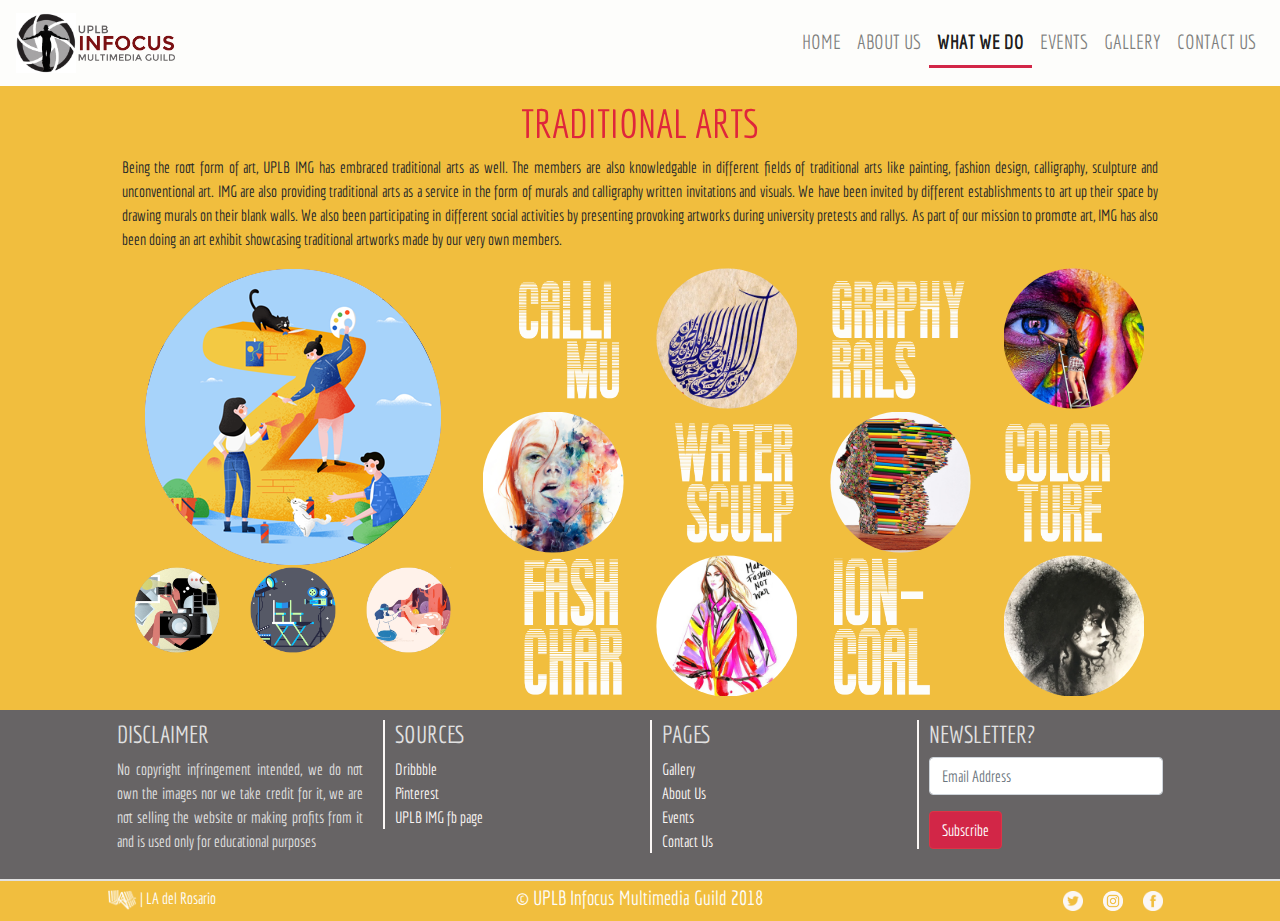
<file: what-we-do-trad.html>
<!DOCTYPE html>
<html>
<head>

	<meta charset="utf-8">
	<meta name="viewport" content="width=device-width, initial-scale=1.0,maximum-scale=1.0">
	<meta http-equiv="X-UA-Compatible" content="IE=Edge">

	<title>UPLB Infocus Multimedia Guild</title>

	<!-- fontawesome -->
	<link rel="stylesheet" href="https://use.fontawesome.com/releases/v5.4.1/css/all.css" integrity="sha384-5sAR7xN1Nv6T6+dT2mhtzEpVJvfS3NScPQTrOxhwjIuvcA67KV2R5Jz6kr4abQsz" crossorigin="anonymous">

	<!-- bootstrap css -->
	<link rel="stylesheet" href="https://maxcdn.bootstrapcdn.com/bootstrap/4.1.3/css/bootstrap.min.css">
	<script src="https://ajax.googleapis.com/ajax/libs/jquery/3.3.1/jquery.min.js"></script>
	<script src="https://cdnjs.cloudflare.com/ajax/libs/popper.js/1.14.3/umd/popper.min.js"></script>
	<script src="https://maxcdn.bootstrapcdn.com/bootstrap/4.1.3/js/bootstrap.min.js"></script>

	<!-- external css -->
	<link rel="stylesheet" type="text/css" href="assets/css/style.css">

	<!-- fabicon -->
	<link rel="icon" type="image/gif/png" href="assets/images/logo-img.png">

	<!-- google fonts -->
	<link href="https://fonts.googleapis.com/css?family=Advent+Pro:300|Economica" rel="stylesheet">
	
	<!-- aos animate -->
	<link href="https://unpkg.com/aos@2.3.1/dist/aos.css" rel="stylesheet">
</head>
<body>
	<nav id="navbar" class="navbar navbar-expand-lg navbar-light sticky-top"> <!-- start of nav -->
		<a class="navbar-brand" href="index.html"><img src="assets/images/logo-img.jpg" class="logo-menu"><img src="assets/images/logo-text.png" class="logo-menu-text"></a>

		<button class="navbar-toggler" type="button" data-toggle="collapse" data-target="#navbar-nav">
			<span class="navbar-toggler-icon"></span>
		</button>

		<div id="navbar-nav" class="collapse navbar-collapse">
			<ul class="navbar-nav ml-auto">
				<li class="nav-item">
					<a href="home.html" class="nav-link">HOME</a>
				</li>
				<li class="nav-item">
					<a href="about-us.html" class="nav-link ">ABOUT US</a>
				</li>
				<li class="nav-item">
					<a href="what-we-do.html
					" class="nav-link active">WHAT WE DO</a>
				</li>
				<li class="nav-item">
					<a href="events.html" class="nav-link">EVENTS</a>
				</li>
				<li class="nav-item">
					<a href="gallery.html" class="nav-link">GALLERY</a>
				</li>
				<li class="nav-item">
					<a href="contact-us.html" class="nav-link">CONTACT US</a>
				</li>
			</ul>
		</div>
	</nav> <!-- end of navbar -->

 	<div class="container-fluid background-solid">
		<div class="row">
			<div class="what-header col-lg-10 offset-lg-1 col-md-12 col-12">
				<h1 class="red" data-aos="fade-up" data-aos-duration="1500">TRADITIONAL ARTS</h1>
				<p class="text-justify">Being the root form of art, UPLB IMG has embraced traditional arts as well. The members are also knowledgable in different fields of traditional arts like painting, fashion design, calligraphy, sculpture and unconventional art. IMG are also providing traditional arts as a service in the form of murals and calligraphy written invitations and visuals. We have been invited by different establishments to art up their space by drawing murals on their blank walls. We also been participating in different social activities by presenting provoking artworks during university pretests and rallys. As part of our mission to promote art, IMG has also been doing an art exhibit showcasing traditional artworks made by our very own members. </p>
			</div>
		</div>

		
			<div class="col-lg-10 offset-lg-1 col-md-12 col-12">
				<div class="row">
					<div class="col-lg-4 col-md-4 col-12">
						<div class="row">
							<div class="what-anchor col-lg-12 col-md-12 col-12">
								<img class="img-fluid" src="assets/images/what-we-do/trad1.png">
								<div class="overlay">
   									 <div class="text">TRADITIONAL ARTS</div>
  								</div>
							</div>
							<div class="what-nav col-lg-12 col-md-12 col-12">
								<div class="row">
									<div class="col-lg-4 col-md-4 col-4">
										<a class="what-anchor" href="what-we-do-photog.html">
											<img class="img-fluid" src="assets/images/what-we-do/photog1.png">
											<div class="overlay">
   									 			<div class="text-sm">PHOTOGRAPHY</div>
  											</div>
										</a>
									</div>
									<div class="col-lg-4 col-md-4 col-4">
										<a class="what-anchor" href="what-we-do-videog.html">
											<img class="img-fluid" src="assets/images/what-we-do/videog1.png">
											<div class="overlay">
   									 			<div class="text-sm">VIDEOGRAPHY</div>
  											</div>
										</a>
									</div>
									<div class="col-lg-4 col-md-4 col-4">
										<a class="what-anchor" href="what-we-do-digital.html">
											<img class="img-fluid" src="assets/images/what-we-do/digital1.png">
											<div class="overlay">
   									 			<div class="text-sm">DIGITAL ARTS</div>
  											</div>
										</a>
									</div>
								</div>
							</div>
						</div>
					</div>
				

				
					<div class="col-lg-8 col-md-8 col-12">
						<div class="row">
							<div class="img-hide col-lg-3 col-md-3 col-0">
								<img class="img-fluid img-hide" src="assets/images/what-we-do/trad-filler1.png">
							</div>
							<div class="col-lg-3 col-md-3 col-6">
								<img class="img-fluid img-circle" data-aos="zoom-in" data-aos-easing="ease-out-cubic" data-aos-duration="1500" src="assets/images/what-we-do/trad2.png">
							</div>
							<div class="img-hide col-lg-3 col-md-3 col-0">
								<img class="img-fluid img-hide" src="assets/images/what-we-do/trad-filler2.png">
							</div>
							<div class="col-lg-3 col-md-3 col-6">
								<img class="img-fluid img-circle" data-aos="zoom-in" data-aos-easing="ease-out-cubic" data-aos-duration="1500" src="assets/images/what-we-do/trad3.png">
							</div>
						</div>

						<div class="row">
							<div class="col-lg-3 col-md-3 col-6">
								<img class="img-fluid img-circle" data-aos="zoom-in" data-aos-easing="ease-out-cubic" data-aos-duration="1500" src="assets/images/what-we-do/trad4.png">
							</div>
							<div class="img-hide col-lg-3 col-md-3 col-0">
								<img class="img-fluid img-hide" src="assets/images/what-we-do/trad-filler3.png">
							</div>
							<div class="col-lg-3 col-md-3 col-6">
								<img class="img-fluid img-circle" data-aos="zoom-in" data-aos-easing="ease-out-cubic" data-aos-duration="1500" src="assets/images/what-we-do/trad5.png">
							</div>
							<div class="img-hide col-lg-3 col-md-3 col-0">
								<img class="img-fluid img-hide" src="assets/images/what-we-do/trad-filler4.png">
							</div>
						</div>

						<div class="row">
							<div class="img-hide col-lg-3 col-md-3 col-0">
								<img class="img-fluid img-hide" src="assets/images/what-we-do/trad-filler5.png">
							</div>
							<div class="col-lg-3 col-md-3 col-6">
								<img class="img-fluid img-circle" data-aos="zoom-in" data-aos-easing="ease-out-cubic" data-aos-duration="1500" src="assets/images/what-we-do/trad6.png">
							</div>
							<div class="img-hide col-lg-3 col-md-3 col-0">
								<img class="img-fluid img-hide" src="assets/images/what-we-do/trad-filler6.png">
							</div>
							<div class="col-lg-3 col-md-3 col-6">
								<img class="img-fluid img-circle" data-aos="zoom-in" data-aos-easing="ease-out-cubic" data-aos-duration="1500" src="assets/images/what-we-do/trad7.png">
							</div>
						</div>			
					</div>
				</div>
			</div>
		</div>
	</div> <!-- end of fluid container -->

	<!-- start of footer -->
	<footer class="container-fluid px-0 mx-0">

		<div class="row mx-0">
			<div class="col-lg-10 offset-lg-1 col-md-12 col-12">
				<div class="row">
					<div class="col-lg-3 col-md-3 col-3 footer-col">
						
						<h4>DISCLAIMER</h4>
						<p>No copyright infringement intended, we do not own the images nor we take credit for it, we are not selling the website or making profits from it and is used only for educational purposes</p>
						
					</div>
					<div class="col-lg-3 col-md-3 col-3 footer-col">
						<div class="footer-col-1">
						<h4>SOURCES</h4>
						<ul>
							<li><a href="https://dribbble.com/" target="_blank">Dribbble</a></li>
							<li><a href="https://www.pinterest.ph/" target="_blank">Pinterest</a></li>
							<li><a href="https://www.facebook.com/uplbimg" target="_blank">UPLB IMG fb page</a></li>
						</ul>
						</div>
					</div>
					<div class="col-lg-3 col-md-3 col-3  footer-col">
						<div class="footer-col-1">
						<h4>PAGES</h4>
						<ul>
							<li><a href="gallery.html">Gallery</a></li>
							<li><a href="about-us.html">About Us</a></li>
							<li><a href="events.html">Events</a></li>
							<li><a href="contact-us.html">Contact Us</a></li>
						</ul>
						</div>
					</div>
					<div class="col-lg-3 col-md-3 col-3 footer-col">
						<div class="footer-col-1">
						<h4>NEWSLETTER?</h4>
						<form>
						  <div class="form-group">
						    <input type="email" class="form-control" id="exampleInputEmail1" aria-describedby="emailHelp" placeholder="Email Address"> 
						  </div>
						  <!-- <div class="form-group">
						    <input type="text" class="form-control" id="exampleInputPassword1" placeholder="Name">
						  </div> -->
						  	<button type="submit" class="btn  btn-danger mx-auto">Subscribe</button>
						</form>
						</div>
					</div>
				</div>
			</div>
		</div>

		<div class="row last-footer mx-0">
			<div class="col-lg-10 offset-lg-1 col-md-12 col-12">
				<div class="row">
					<div class="col-lg-4 col-md-4 col-4 la-section px-0">
						<a href="https://la-delrosario.github.io/portfolio01/" target="_blank"><img src="assets/images/social-media/logo.png" class="LA-logo"> | LA del Rosario</a>
					</div>
					<div class="col-lg-4 col-md-4 col-4 copyright-section text-center">
						<h5 class="text-center">&copy; UPLB Infocus Multimedia Guild 2018</h5>
					</div>
					<div class="col-lg-4 col-md-4 col-4 px-0">
						<a href="https://www.facebook.com/uplbimg" target="_blank"><img src="assets/images/social-media/fb-logo.png" class="socials-footer"></a>
						<a href="https://www.instagram.com/uplbimg/" target="_blank"><img src="assets/images/social-media/instagram-logo.png" class="socials-footer"></a>
						<a href="https://twitter.com/uplbimg" target="_blank"><img src="assets/images/social-media/twitter-logo.png" class="socials-footer"></a>
					</div>
				</div>
			</div>
		</div>
	</footer>
	
	<!-- aos animate -->
	<script src="https://unpkg.com/aos@next/dist/aos.js"></script>
  	<script>
    	AOS.init();
  	</script>
</body>
</html>
</file>
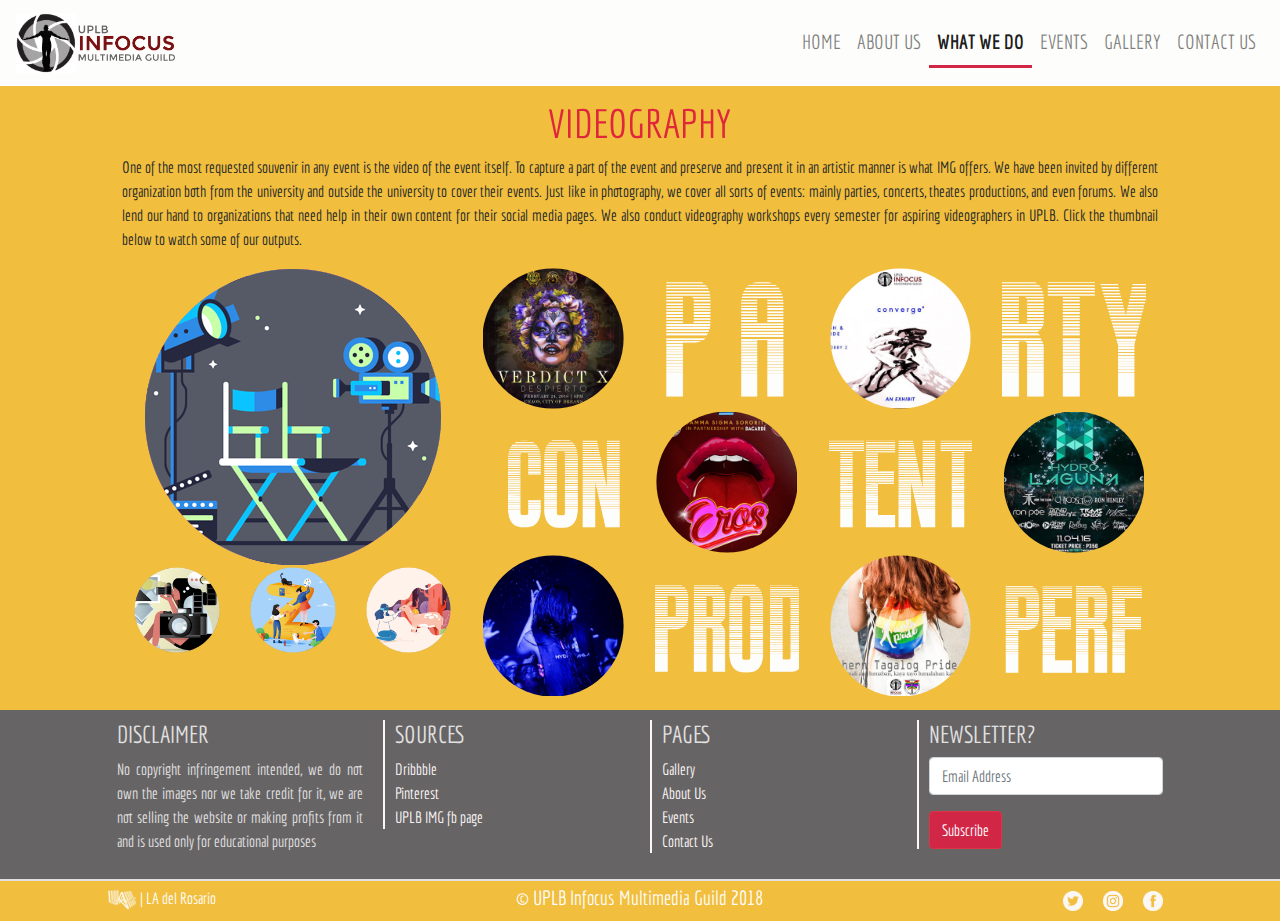
<file: what-we-do-videog.html>
<!DOCTYPE html>
<html>
<head>

	<meta charset="utf-8">
	<meta name="viewport" content="width=device-width, initial-scale=1.0,maximum-scale=1.0">
	<meta http-equiv="X-UA-Compatible" content="IE=Edge">

	<title>UPLB Infocus Multimedia Guild</title>

	<!-- fontawesome -->
	<link rel="stylesheet" href="https://use.fontawesome.com/releases/v5.4.1/css/all.css" integrity="sha384-5sAR7xN1Nv6T6+dT2mhtzEpVJvfS3NScPQTrOxhwjIuvcA67KV2R5Jz6kr4abQsz" crossorigin="anonymous">

	<!-- bootstrap css -->
	<link rel="stylesheet" href="https://maxcdn.bootstrapcdn.com/bootstrap/4.1.3/css/bootstrap.min.css">
	<script src="https://ajax.googleapis.com/ajax/libs/jquery/3.3.1/jquery.min.js"></script>
	<script src="https://cdnjs.cloudflare.com/ajax/libs/popper.js/1.14.3/umd/popper.min.js"></script>
	<script src="https://maxcdn.bootstrapcdn.com/bootstrap/4.1.3/js/bootstrap.min.js"></script>

	<!-- external css -->
	<link rel="stylesheet" type="text/css" href="assets/css/style.css">

	<!-- fabicon -->
	<link rel="icon" type="image/gif/png" href="assets/images/logo-img.png">

	<!-- google fonts -->
	<link href="https://fonts.googleapis.com/css?family=Advent+Pro:300|Economica" rel="stylesheet">

	<!-- aos animate -->
	<link href="https://unpkg.com/aos@2.3.1/dist/aos.css" rel="stylesheet">
</head>
<body>
	<nav id="navbar" class="navbar navbar-expand-lg navbar-light sticky-top"> <!-- start of nav -->
		<a class="navbar-brand" href="index.html"><img src="assets/images/logo-img.jpg" class="logo-menu"><img src="assets/images/logo-text.png" class="logo-menu-text"></a>

		<button class="navbar-toggler" type="button" data-toggle="collapse" data-target="#navbar-nav">
			<span class="navbar-toggler-icon"></span>
		</button>

		<div id="navbar-nav" class="collapse navbar-collapse">
			<ul class="navbar-nav ml-auto">
				<li class="nav-item">
					<a href="home.html" class="nav-link">HOME</a>
				</li>
				<li class="nav-item">
					<a href="about-us.html" class="nav-link ">ABOUT US</a>
				</li>
				<li class="nav-item">
					<a href="what-we-do.html
					" class="nav-link active">WHAT WE DO</a>
				</li>
				<li class="nav-item">
					<a href="events.html" class="nav-link">EVENTS</a>
				</li>
				<li class="nav-item">
					<a href="gallery.html" class="nav-link">GALLERY</a>
				</li>
				<li class="nav-item">
					<a href="contact-us.html" class="nav-link">CONTACT US</a>
				</li>
			</ul>
		</div>
	</nav> <!-- end of navbar -->

 	<div class="container-fluid background-solid">
		<div class="row">
			<div class="what-header col-lg-10 offset-lg-1 col-md-12 col-12">
				<h1 class="red" data-aos="fade-up" data-aos-duration="1500">VIDEOGRAPHY</h1>
				<p class="text-justify">One of the most requested souvenir in any event is the video of the event itself. To capture a part of the event and preserve and present it in an artistic manner is what IMG offers. We have been invited by different organization both from the university and outside the university to cover their events. Just like in photography, we cover all sorts of events: mainly parties, concerts, theates productions, and even forums. We also lend our hand to organizations that need help in their own content for their social media pages. We also conduct videography workshops every semester for aspiring videographers in UPLB. Click the thumbnail below to watch some of our outputs.</p>

				
			</div>
		</div>

		
			<div class="col-lg-10 offset-lg-1 col-md-12 col-12">
				<div class="row">
					<div class="col-lg-4 col-md-4 col-12">
						<div class="row">
							<div class="what-anchor col-lg-12 col-md-12 col-12">
								<img class="img-fluid" src="assets/images/what-we-do/videog1.png">
								<div class="overlay">
   									 <div class="text">VIDEOGRAPHY</div>
  								</div>
							</div>
							<div class="what-nav col-lg-12 col-md-12 col-12">
								<div class="row">
									<div class="col-lg-4 col-md-4 col-4">
										<a class="what-anchor" href="what-we-do-photog.html">
											<img class="img-fluid" src="assets/images/what-we-do/photog1.png">
											<div class="overlay">
   									 			<div class="text-sm">PHOTOGRAPHY</div>
  											</div>
										</a>
									</div>
									<div class="col-lg-4 col-md-4 col-4">
										<a class="what-anchor" href="what-we-do-trad.html">
											<img class="img-fluid" src="assets/images/what-we-do/trad1.png">
											<div class="overlay">
   									 			<div class="text-sm">TRADITIONAL ARTS</div>
  											</div>
										</a>
									</div>
									<div class="col-lg-4 col-md-4 col-4">
										<a class="what-anchor" href="what-we-do-digital.html">
											<img class="img-fluid" src="assets/images/what-we-do/digital1.png">
											<div class="overlay">
   									 			<div class="text-sm">DIGITAL ARTS</div>
  											</div>
										</a>
									</div>
								</div>
							</div>
						</div>
					</div>
				

				
					<div class="col-lg-8 col-md-8 col-12">
						<div class="row">
							<div class="col-lg-3 col-md-3 col-6">
								<a href="https://www.facebook.com/VerdictParty/videos/908972355941714/" target="_blank">
									<img class="img-fluid img-circle" data-aos="zoom-in" data-aos-easing="ease-out-cubic" data-aos-duration="1500" src="assets/images/what-we-do/videog2.png">
								</a>
							</div>
							<div class="img-hide col-lg-3 col-md-3 col-0">
								<img class="img-fluid img-hide" src="assets/images/what-we-do/videog-filler1.png">
							</div>
							<div class="col-lg-3 col-md-3 col-6">
								<a href="https://www.facebook.com/uplbimg/videos/10155060780791951/" target="_blank">
									<img class="img-fluid img-circle" data-aos="zoom-in" data-aos-easing="ease-out-cubic" data-aos-duration="1500" src="assets/images/what-we-do/videog3.png">
								</a>
							</div>
							<div class="img-hide col-lg-3 col-md-3 col-0">
								<img class="img-fluid img-hide" src="assets/images/what-we-do/videog-filler2.png">
							</div>
						</div>

						<div class="row">
							<div class="img-hide col-lg-3 col-md-3 col-0">
								<img class="img-fluid img-hide" src="assets/images/what-we-do/videog-filler3.png">
							</div>
							<div class="col-lg-3 col-md-3 col-6">
								<a href="https://www.facebook.com/thegammasigma/videos/2104817272877960/UzpfSTI3NTg2NzU0MTk1MDoxMDE1NDc2ODU3MTkzNjk1MQ/" target="_blank">
									<img class="img-fluid img-circle" data-aos="zoom-in" data-aos-easing="ease-out-cubic" data-aos-duration="1500" src="assets/images/what-we-do/videog4.png">
								</a>
							</div>
							<div class="img-hide col-lg-3 col-md-3 col-0">
								<img class="img-fluid img-hide" src="assets/images/what-we-do/videog-filler4.png">
							</div>
							<div class="col-lg-3 col-md-3 col-6">
								<a href="https://www.facebook.com/uplbimg/videos/10153877095401951/" target="_blank">
									<img class="img-fluid img-circle" data-aos="zoom-in" data-aos-easing="ease-out-cubic" data-aos-duration="1500" src="assets/images/what-we-do/videog5.png">
								</a>
							</div>
						</div>

						<div class="row">
							<div class="col-lg-3 col-md-3 col-6">
								<a href="https://www.facebook.com/UPZBRHF1949/videos/960573034046533/UzpfSTI3NTg2NzU0MTk1MDoxMDE1Mzg1NzI1MTI1Njk1MQ/" target="_blank">
									<img class="img-fluid img-circle" data-aos="zoom-in" data-aos-easing="ease-out-cubic" data-aos-duration="1500" src="assets/images/what-we-do/videog6.png">
								</a>
							</div>
							<div class="img-hide col-lg-3 col-md-3 col-0">
								<img class="img-fluid img-hide" src="assets/images/what-we-do/videog-filler5.png">
							</div>
							<div class="col-lg-3 col-md-3 col-6">
								<a href="https://www.facebook.com/uplbimg/videos/10153813427126951/" target="_blank">
									<img class="img-fluid img-circle" data-aos="zoom-in" data-aos-easing="ease-out-cubic" data-aos-duration="1500" src="assets/images/what-we-do/videog7.png">
								</a>
							</div>
							<div class="img-hide col-lg-3 col-md-3 col-0">
								<img class="img-fluid img-hide" src="assets/images/what-we-do/videog-filler6.png">
							</div>
						</div>		
					</div>
				</div>
			</div>
		</div>
	</div> <!-- end of fluid container -->

	<!-- start of footer -->
	<footer class="container-fluid px-0 mx-0">

		<div class="row mx-0">
			<div class="col-lg-10 offset-lg-1 col-md-12 col-12">
				<div class="row">
					<div class="col-lg-3 col-md-3 col-3 footer-col">
						
						<h4>DISCLAIMER</h4>
						<p>No copyright infringement intended, we do not own the images nor we take credit for it, we are not selling the website or making profits from it and is used only for educational purposes</p>
						
					</div>
					<div class="col-lg-3 col-md-3 col-3 footer-col">
						<div class="footer-col-1">
						<h4>SOURCES</h4>
						<ul>
							<li><a href="https://dribbble.com/" target="_blank">Dribbble</a></li>
							<li><a href="https://www.pinterest.ph/" target="_blank">Pinterest</a></li>
							<li><a href="https://www.facebook.com/uplbimg" target="_blank">UPLB IMG fb page</a></li>
						</ul>
						</div>
					</div>
					<div class="col-lg-3 col-md-3 col-3  footer-col">
						<div class="footer-col-1">
						<h4>PAGES</h4>
						<ul>
							<li><a href="gallery.html">Gallery</a></li>
							<li><a href="about-us.html">About Us</a></li>
							<li><a href="events.html">Events</a></li>
							<li><a href="contact-us.html">Contact Us</a></li>
						</ul>
						</div>
					</div>
					<div class="col-lg-3 col-md-3 col-3 footer-col">
						<div class="footer-col-1">
						<h4>NEWSLETTER?</h4>
						<form>
						  <div class="form-group">
						    <input type="email" class="form-control" id="exampleInputEmail1" aria-describedby="emailHelp" placeholder="Email Address"> 
						  </div>
						  <!-- <div class="form-group">
						    <input type="text" class="form-control" id="exampleInputPassword1" placeholder="Name">
						  </div> -->
						  	<button type="submit" class="btn  btn-danger mx-auto">Subscribe</button>
						</form>
						</div>
					</div>
				</div>
			</div>
		</div>

		<div class="row last-footer mx-0">
			<div class="col-lg-10 offset-lg-1 col-md-12 col-12">
				<div class="row">
					<div class="col-lg-4 col-md-4 col-4 la-section px-0">
						<a href="https://la-delrosario.github.io/portfolio01/" target="_blank"><img src="assets/images/social-media/logo.png" class="LA-logo"> | LA del Rosario</a>
					</div>
					<div class="col-lg-4 col-md-4 col-4 copyright-section text-center">
						<h5 class="text-center">&copy; UPLB Infocus Multimedia Guild 2018</h5>
					</div>
					<div class="col-lg-4 col-md-4 col-4 px-0">
						<a href="https://www.facebook.com/uplbimg" target="_blank"><img src="assets/images/social-media/fb-logo.png" class="socials-footer"></a>
						<a href="https://www.instagram.com/uplbimg/" target="_blank"><img src="assets/images/social-media/instagram-logo.png" class="socials-footer"></a>
						<a href="https://twitter.com/uplbimg" target="_blank"><img src="assets/images/social-media/twitter-logo.png" class="socials-footer"></a>
					</div>
				</div>
			</div>
		</div>
	</footer>
	
	<!-- aos animate -->
	<script src="https://unpkg.com/aos@next/dist/aos.js"></script>
  	<script>
    	AOS.init();
  	</script>
</body>
</html>
</file>
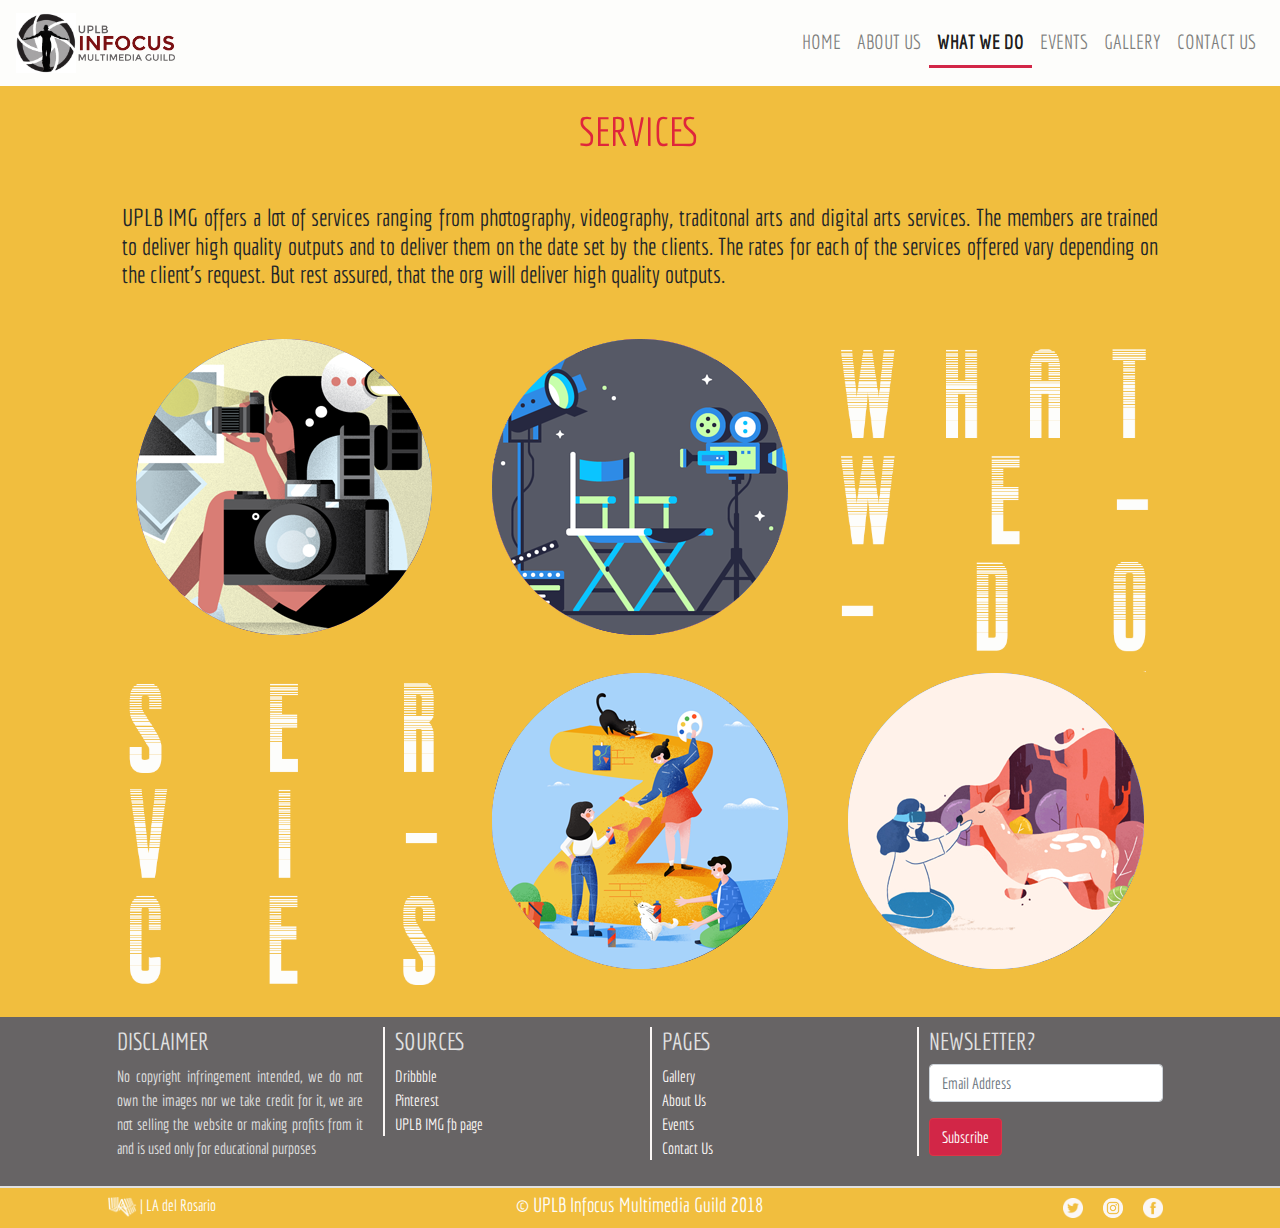
<file: what-we-do.html>
<!DOCTYPE html>
<html>
<head>

	<meta charset="utf-8">
	<meta name="viewport" content="width=device-width, initial-scale=1.0,maximum-scale=1.0">
	<meta http-equiv="X-UA-Compatible" content="IE=Edge">

	<title>UPLB Infocus Multimedia Guild</title>

	<!-- fontawesome -->
	<link rel="stylesheet" href="https://use.fontawesome.com/releases/v5.4.1/css/all.css" integrity="sha384-5sAR7xN1Nv6T6+dT2mhtzEpVJvfS3NScPQTrOxhwjIuvcA67KV2R5Jz6kr4abQsz" crossorigin="anonymous">

	<!-- bootstrap css -->
	<link rel="stylesheet" href="https://maxcdn.bootstrapcdn.com/bootstrap/4.1.3/css/bootstrap.min.css">
	<script src="https://ajax.googleapis.com/ajax/libs/jquery/3.3.1/jquery.min.js"></script>
	<script src="https://cdnjs.cloudflare.com/ajax/libs/popper.js/1.14.3/umd/popper.min.js"></script>
	<script src="https://maxcdn.bootstrapcdn.com/bootstrap/4.1.3/js/bootstrap.min.js"></script>


	<!-- external css -->
	<link rel="stylesheet" type="text/css" href="assets/css/style.css">

	<!-- fabicon -->
	<link rel="icon" type="image/gif/png" href="assets/images/logo-img.png">

	<!-- google fonts -->
	<link href="https://fonts.googleapis.com/css?family=Advent+Pro:300|Economica|Electrolize|Monda|Orbitron" rel="stylesheet">

	<!-- aos animate -->
	<link href="https://unpkg.com/aos@2.3.1/dist/aos.css" rel="stylesheet">
</head>
<body>
	<nav id="navbar" class="navbar navbar-expand-lg navbar-light sticky-top"> <!-- start of nav -->
		<a class="navbar-brand" href="index.html"><img src="assets/images/logo-img.jpg" class="logo-menu"><img src="assets/images/logo-text.png" class="logo-menu-text"></a>

		<button class="navbar-toggler" type="button" data-toggle="collapse" data-target="#navbar-nav">
			<span class="navbar-toggler-icon"></span>
		</button>

		<div id="navbar-nav" class="collapse navbar-collapse">
			<ul class="navbar-nav ml-auto">
				<li class="nav-item">
					<a href="home.html" class="nav-link">HOME</a>
				</li>
				<li class="nav-item">
					<a href="about-us.html" class="nav-link ">ABOUT US</a>
				</li>
				<li class="nav-item">
					<a href="what-we-do.html" class="nav-link active">WHAT WE DO</a>
				</li>
				<li class="nav-item">
					<a href="events.html" class="nav-link">EVENTS</a>
				</li>
				<li class="nav-item">
					<a href="gallery.html" class="nav-link">GALLERY</a>
				</li>
				<li class="nav-item">
					<a href="contact-us.html" class="nav-link">CONTACT US</a>
				</li>
			</ul>
		</div>
	</nav> <!-- end of navbar -->

 	<div class="container-fluid background-solid">
 		<div class="row">
 			<div class="col-lg-10 offset-lg-1 col-md-10 offset-md-1 col-12">
 				<h1 class="text-center red my-2" data-aos="fade-up" data-aos-duration="1500">SERVICES</h1>
 				<h4 class=" text-justify my-5">UPLB IMG offers a lot of services ranging from photography, videography, traditonal arts and digital arts services. The members are trained to deliver high quality outputs and to deliver them on the date set by the clients. The rates for each of the services offered vary depending on the client's request. But rest assured, that the org will deliver high quality outputs.</h4>
				<div class="row my-2">
					<div class="col-lg-4 col-md-4 col-6">
						<a class="what-anchor" href="what-we-do-photog.html">
							<img class="img-fluid" src="assets/images/what-we-do/photog1.png">
								<div class="overlay">
   									 <div class="text">PHOTOGRAPHY</div>
  								</div>
						</a>
					</div>
					<div class="col-lg-4 col-md-4 col-6">
						<a class="what-anchor" href="what-we-do-videog.html">
							<img class="img-fluid" src="assets/images/what-we-do/videog1.png">
							<div class="overlay">
   									 <div class="text">VIDEOGRAPHY</div>
  							</div>
						</a>
					</div>
					<div class="col-lg-4 col-md-4 col-6" data-aos="zoom-in-left" data-aos-duration="1500">
						<img class="img-fluid img-hide" src="assets/images/what-we-do/what.png">
					</div>
				</div>

				<div class="row fill-row my-2">
					<div class="col-lg-4 order-lg-1 col-md-4 order-md-1 col-6 order-3"  data-aos="zoom-in-right" data-aos-duration="1500">
						<img class="img-fluid img-hide" src="assets/images/what-we-do/services.png">
					</div>
					<div class="col-lg-4 order-lg-2 col-md-4 order-md-2 col-6 order-1">
						<a class="what-anchor" href="what-we-do-trad.html">
							<img class="img-fluid" src="assets/images/what-we-do/trad1.png">
							<div class="overlay">
   								<div class="text">TRADITIONAL ARTS</div>
  							</div>
						</a>
					</div>
					<div class="col-lg-4 order-lg-3 col-md-4 order-md-3 col-6 order-2">
						<a class="what-anchor" href="what-we-do-digital.html">
							<img class="img-fluid" src="assets/images/what-we-do/digital1.png">
							<div class="overlay">
   								<div class="text">DIGITAL ARTS</div>
  							</div>
						</a>
					</div>
				</div>
			</div>
		</div>
	</div> <!-- end of fluid container -->

	<!-- start of footer -->
	<footer class="container-fluid px-0 mx-0">

		<div class="row mx-0">
			<div class="col-lg-10 offset-lg-1 col-md-12 col-12">
				<div class="row">
					<div class="col-lg-3 col-md-3 col-3 footer-col">
						
						<h4>DISCLAIMER</h4>
						<p>No copyright infringement intended, we do not own the images nor we take credit for it, we are not selling the website or making profits from it and is used only for educational purposes</p>
						
					</div>
					<div class="col-lg-3 col-md-3 col-3 footer-col">
						<div class="footer-col-1">
						<h4>SOURCES</h4>
						<ul>
							<li><a href="https://dribbble.com/" target="_blank">Dribbble</a></li>
							<li><a href="https://www.pinterest.ph/" target="_blank">Pinterest</a></li>
							<li><a href="https://www.facebook.com/uplbimg" target="_blank">UPLB IMG fb page</a></li>
						</ul>
						</div>
					</div>
					<div class="col-lg-3 col-md-3 col-3  footer-col">
						<div class="footer-col-1">
						<h4>PAGES</h4>
						<ul>
							<li><a href="gallery.html">Gallery</a></li>
							<li><a href="about-us.html">About Us</a></li>
							<li><a href="events.html">Events</a></li>
							<li><a href="contact-us.html">Contact Us</a></li>
						</ul>
						</div>
					</div>
					<div class="col-lg-3 col-md-3 col-3 footer-col">
						<div class="footer-col-1">
						<h4>NEWSLETTER?</h4>
						<form>
						  <div class="form-group">
						    <input type="email" class="form-control" id="exampleInputEmail1" aria-describedby="emailHelp" placeholder="Email Address"> 
						  </div>
						  <!-- <div class="form-group">
						    <input type="text" class="form-control" id="exampleInputPassword1" placeholder="Name">
						  </div> -->
						  	<button type="submit" class="btn  btn-danger mx-auto">Subscribe</button>
						</form>
						</div>
					</div>
				</div>
			</div>
		</div>

		<div class="row last-footer mx-0">
			<div class="col-lg-10 offset-lg-1 col-md-12 col-12">
				<div class="row">
					<div class="col-lg-4 col-md-4 col-4 la-section px-0">
						<a href="https://la-delrosario.github.io/portfolio01/" target="_blank"><img src="assets/images/social-media/logo.png" class="LA-logo"> | LA del Rosario</a>
					</div>
					<div class="col-lg-4 col-md-4 col-4 copyright-section text-center">
						<h5 class="text-center">&copy; UPLB Infocus Multimedia Guild 2018</h5>
					</div>
					<div class="col-lg-4 col-md-4 col-4 px-0">
						<a href="https://www.facebook.com/uplbimg" target="_blank"><img src="assets/images/social-media/fb-logo.png" class="socials-footer"></a>
						<a href="https://www.instagram.com/uplbimg/" target="_blank"><img src="assets/images/social-media/instagram-logo.png" class="socials-footer"></a>
						<a href="https://twitter.com/uplbimg" target="_blank"><img src="assets/images/social-media/twitter-logo.png" class="socials-footer"></a>
					</div>
				</div>
			</div>
		</div>
	</footer>			
	
	<!-- aos animate -->
	<script src="https://unpkg.com/aos@next/dist/aos.js"></script>
  	<script>
    	AOS.init();
  	</script>
</body>
</html>
</file>
<file: assets/css/style.css>
*{
	margin: 0;
	padding: 0;
	box-sizing: border-box;
	font-family: 'Economica', sans-serif;
}
.LA-logo:hover{
	color: #df263b;
}

.socials-footer:hover{
	padding: 1%;
	border-bottom: 1px solid #df263b;
}
textarea:focus,
input[type="text"]:focus,
input[type="password"]:focus,
input[type="datetime"]:focus,
input[type="datetime-local"]:focus,
input[type="date"]:focus,
input[type="month"]:focus,
input[type="time"]:focus,
input[type="week"]:focus,
input[type="number"]:focus,
input[type="email"]:focus,
input[type="url"]:focus,
input[type="search"]:focus,
input[type="tel"]:focus,
input[type="color"]:focus,
.uneditable-input:focus {  
  border-color: #df263b;
  box-shadow: 0 1px 1px rgba(0, 0, 0, 0.075) inset, 0 0 8px rgba(223, 38, 59, 0.6);
  outline: 0 none;
}


/*index.html*/
.index-body{
	background-image: url(../images/contact/index-lg.png);
	background-position: center;
    background-repeat: no-repeat;
    background-size: cover;
}

.left-side{
	height: 100vh;
	color: #CD2945;
}

.welcome-content{
	margin-top: 20%;
	margin-left: 15%;
}

.jumbotron{
	background-color: #f1be3e;			/*mustard yellow*/
}

.welcome-content .jumbotron p{
	color: #231F20;
}


.landing-image{
	margin-top: 10%;
	height: 90%;
}

.landing-image-mobile{
	display: none;
}

/*home.html*/

.home-main{
	height: 92vh;
	background-color: #f1be3e;
}
.home-footer{
	background-color: #f1be3e;
}
.logo-menu{
	width: 60px;
}

.logo-menu-text{
	width: 100px;
}

.navbar{
	width: 100%;
	background-color: #fdfdfb; /*off white*/
}

.home-content{
	width: 100%;
	
	background-color: #f1be3e; /*mustard yellow*/
}

.carousel-item{
	height: 400px;
}

.car-content{
	text-align: center;
	margin-top: 30%;
}

.carousel-indicators li {
    display: inline-block;
    width: 10px;
    height: 10px;
    margin: 10px;
    text-indent: 0;
    cursor: pointer;
    border: none;
    border-radius: 50%;
    background-color: #FBF7F6;	/*gray*/
   /* box-shadow: inset 1px 1px 1px 1px rgba(0,0,0,0.5); */   
}
.carousel-indicators .active {
    width: 10px;
    height: 10px;
    margin: 10px;
    background-color: #D22647;	/*deep red*/
}

.carousel-indicators{
	margin-top: 100px;
	/*bottom: -100px;*/
}

.home-text{
	margin-top: 30%;
}

.home-text h1{
	font-size: 100px;
	font-family: 'Advent Pro', sans-serif;
	color: #D22647;
}

.home-text h2{
	font-size: 50px;
	font-family: 'Advent Pro', sans-serif;
}

.home-text p{
	text-align: justify;

}

.nav-item{
	font-family: 'Advent Pro', sans-serif;
	font-size: 20px;
}

.socials{
	width: 40px;
	margin: 12px;
}

.nav-item a{
	color: #241E20;
}
.nav-item:hover{
	border-bottom: 3px solid #D22647;
	color: white;
}

.active:hover{
	border-bottom: 0px;
	color: white;
}

.nav-item .nav-link:hover{
	color: #f1be3e;
}

.active{
	font-weight: bold;
	border-bottom: 3px solid #D22647;
}
/*end of home.html*/

/*contact-us.html*/
.header-section{
	background-color: #f1be3e;
}

.contact-image{
	padding: 10px;
	float: right;	
}

.form-and-maps{
	margin-top:20px;
	margin-bottom: 20px;
}

label{ 
	color: #D22647;
	font-weight: bold;
}

.header-contact-text h1{
	color: #D22647;
}

.header-contact-text{
	margin-top: 10%;
}

.btn-danger{
	background-color: #D22647;
}

footer{
	width: 100%;
	background-color: #676465;
	text-align: justify;
	/*text-align-last: left;*/
	color: #e1e1e1;
}
a{
	color: #fbf7f5;
}
ul{
	list-style: none;
}
a:hover{
	color:#df263b;
}
.last-footer{
	width: 100%;
	border-top: 2px solid #e1e1e1;
	background-color: #f1be3e;
}

.LA-logo{
	width: 30px;
}

.la-section, .copyright-section{
	padding-top: 5px;

}

.copyright-section h6{
	font-weight: bold;
}

.socials-footer{
	float: right;
	width: 20px;
	margin: 10px;
}

.socials-header{
	float: right;
	font-size: 20px;
}

li {
	text-decoration: none;
	color: white;
}
.la-section a{
	color: #fdfdfb;
}
.footer-col{
	padding: 10px;
}

.footer-col-1{
	border-left: 2px solid #fbf7f5;
	padding-left: 10px;
}

.copyright-section{
	color: #fdfdfb;

}
/*end of contact-us.html*/

/*start of about-us.html*/
.main-background{
	background-image: url(../images/background-lg.png);
	background-position: center;
    background-repeat: no-repeat;
    background-size: cover;
}
.about-us{
	width: 100%;
	/*background-color: #fdfdfb;*/
	text-align: justify;
	padding-top: 2%;
}

.mission-vision{
	width: 100%;
	/*background-color: #fdfdfb;*/
	text-align: justify;
	padding-top: 20px;
	
}

.mission-vision h1{
	text-align: center;
	color: #df263b;
}
/*end of about-us.html*/

/*start of what-we-do.html*/
.background-solid{
	background-color: #f1be3e;
	text-align: center;
	padding-top: 1%;
	padding-bottom: 1%;
}

.overlay {
  position: absolute;
  top: 0;
  bottom: 0;
  left: 0;
  right: 0;
  width: 100%;
 
  opacity: 0;
  transition: 1s ease;
  background-color: #DF263B;
  border-radius: 50%;
}

.what-anchor:hover .overlay {
  opacity: 1;
}

.text {
  color: white;
  font-size: 35px;
  position: absolute;
  top: 50%;
  left: 50%;
  -webkit-transform: translate(-50%, -50%);
  -ms-transform: translate(-50%, -50%);
  transform: translate(-50%, -50%);
  text-align: center;
}


.text-sm{
  color: white;
  font-size: 10px;
  position: absolute;
  top: 50%;
  left: 50%;
  -webkit-transform: translate(-50%, -50%);
  -ms-transform: translate(-50%, -50%);
  transform: translate(-50%, -50%);
  text-align: center;
}


/*end of what-we-do.html*/
/*start of gallery*/
.images{
	height: 250px;
	padding: 10px;
}

.card{
	border-color: #95efe5;
	margin-bottom: 10px;
	background-color:#fbf7f5;
	color: #676465;
}

.gallery-header-text{
	color:#676465;
}

.card:hover{
	border-color: #676465;
	background-color: #95efe5;
	color: #df263b;
}

.images{
	padding: 0px;
}

.img-circle{
	border-radius: 50%;
	padding: 1%;
}

/*end of gallery*/

/*start of what-we-do.html*/
.what-we-do-main{
	width: 100%;
	padding: 3%;
}

.what-we-do-main:hover{
	transform: scale(1.05);
}

/*end of what-we-do.html*/



/*start of events.html*/
.header-section-events{
	width: 100%;
	background-color: #f1be3e;
	text-align: center;
}

.events-header-image{
	margin: 0 auto;
	margin-top: -10%;
	margin-bottom: 2%;
	width: 820px;
}

.red{
	color:#df263b;
}

.pagination>li>a, .pagination>li>span { 
	border-radius: 30% !important;
	margin: 0 5px;
	background-color: #f1be3e;
}

.pagination	{
	margin: 1%;
}

/*end of events.html*/



/* Mobile Styles */
@media only screen and (max-width: 414px) {
/*start of index.html*/
	.welcome-content{
		margin-top: 5%;
		margin-left: 2%;
	}

	.index-body{
		background-image: url(../images/contact/index-sm.png);
		background-position: center;
	    background-repeat: no-repeat;
	    background-size: cover;
	}
	.jumbotron{
		text-align: center;
		text-align-last: center;
		padding: 0;
	}
	.jumbotron h1{
		font-size:20px;
	}

	.jumbotron p{
		font-size: 10px;
	}

	.my-4{
		margin: -10px;
	}
/*end of index.html*/

/*start of footer*/
	.footer-col h4{
		font-size: 12px;
	}

	.footer-col p,a{
		font-size: 8px;
	}

	.copyright-section h5{
		font-size: 8px;
	}

	.LA-logo{
		width: 10px;
		margin: 5px;
	}

	.btn{
		font-size: 10px;
		padding: 3px;
	}

	.form-control{
		width: 100%;
		height: 20px;
		font-size: 8px;
		padding: 0px;
	}
	.socials-footer{
		width: 10px;
		margin-top: 12px;
		margin-left: 5px;
	}
/*end of footer*/
/*start of home.html*/
	.home-text{
		margin-top: 1%;
	}
	.home-content{
		width: 100%;
		height: 50%;
		background-color: #f1be3e; /*cerulean*/
	}
	.car-content{
		margin-top: 20%;
	}
	.carousel-item{
		height: 200px;
	}
	.carousel-indicators{
		bottom: 0px;
	}

	.home-text, .home-footer{
		text-align: center;
		text-align-last: center;
	}

	.home-text h1{
		font-size: 40px;
	}
	.home-text h2{
		font-size: 30px;

	}
/*end of home.html*/

/*start of about-us.html*/
	.main-background{
		background-image: url(../images/background-sm.png);
		background-position: center;
	    background-repeat: no-repeat;
	    background-size: cover;
	}

	.header-contact-text{
		text-align: center;
	}

	.img-team{
		width: 50px;
		height: 50px;
	}
/*end of about-us.html*/

/*start of what-we-do.html*/
	.img-hide{
		display: none;
	}
/*end of what to do.html*/

/*start of events.html*/
	.event-content h1{
		text-align: center;
	}
	.event-content p{
		font-size: 10px;
	}

/*end of events.html*/

/*start of gallery.html*/
	.img-mobile{
		width: 100px;
		height: 100px;
		text-align: center;
	}
/*end of gallery.html*/
}


.disable-hover{
	pointer-events: none;
	display: inline-block;
}
	

/* Tablet Styles */
@media only screen and (min-width: 415px) and (max-width: 960px) {
/*start of index.html*/
	.welcome-content{
		margin-top: 20%;
		margin-left: 2%;
	}

	.index-body{
		background-image: url(../images/contact/index-md.png);
		background-position: center;
	    background-repeat: no-repeat;
	    background-size: cover;
	}

/*end of index.html*/
	
/* start of footer*/
	.footer-col h4{
		font-size: 18px;
	}

	.footer-col p,a{
		font-size: 12px;
	}

	.copyright-section h5{
		font-size: 14px;
	}
/*end of footer*/

/*start of home.html*/
	.home-text{
		margin-top: 1%;
	}
	.home-content{
		width: 100%;
		height: 50%;
		background-color: #f1be3e; /*cerulean*/

	}
	.car-content{
		text-align: center;
		margin-top: 10%;
	}
	.carousel-item{
		height: 500px;
	}
	.carousel-indicators{
		bottom: 0px;
	}

	.home-text, .home-footer{
		text-align: center;
	}
	.home-text p{
		text-align-last: center
	}
/*end of home.html*/

/*start of what-we-do.html*/
	.fill-row{
		padding-bottom: 10%;
	}
/*end of what-we-do.html*/


/*start of about-us.html*/
	.main-background{
		background-image: url(../images/background-md.png);
		background-position: center;
	    background-repeat: no-repeat;
	    background-size: cover;
	}
/*end of about-us.html*/

/*start of events.html*/
	.event-content p{
		font-size: 10px;
	}

/*end of events.html*/
}


/* Desktop Styles */
@media only screen and (min-width: 961px) {
  
  
}
</file>
